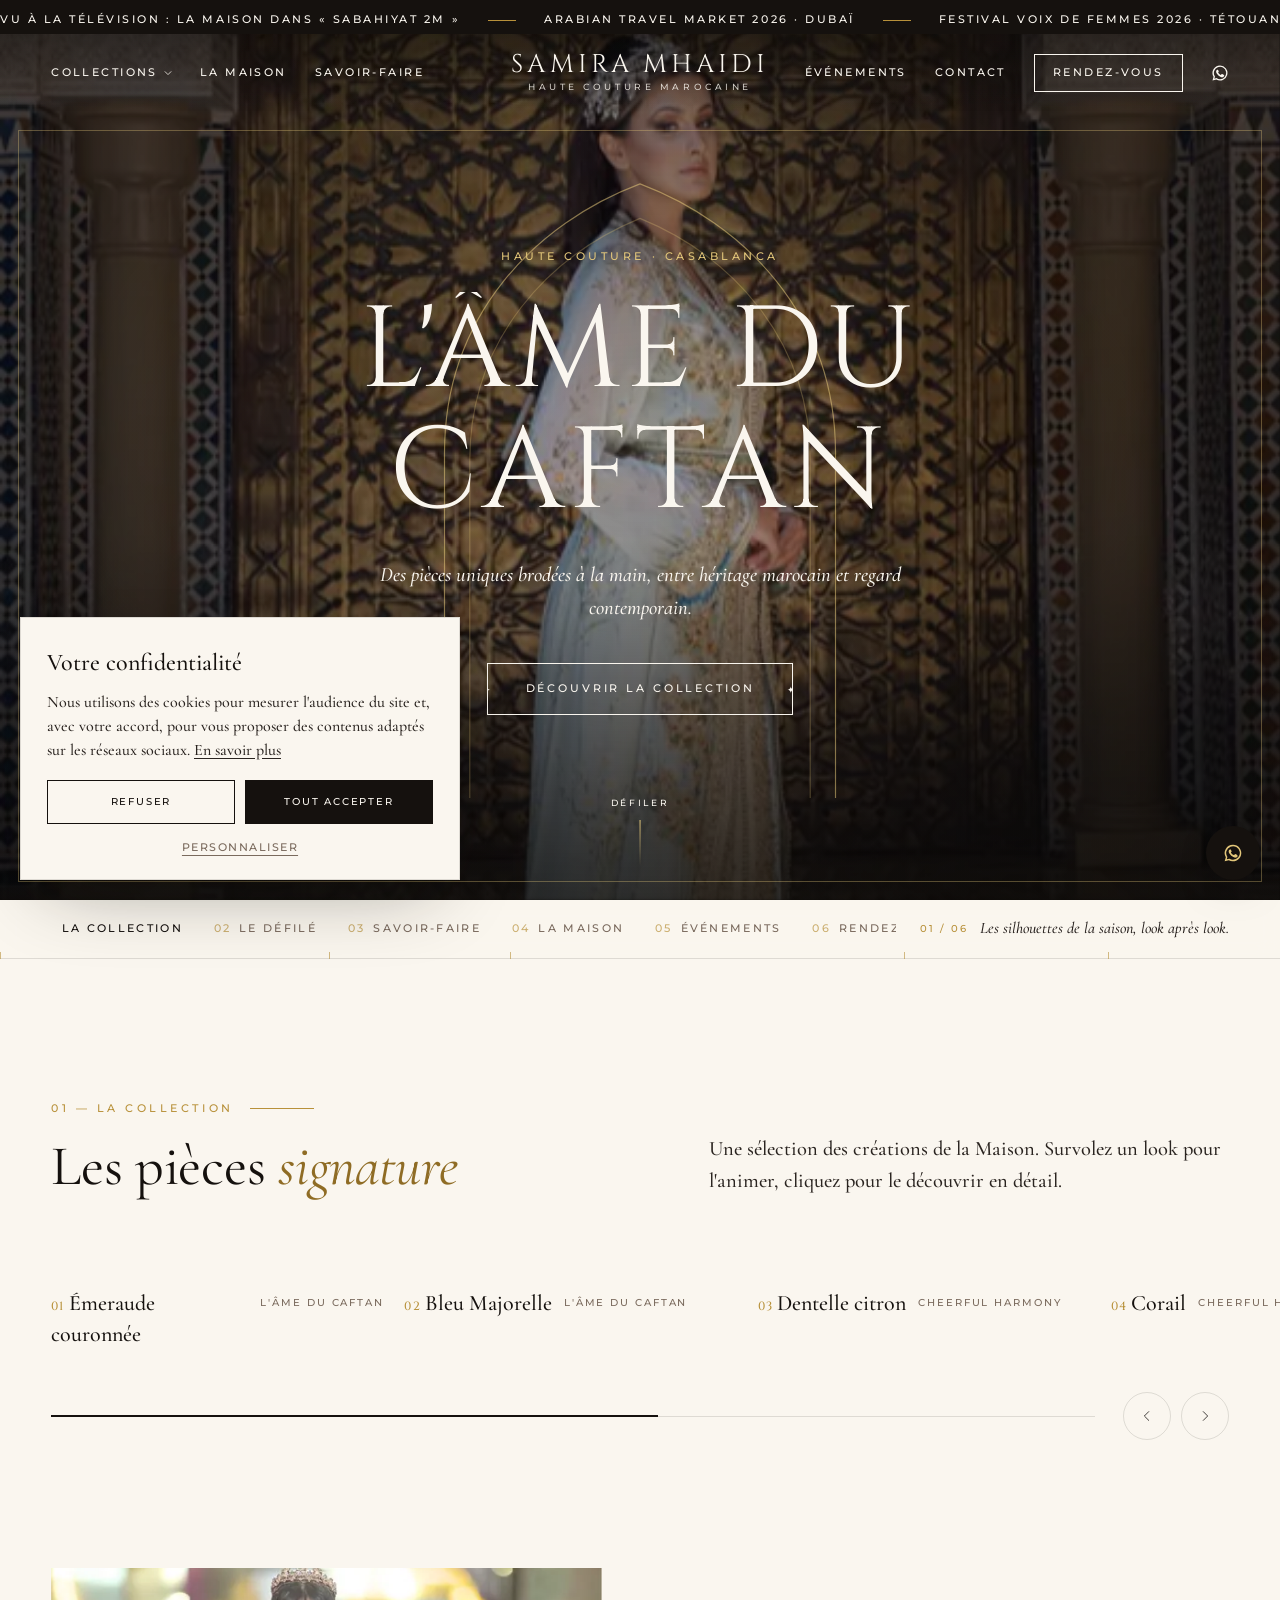
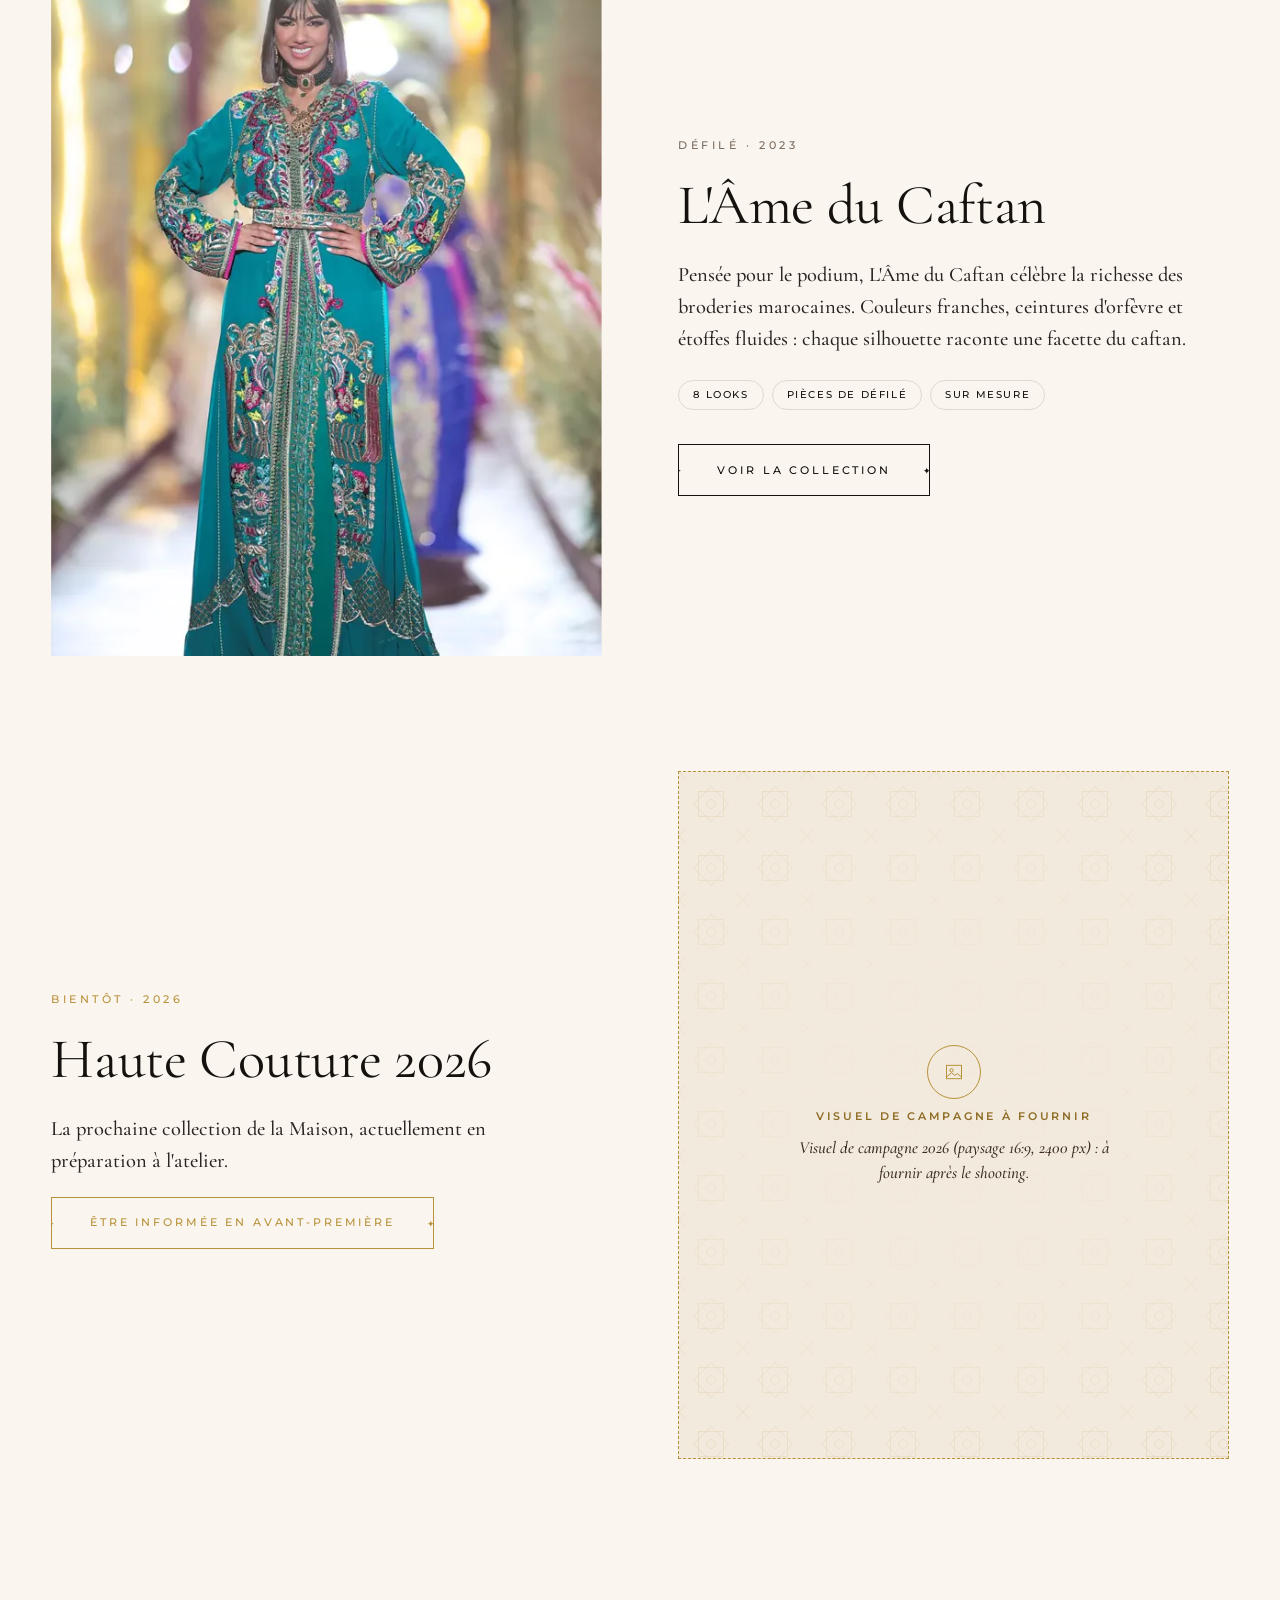
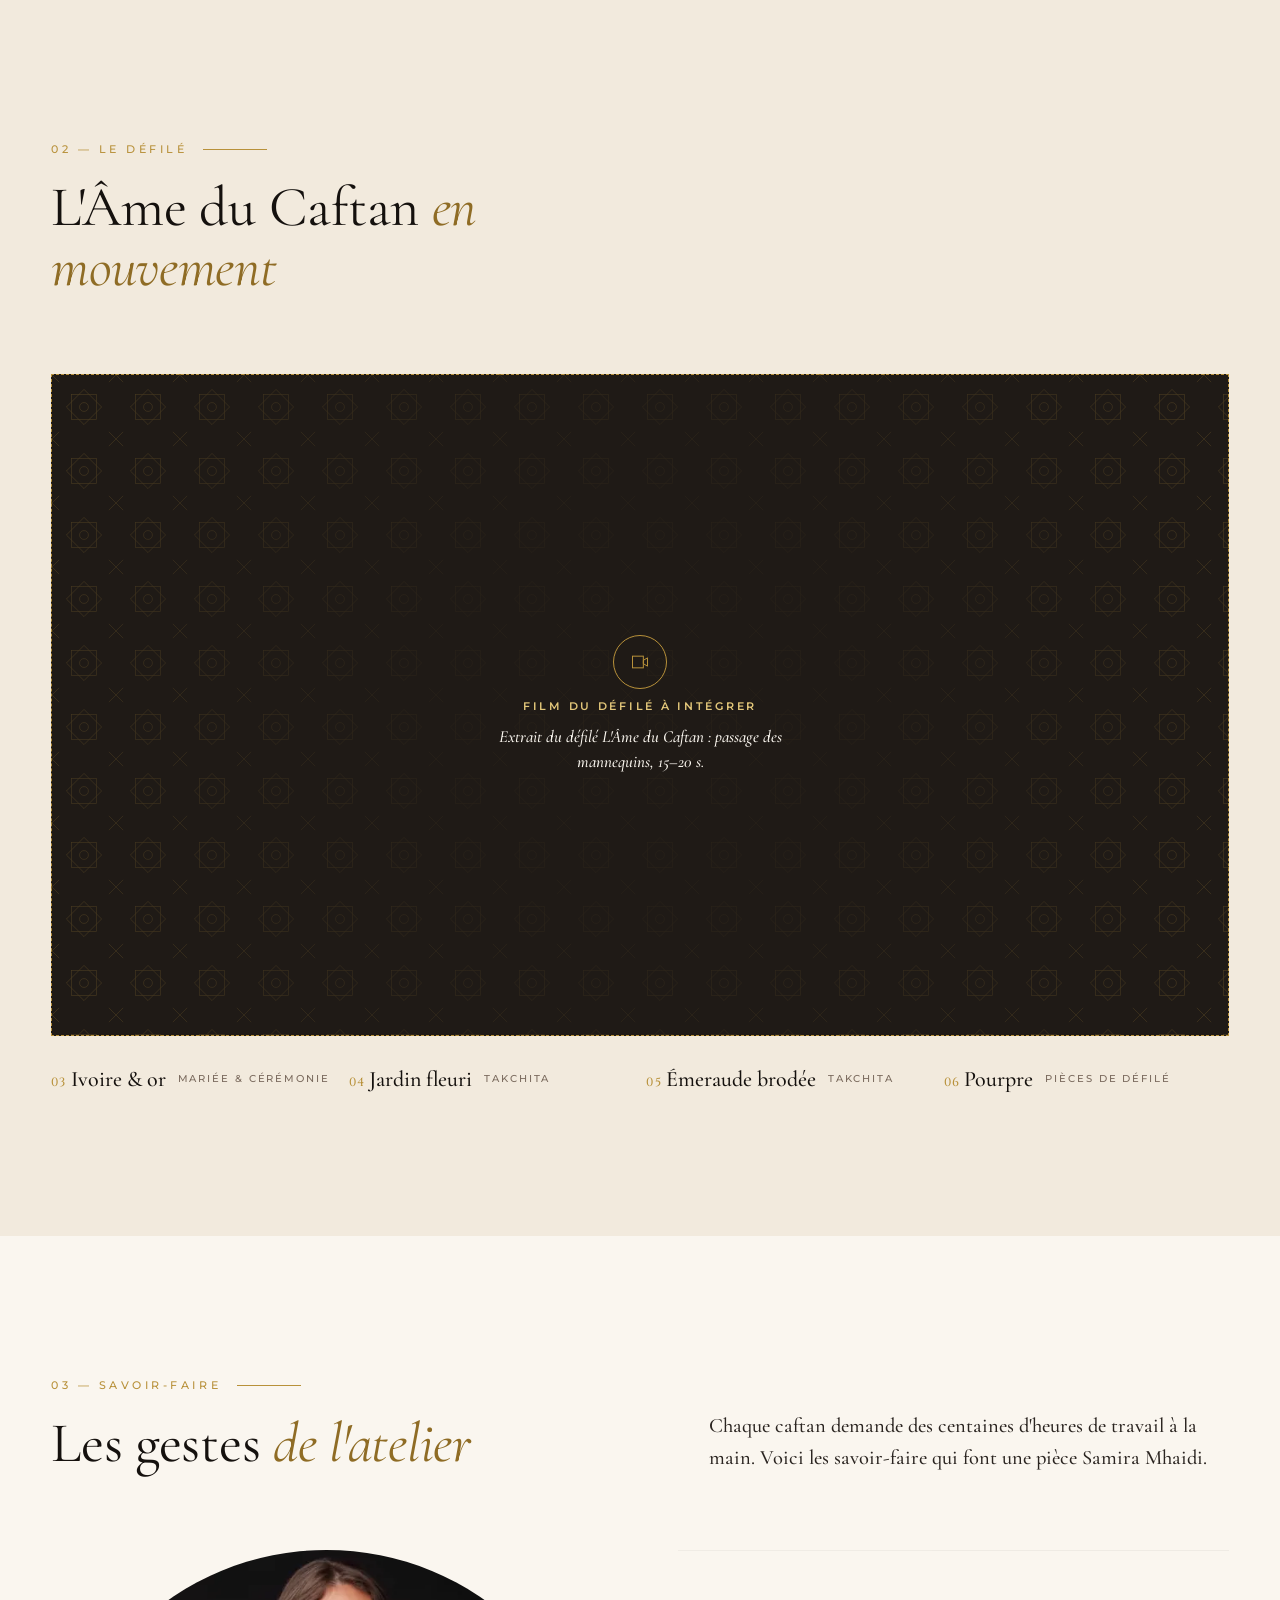
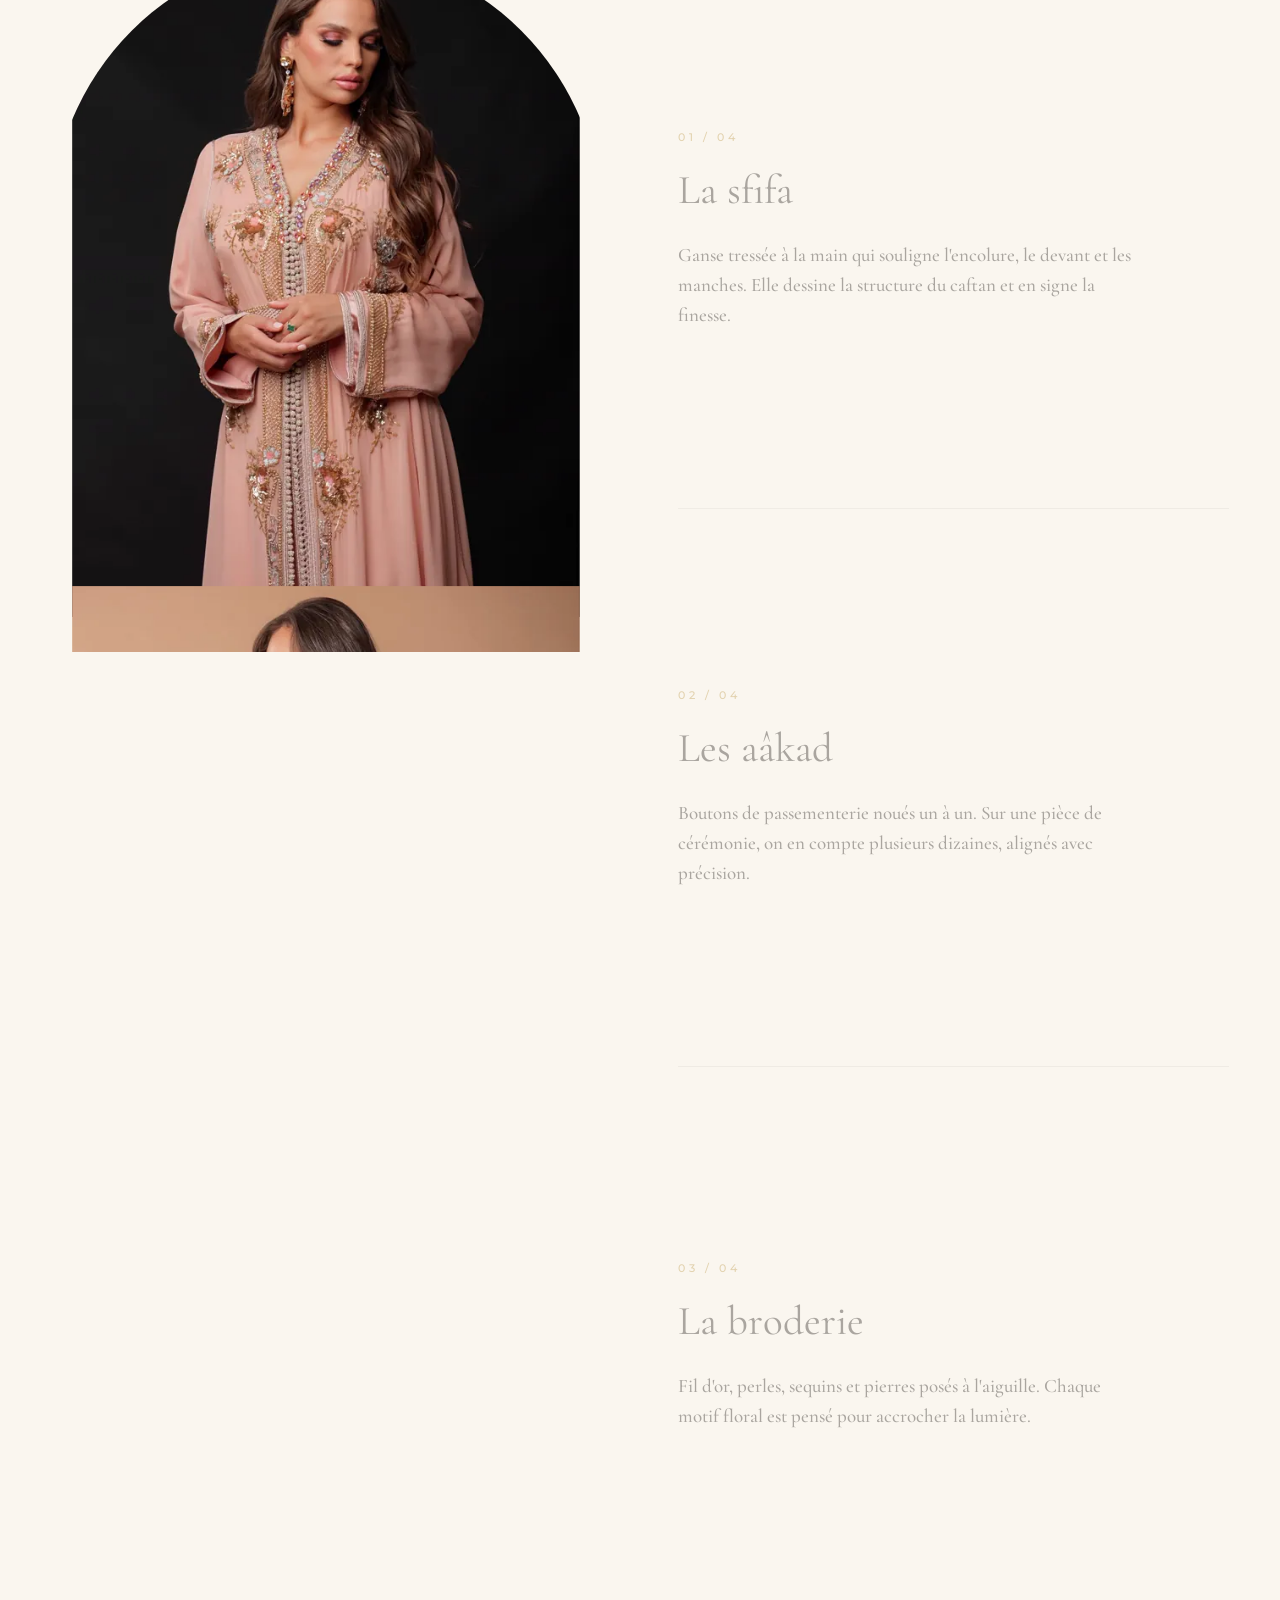
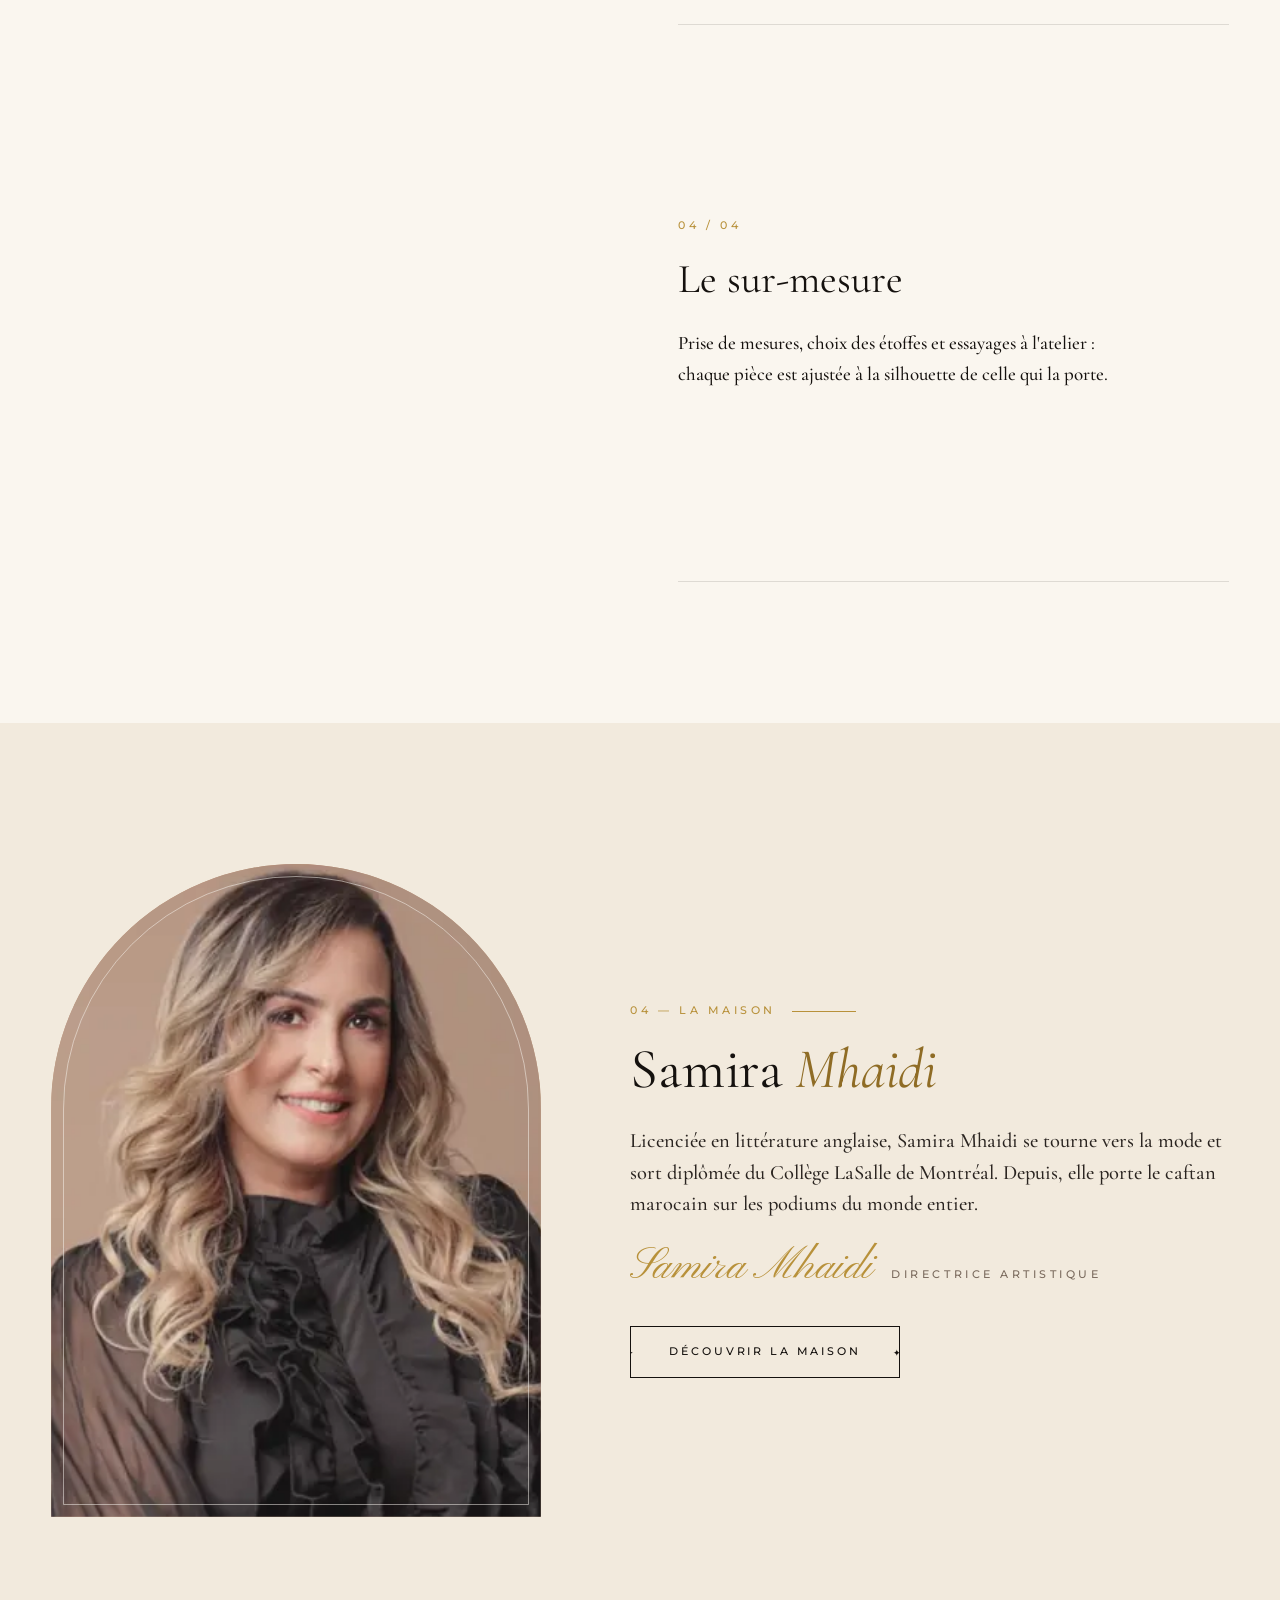
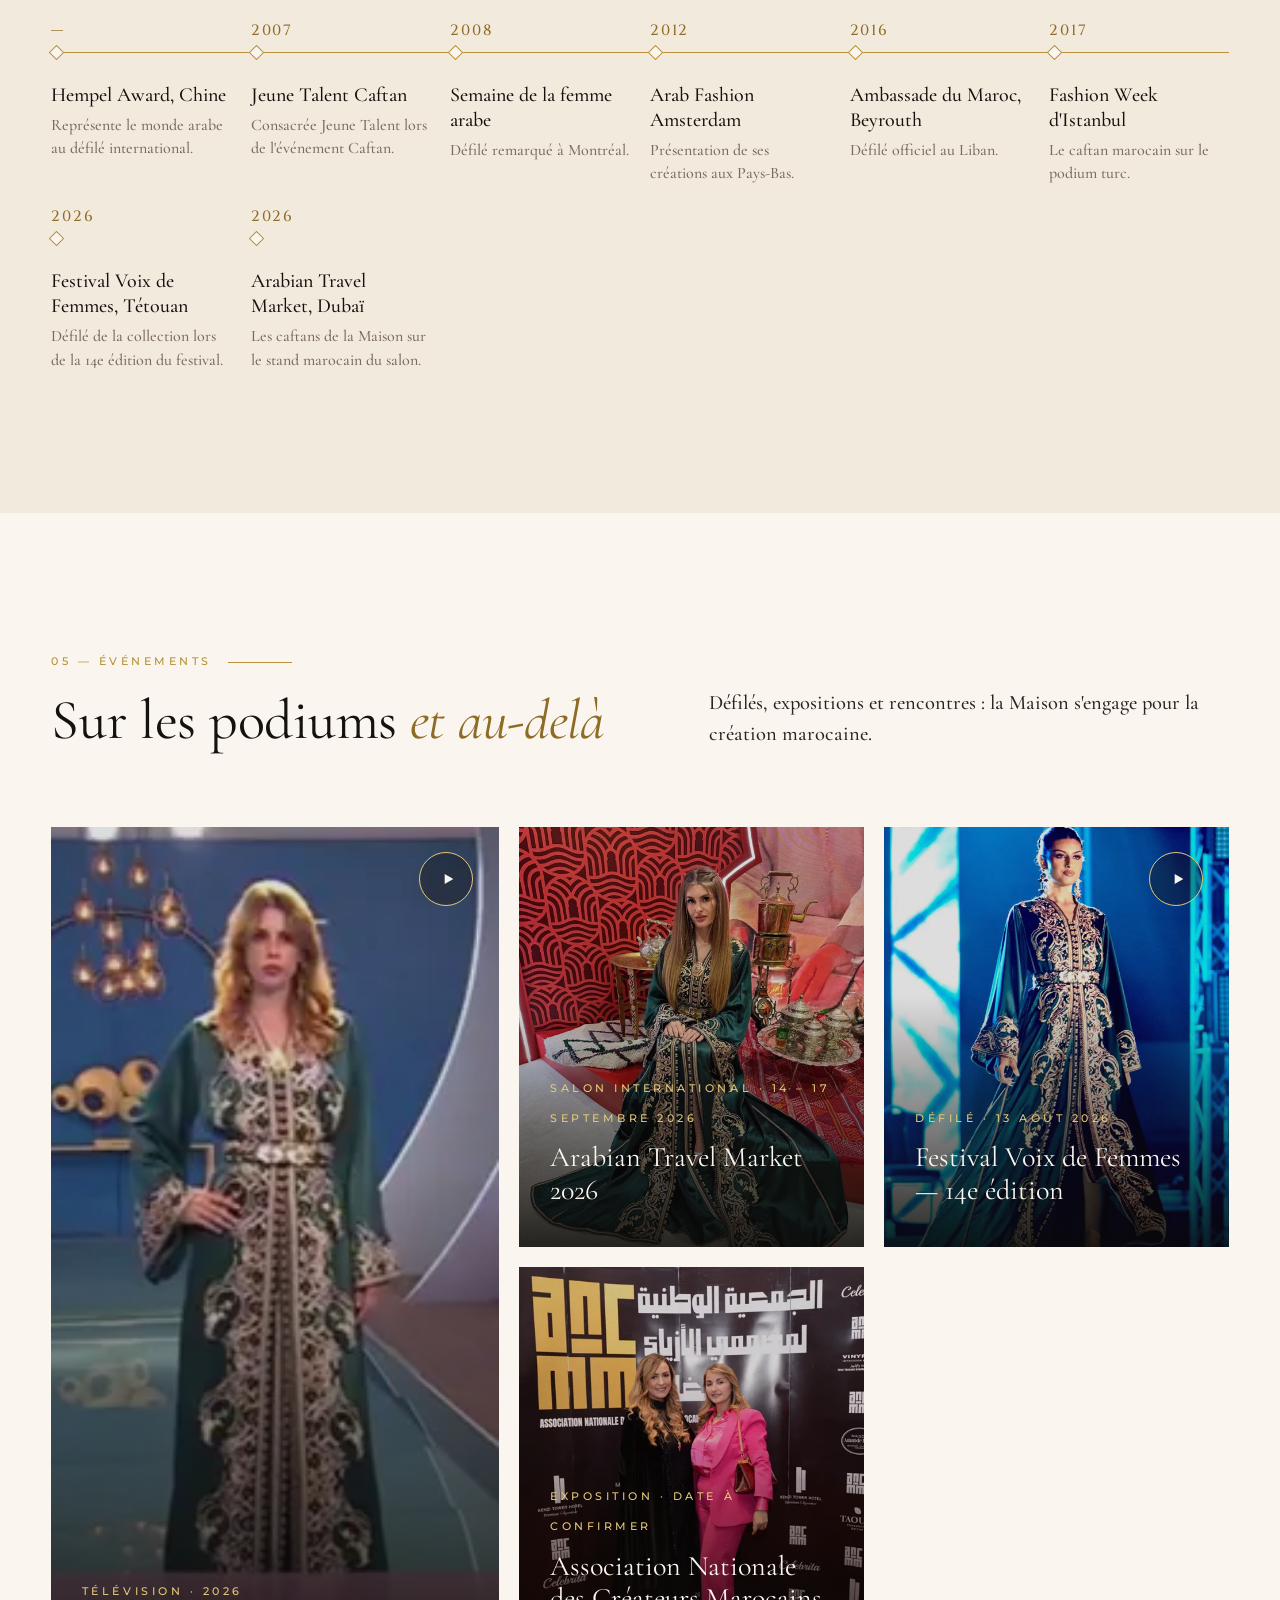
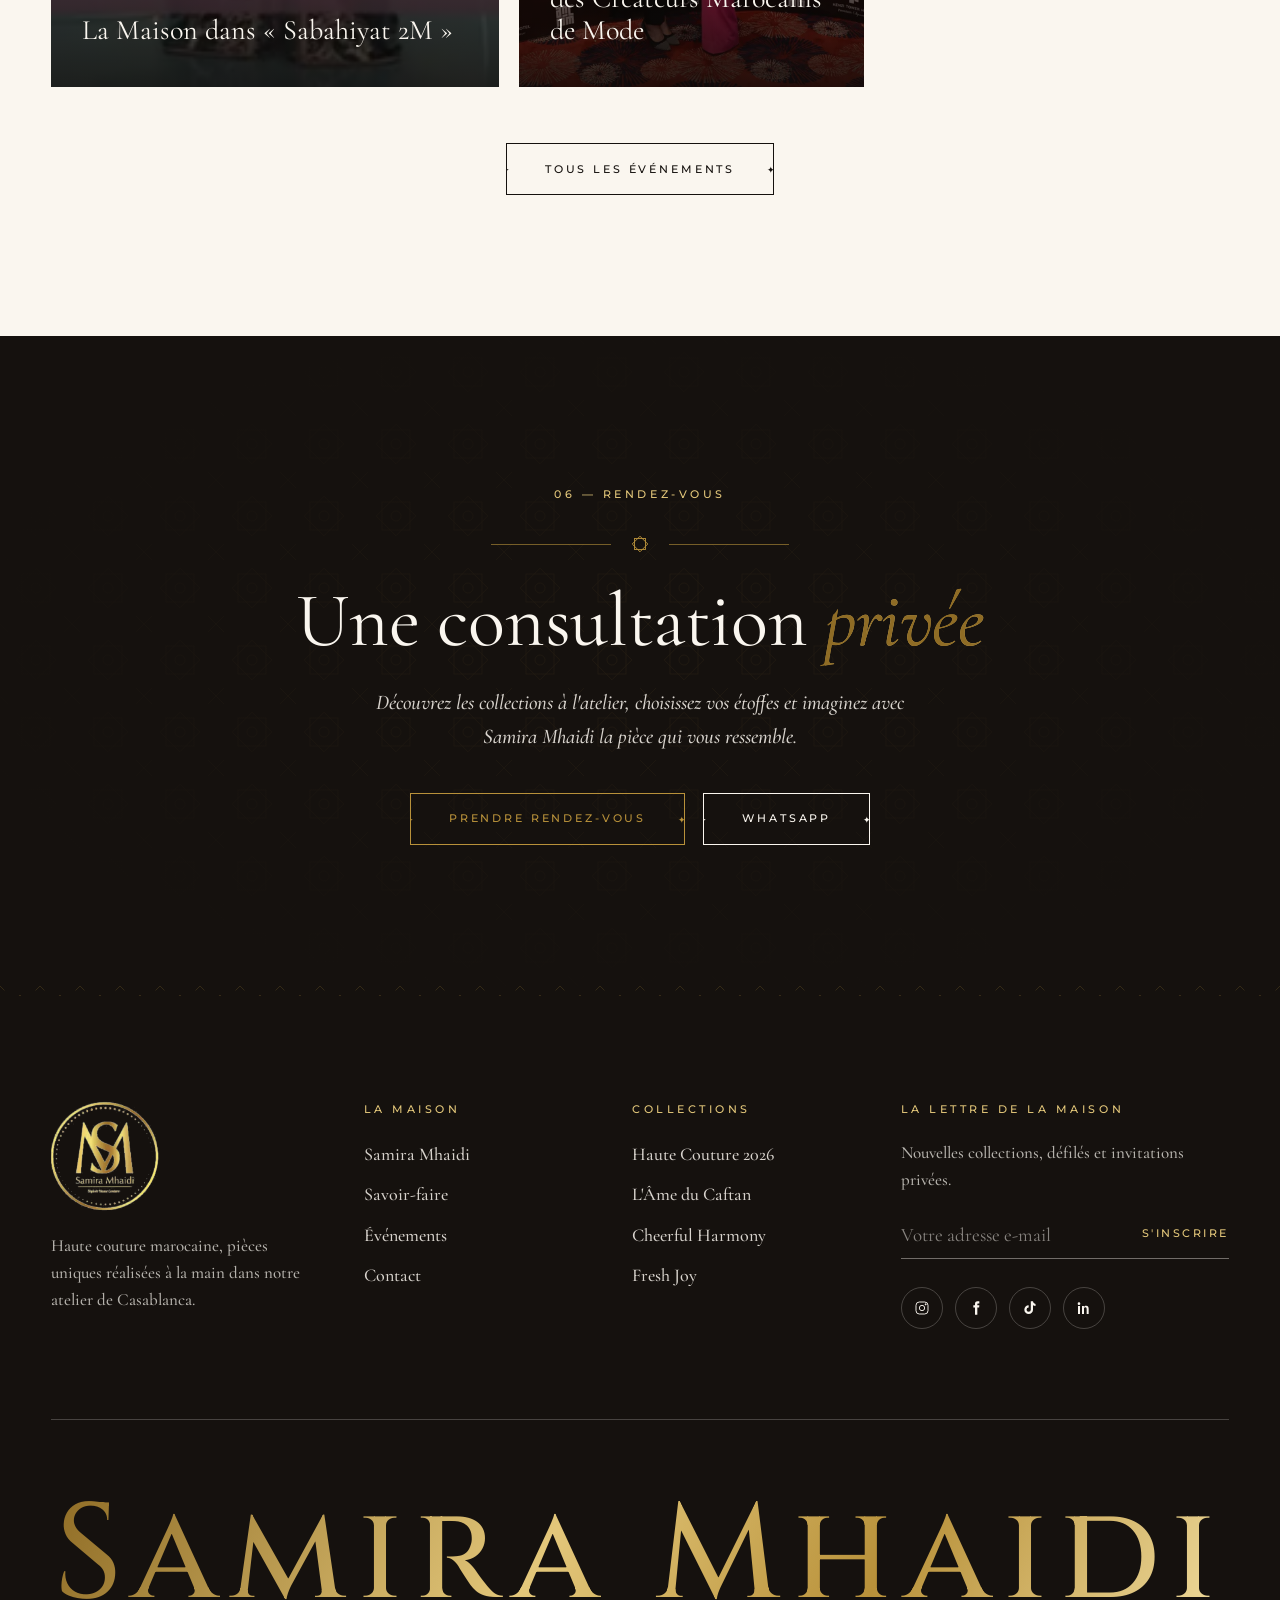
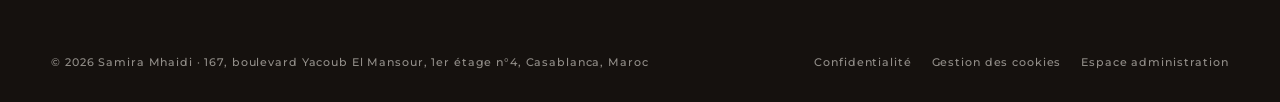
<file: index.html>
<!doctype html>
<html lang="fr">
<head>
  <meta charset="utf-8">
  <meta name="viewport" content="width=device-width, initial-scale=1">
  <title>Samira Mhaidi — Haute Couture Marocaine · Caftans sur mesure à Casablanca</title>
  <meta name="description" content="Maison de haute couture marocaine fondée par Samira Mhaidi. Caftans et takchitas brodés à la main, pièces uniques sur mesure dans notre atelier de Casablanca.">
  <meta property="og:type" content="website">
  <meta property="og:title" content="Samira Mhaidi — Haute Couture Marocaine">
  <meta property="og:description" content="Caftans et takchitas brodés à la main, pièces uniques sur mesure à Casablanca.">
  <meta property="og:image" content="assets/img/hero-porte-doree.jpg">
  <meta name="theme-color" content="#15110e">
  <link rel="icon" type="image/png" href="assets/img/favicon.png">
  <link rel="preconnect" href="https://fonts.googleapis.com">
  <link rel="preconnect" href="https://fonts.gstatic.com" crossorigin>
  <link href="https://fonts.googleapis.com/css2?family=Cinzel:wght@400;500&family=Cormorant+Garamond:ital,wght@0,400;0,500;0,600;1,400;1,500&family=Montserrat:wght@400;500;600&family=Pinyon+Script&display=swap" rel="stylesheet">
  <link rel="stylesheet" href="assets/css/site.css">
  <script>try{if(sessionStorage.getItem("sm_loaded"))document.documentElement.classList.add("no-loader")}catch(e){}</script>
  <script defer src="assets/js/config.js"></script>
  <script defer src="assets/js/seed.js"></script>
  <script defer src="assets/js/store.js"></script>
  <script defer src="assets/js/site.js"></script>
  <script type="application/ld+json">
  {"@context":"https://schema.org","@type":"ClothingStore","name":"Samira Mhaidi","description":"Maison de haute couture marocaine : caftans et takchitas brodés à la main, sur mesure.","image":"assets/img/hero-porte-doree.jpg","telephone":"+212663015289","email":"samira.mhaidi@gmail.com","address":{"@type":"PostalAddress","streetAddress":"167, boulevard Yacoub El Mansour, 1er étage n°4","addressLocality":"Casablanca","postalCode":"20250","addressCountry":"MA"},"founder":{"@type":"Person","name":"Samira Mhaidi","jobTitle":"Directrice artistique"}}
  </script>
</head>
<body data-page="home">
  <div class="loader" aria-hidden="true"><div class="loader__in"><img src="assets/img/logo-sm-cercle.webp" alt=""><div class="loader__bar"><i></i></div></div></div>

  <main id="main">
    <section class="hero" data-bind="hero" aria-label="Ouverture"></section>

    <nav class="chapters" aria-label="Chapitres de la page">
      <div class="wrap chapters__inner">
        <ul class="chapters__list"></ul>
        <div class="chapters__now"><span class="chapters__count"></span><span class="chapters__text"></span></div>
      </div>
      <div class="chapters__progress"><i></i></div>
      <div class="chapters__ticks"></div>
    </nav>

    <section class="section" id="collection" data-bind="collection"></section>
    <section class="section section--sand" id="defile" data-bind="defile"></section>
    <section class="section" id="savoir-faire" data-bind="savoir-faire"></section>
    <section class="section section--sand" id="maison" data-bind="maison"></section>
    <section class="section" id="evenements" data-bind="evenements"></section>
    <section class="section rdv" id="rendez-vous" data-bind="rendez-vous"></section>
  </main>

  <noscript><p style="padding:120px 24px;text-align:center">Ce site nécessite JavaScript pour afficher les collections.</p></noscript>
</body>
</html>
</file>
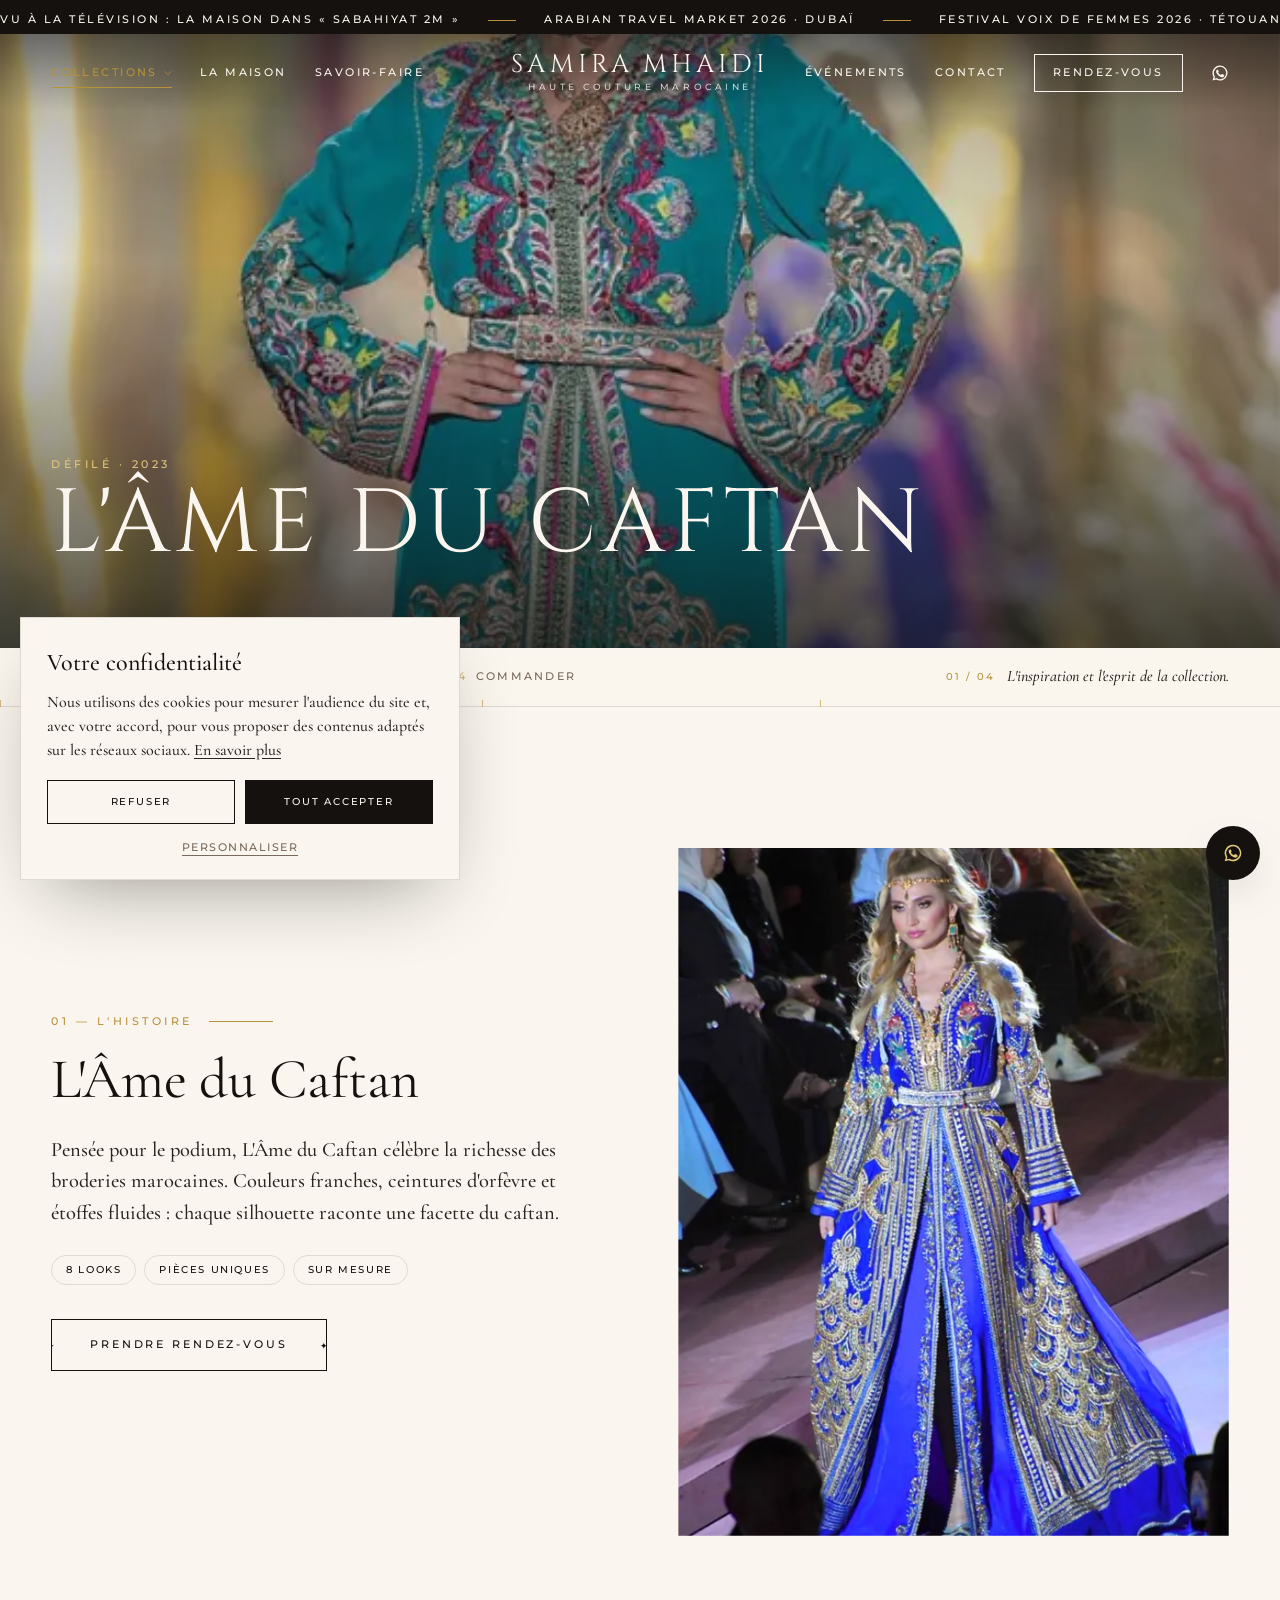
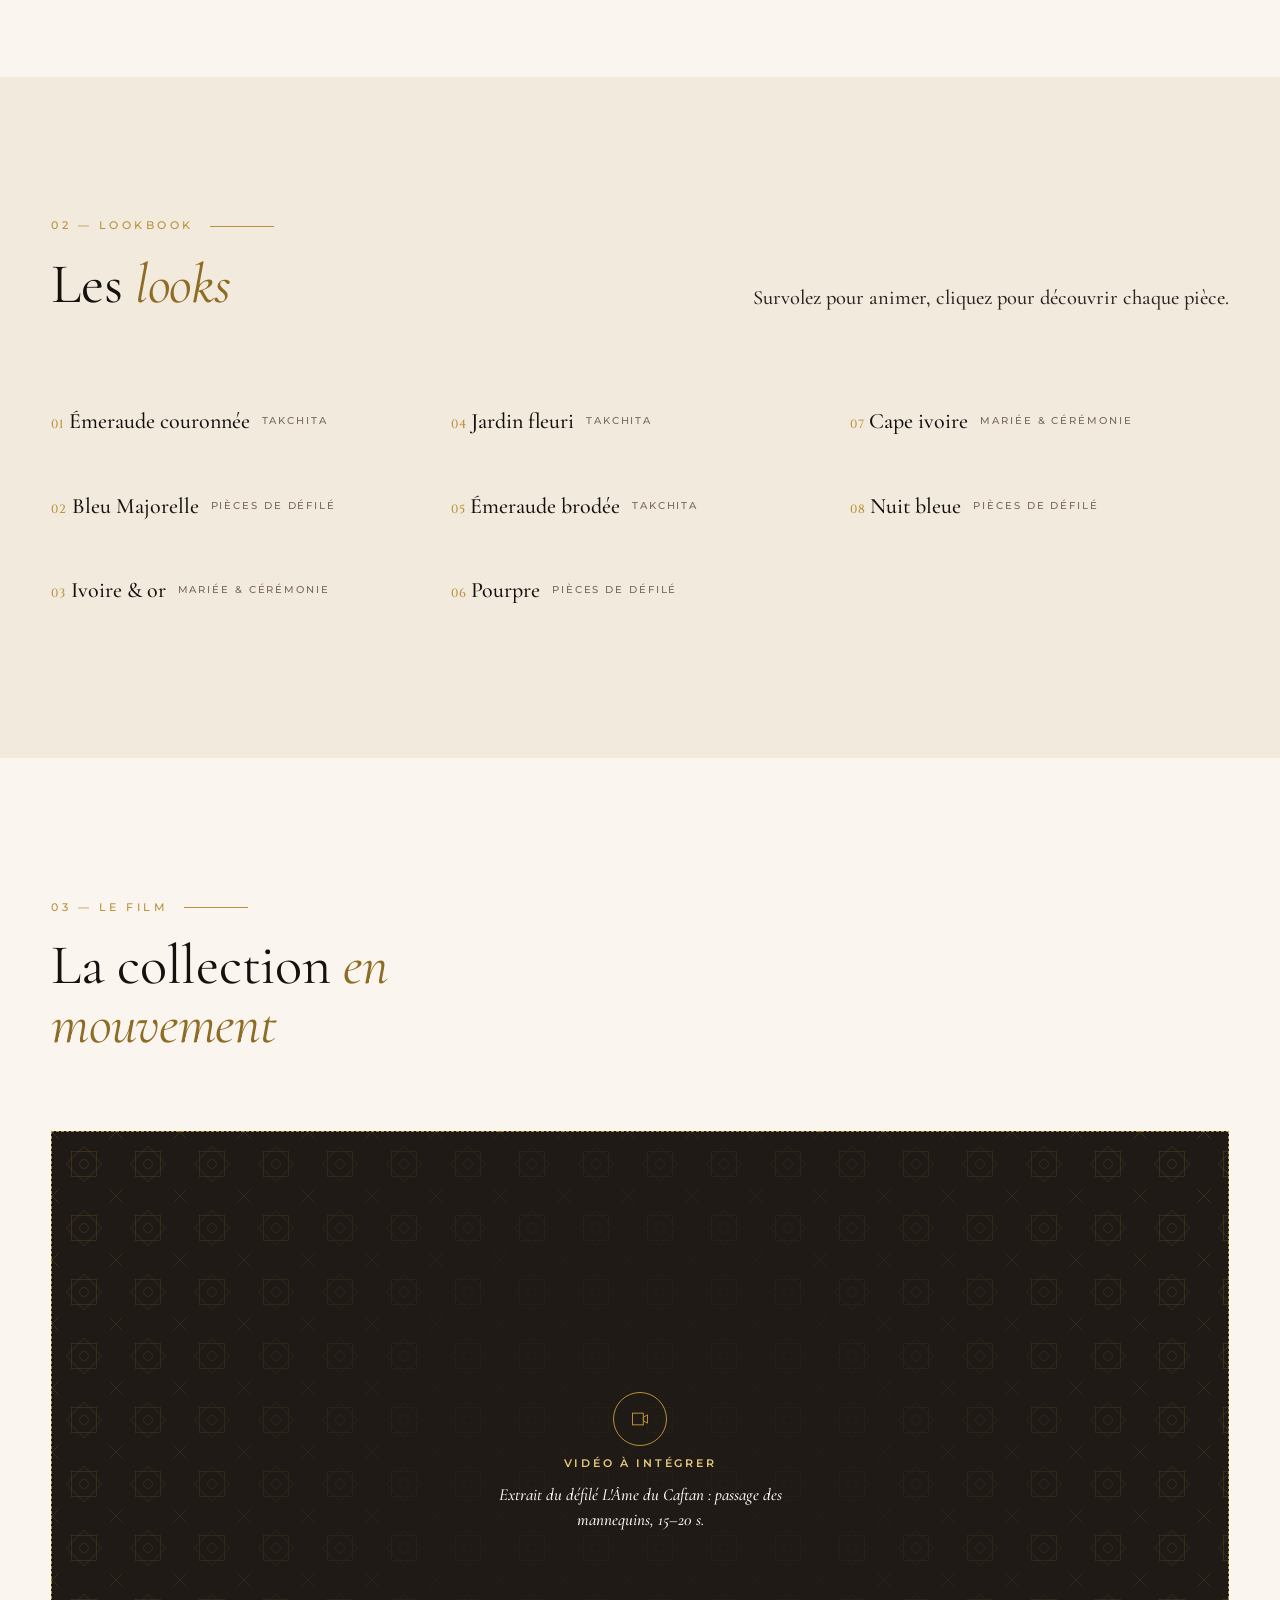
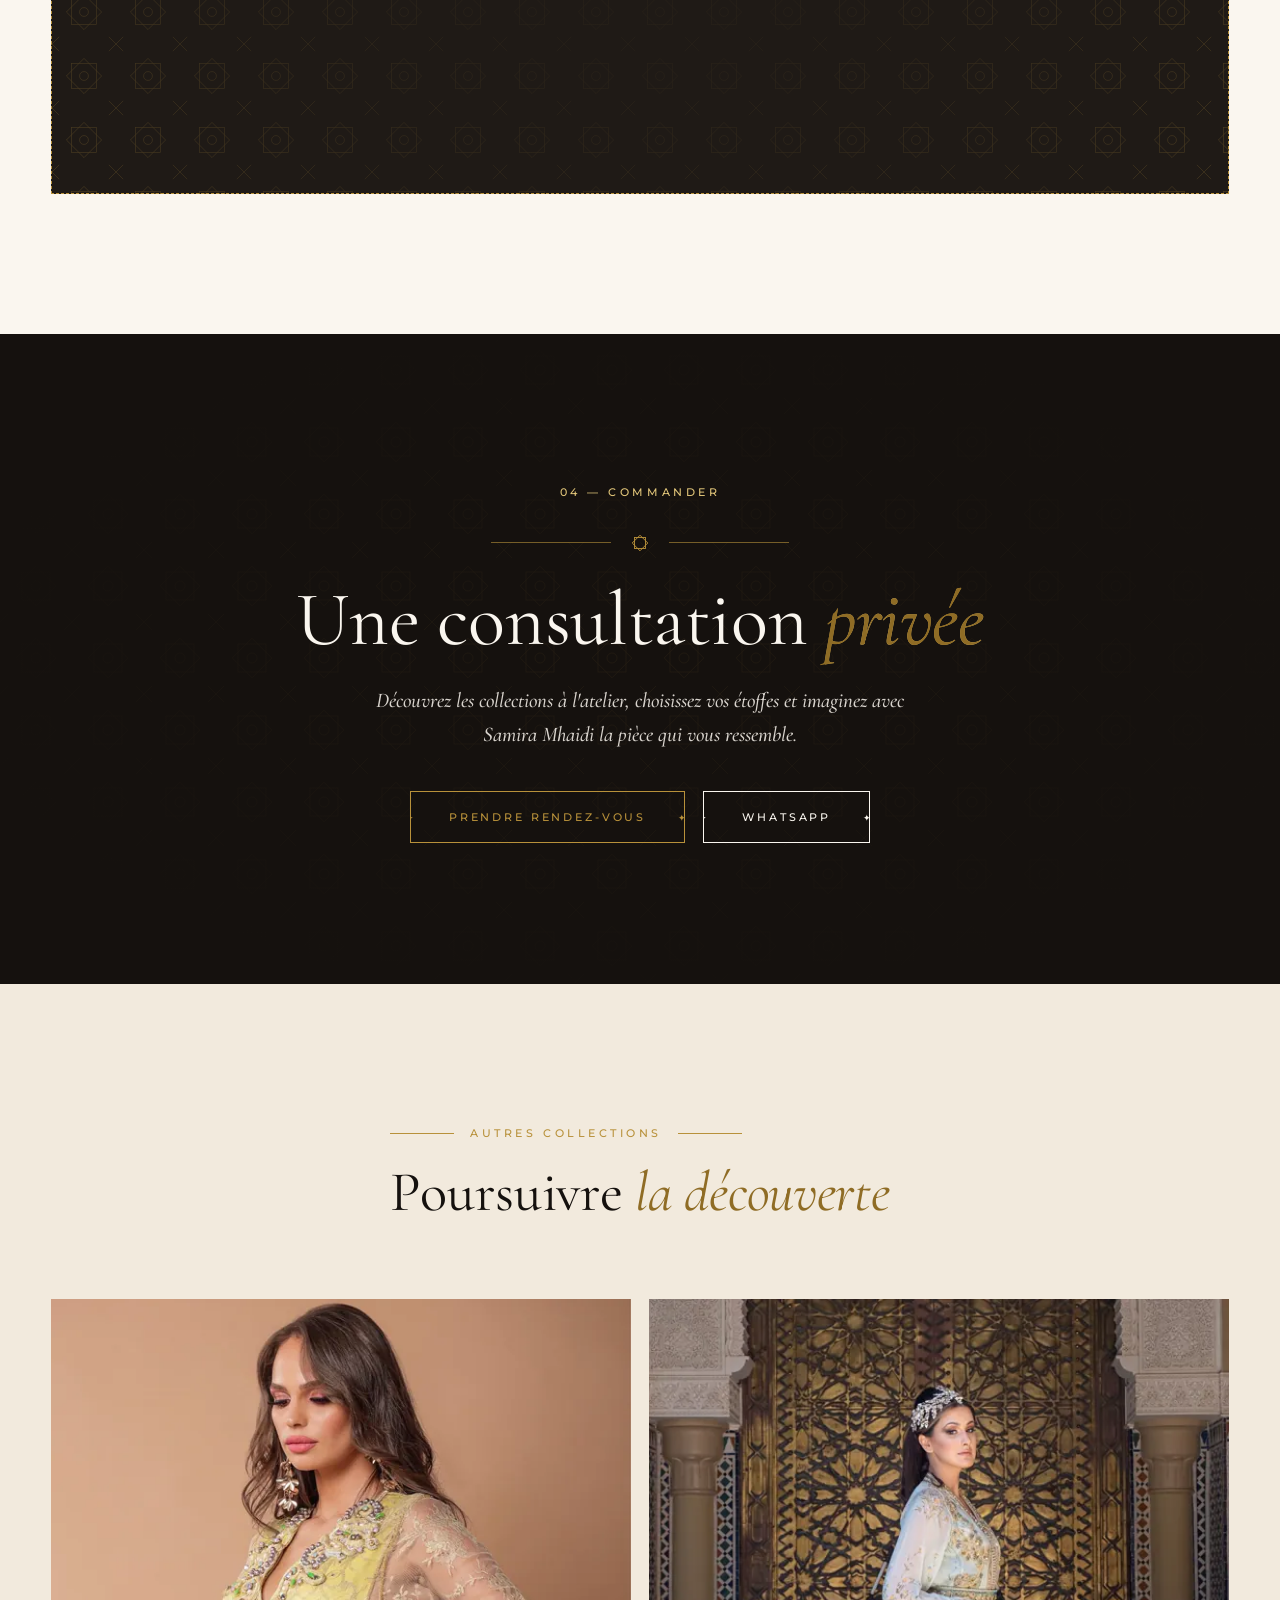
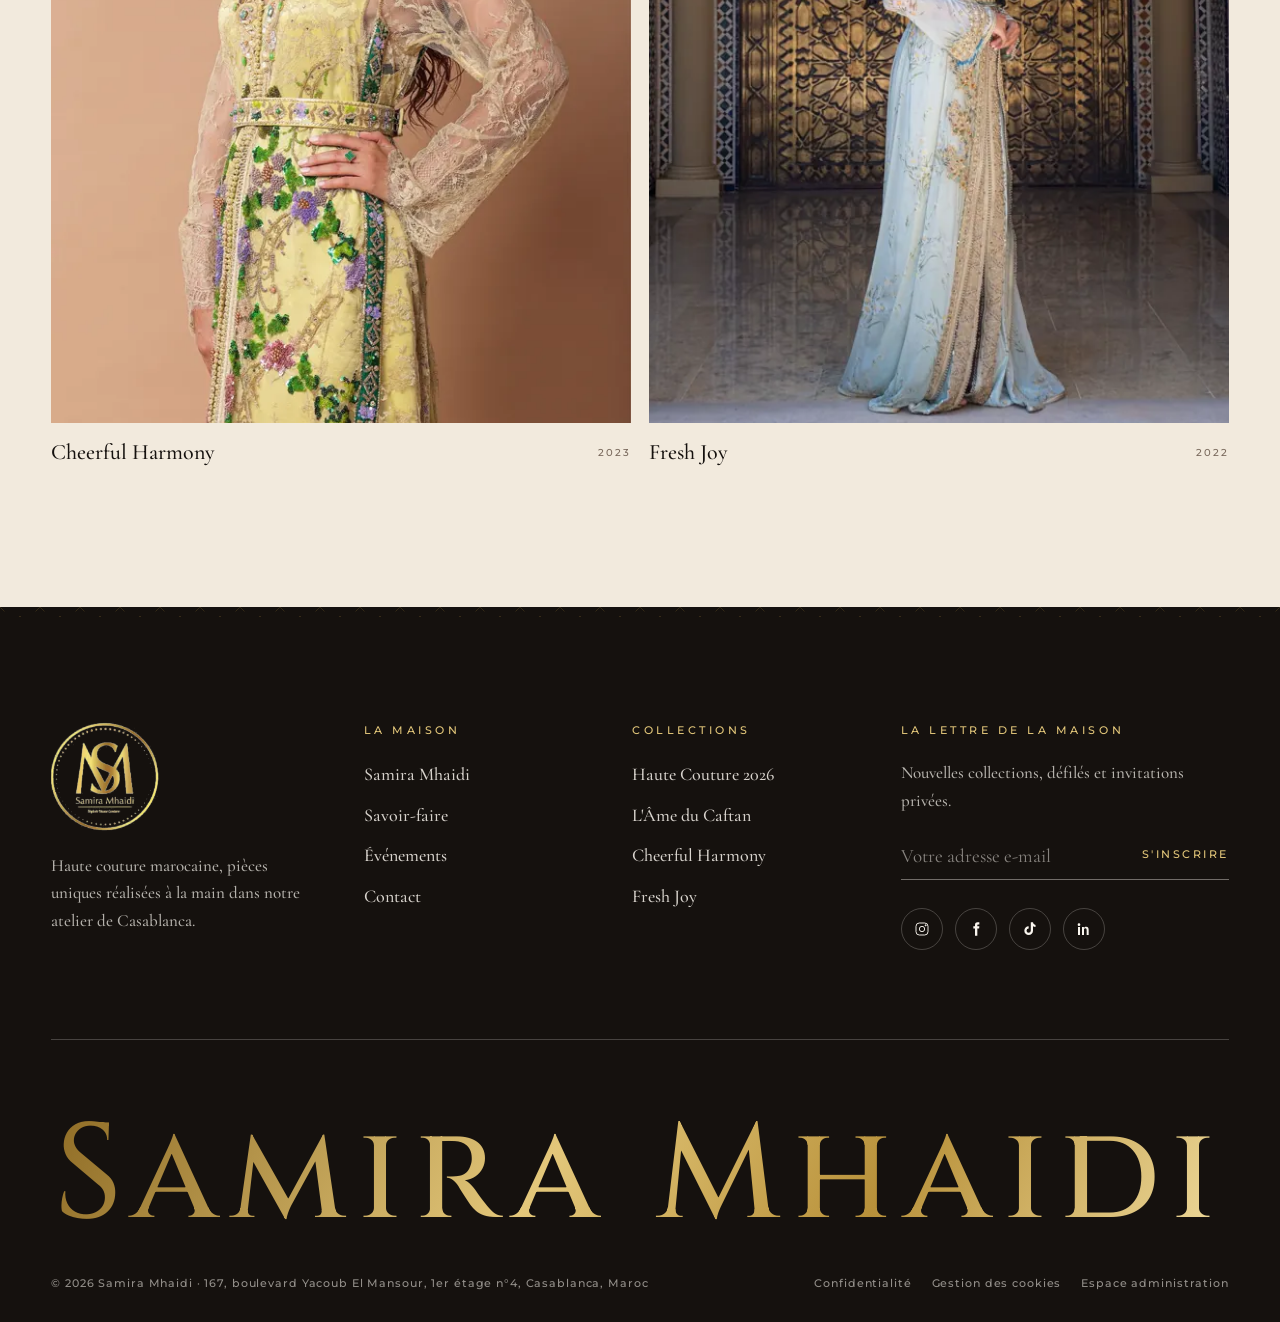
<file: collection.html>
<!doctype html>
<html lang="fr">
<head>
  <meta charset="utf-8">
  <meta name="viewport" content="width=device-width, initial-scale=1">
  <title>Collection — Samira Mhaidi Haute Couture</title>
  <meta name="description" content="Découvrez les looks de la collection, pièces uniques de haute couture marocaine réalisées sur mesure.">
  <meta name="theme-color" content="#15110e">
  <link rel="icon" type="image/png" href="assets/img/favicon.png">
  <link rel="preconnect" href="https://fonts.googleapis.com">
  <link rel="preconnect" href="https://fonts.gstatic.com" crossorigin>
  <link href="https://fonts.googleapis.com/css2?family=Cinzel:wght@400;500&family=Cormorant+Garamond:ital,wght@0,400;0,500;0,600;1,400;1,500&family=Montserrat:wght@400;500;600&family=Pinyon+Script&display=swap" rel="stylesheet">
  <link rel="stylesheet" href="assets/css/site.css">
  <script>try{if(sessionStorage.getItem("sm_loaded"))document.documentElement.classList.add("no-loader")}catch(e){}</script>
  <script defer src="assets/js/config.js"></script>
  <script defer src="assets/js/seed.js"></script>
  <script defer src="assets/js/store.js"></script>
  <script defer src="assets/js/site.js"></script>
</head>
<body data-page="collection">
  <div class="loader" aria-hidden="true"><div class="loader__in"><img src="assets/img/logo-sm-cercle.webp" alt=""><div class="loader__bar"><i></i></div></div></div>

  <main id="main">
    <header class="page-hero" data-bind="page-hero"></header>

    <nav class="chapters" aria-label="Chapitres de la page">
      <div class="wrap chapters__inner">
        <ul class="chapters__list"></ul>
        <div class="chapters__now"><span class="chapters__count"></span><span class="chapters__text"></span></div>
      </div>
      <div class="chapters__progress"><i></i></div>
      <div class="chapters__ticks"></div>
    </nav>

    <section class="section" id="histoire" data-chapter="L'histoire" data-chapter-text="L'inspiration et l'esprit de la collection." data-bind="histoire"></section>
    <section class="section section--sand" id="lookbook" data-chapter="Lookbook" data-chapter-text="Tous les looks, pièce par pièce." data-bind="lookbook"></section>
    <section class="section" id="film" data-chapter="Le film" data-chapter-text="La collection en mouvement." data-bind="film"></section>
    <section class="section rdv" id="commander" data-chapter="Commander" data-chapter-text="Rendez-vous à l'atelier pour une pièce sur mesure." data-bind="rendez-vous"></section>
    <section class="section section--sand" data-bind="autres"></section>
  </main>
</body>
</html>
</file>
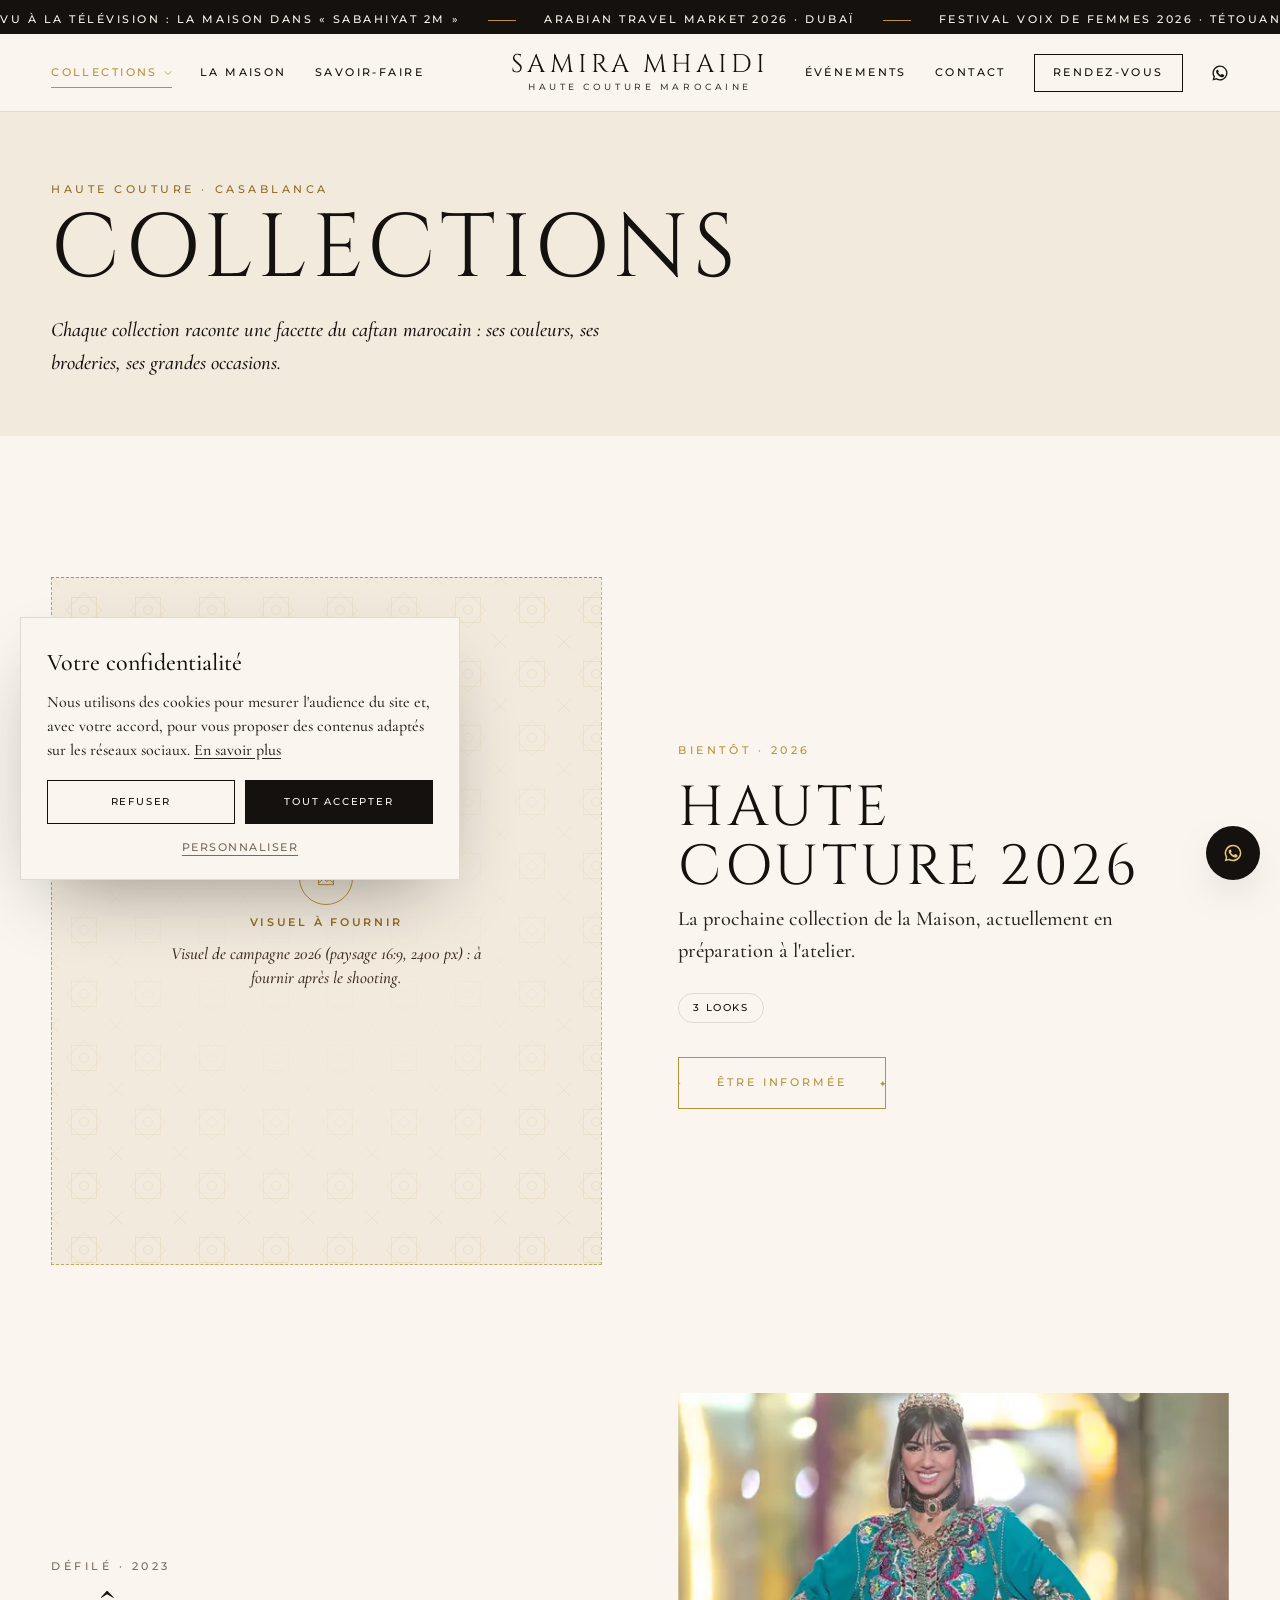
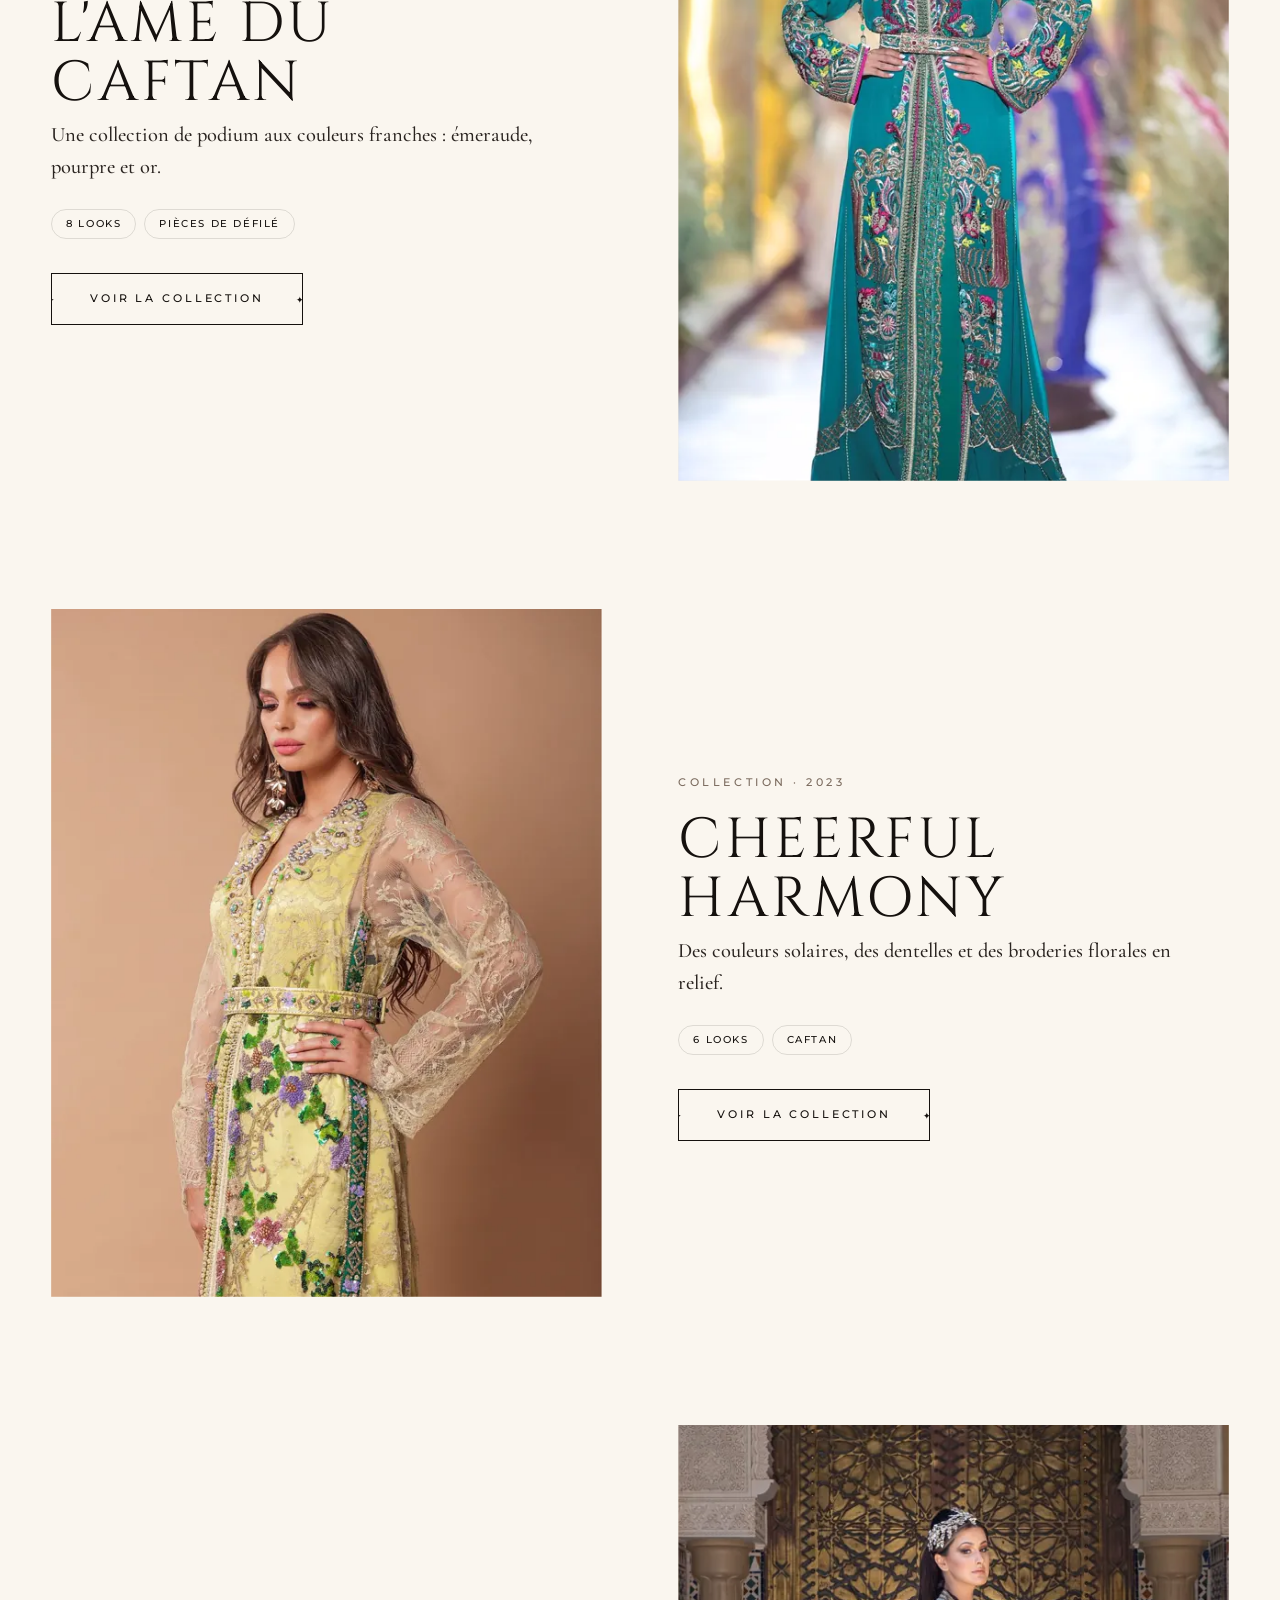
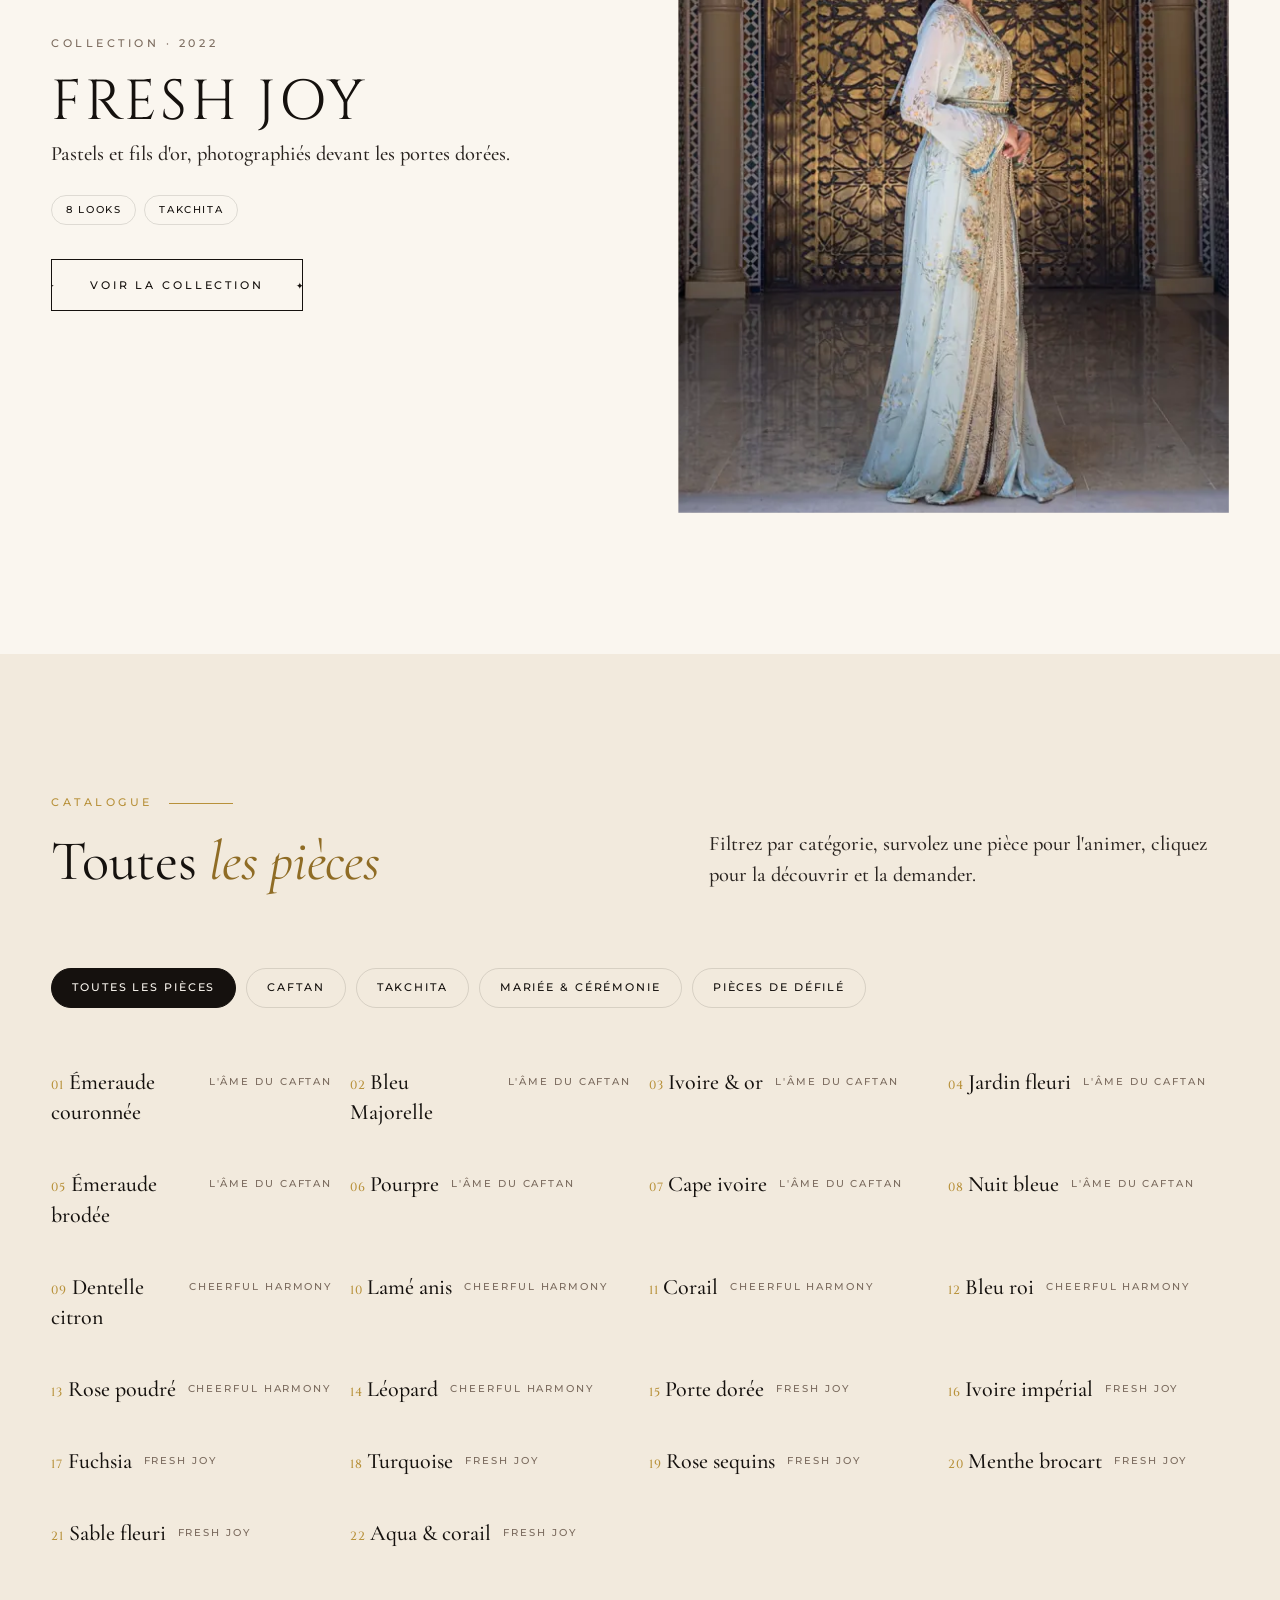
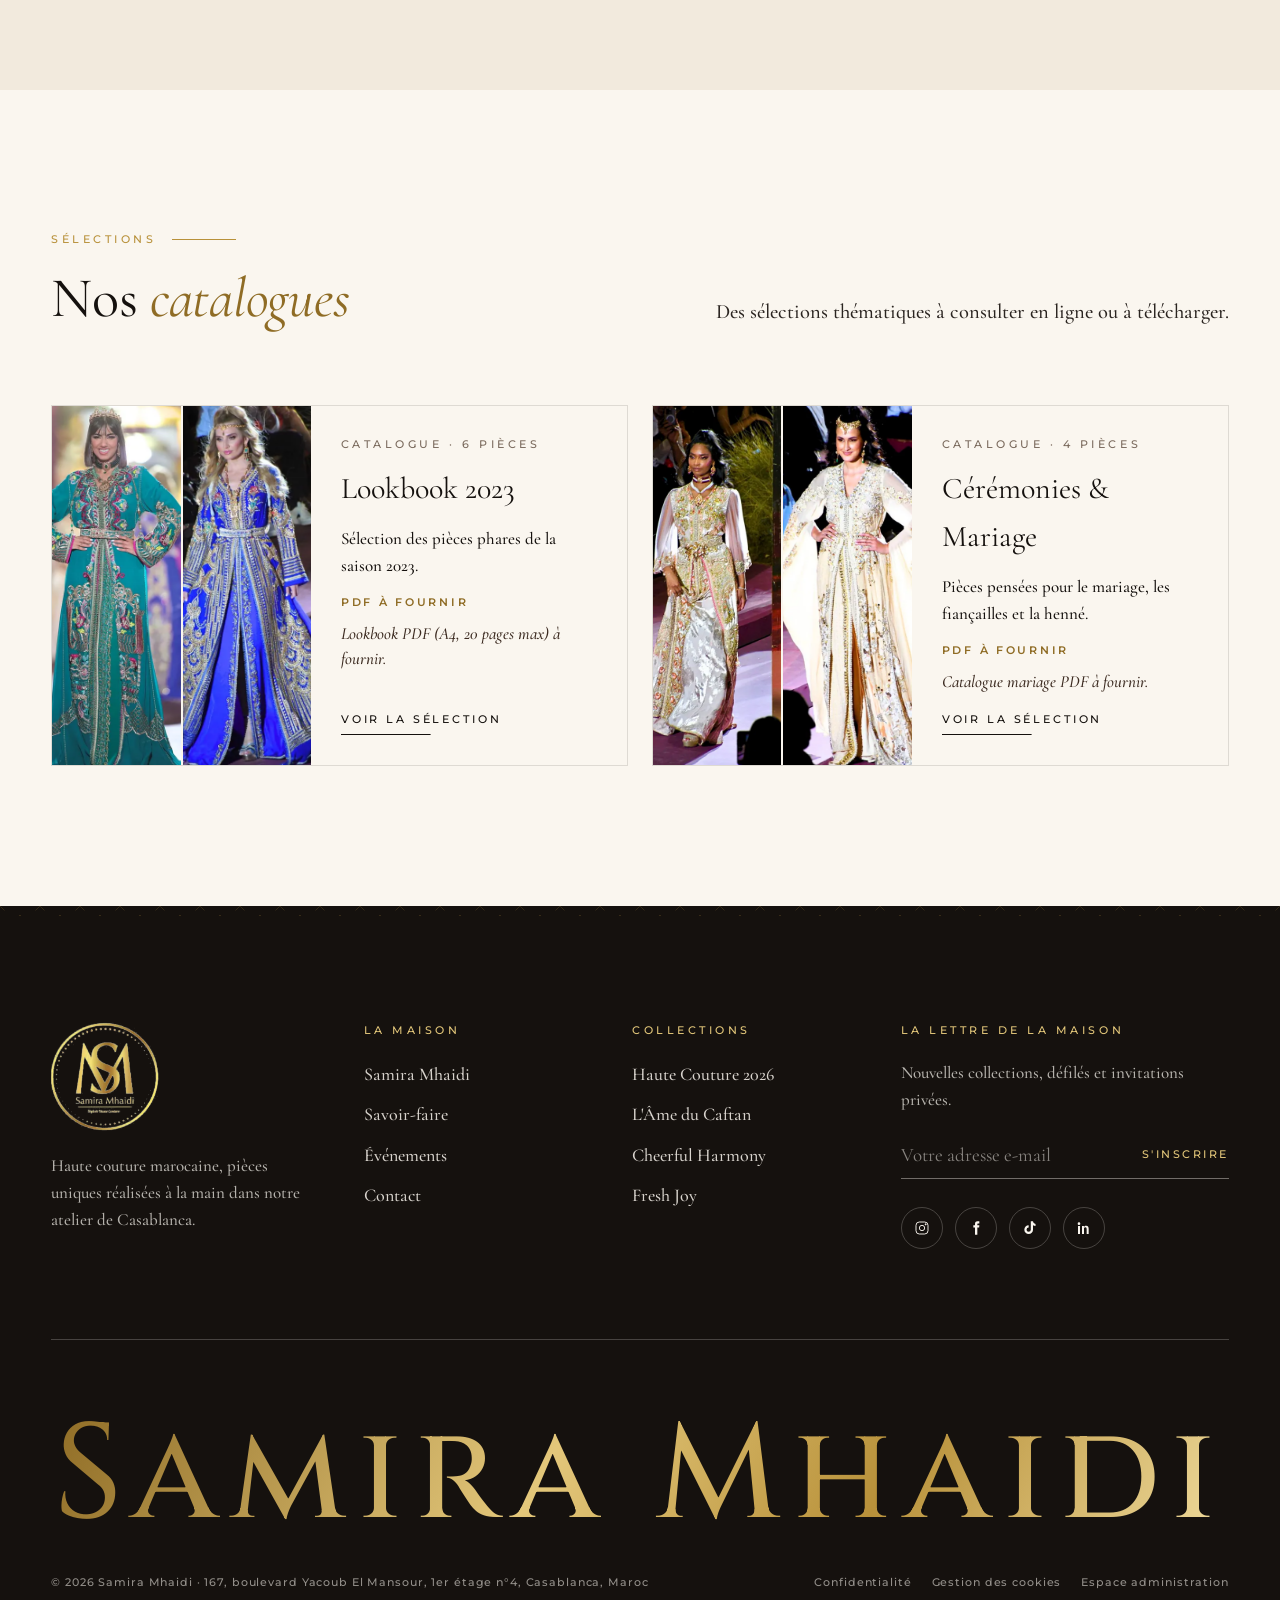
<file: collections.html>
<!doctype html>
<html lang="fr">
<head>
  <meta charset="utf-8">
  <meta name="viewport" content="width=device-width, initial-scale=1">
  <title>Collections — Samira Mhaidi Haute Couture</title>
  <meta name="description" content="Les collections de la Maison Samira Mhaidi : L'Âme du Caftan, Cheerful Harmony, Fresh Joy. Caftans, takchitas et tenues de cérémonie sur mesure.">
  <meta name="theme-color" content="#15110e">
  <link rel="icon" type="image/png" href="assets/img/favicon.png">
  <link rel="preconnect" href="https://fonts.googleapis.com">
  <link rel="preconnect" href="https://fonts.gstatic.com" crossorigin>
  <link href="https://fonts.googleapis.com/css2?family=Cinzel:wght@400;500&family=Cormorant+Garamond:ital,wght@0,400;0,500;0,600;1,400;1,500&family=Montserrat:wght@400;500;600&family=Pinyon+Script&display=swap" rel="stylesheet">
  <link rel="stylesheet" href="assets/css/site.css">
  <script>try{if(sessionStorage.getItem("sm_loaded"))document.documentElement.classList.add("no-loader")}catch(e){}</script>
  <script defer src="assets/js/config.js"></script>
  <script defer src="assets/js/seed.js"></script>
  <script defer src="assets/js/store.js"></script>
  <script defer src="assets/js/site.js"></script>
</head>
<body data-page="collections">
  <div class="loader" aria-hidden="true"><div class="loader__in"><img src="assets/img/logo-sm-cercle.webp" alt=""><div class="loader__bar"><i></i></div></div></div>

  <main id="main">
    <header class="page-hero page-hero--light">
      <div class="wrap page-hero__content">
        <span class="eyebrow" style="color:var(--gold-deep)">Haute Couture · Casablanca</span>
        <h1 class="display">Collections</h1>
        <p>Chaque collection raconte une facette du caftan marocain : ses couleurs, ses broderies, ses grandes occasions.</p>
      </div>
    </header>

    <section class="section">
      <div class="wrap"><div class="coll-list" data-bind="collections"></div></div>
    </section>

    <section class="section section--sand" id="pieces">
      <div class="wrap">
        <div class="s-head">
          <div class="reveal"><div class="s-head__num eyebrow">Catalogue</div><h2 class="title">Toutes <em>les pièces</em></h2></div>
          <p class="lead reveal reveal-d1">Filtrez par catégorie, survolez une pièce pour l'animer, cliquez pour la découvrir et la demander.</p>
        </div>
        <div class="filters" data-bind="filters"></div>
        <div class="grid-looks" data-bind="pieces"></div>
      </div>
    </section>

    <section class="section" id="catalogues">
      <div class="wrap">
        <div class="s-head">
          <div class="reveal"><div class="s-head__num eyebrow">Sélections</div><h2 class="title">Nos <em>catalogues</em></h2></div>
          <p class="lead reveal reveal-d1">Des sélections thématiques à consulter en ligne ou à télécharger.</p>
        </div>
        <div class="cat-cards" data-bind="catalogues"></div>
      </div>
    </section>
  </main>
</body>
</html>
</file>
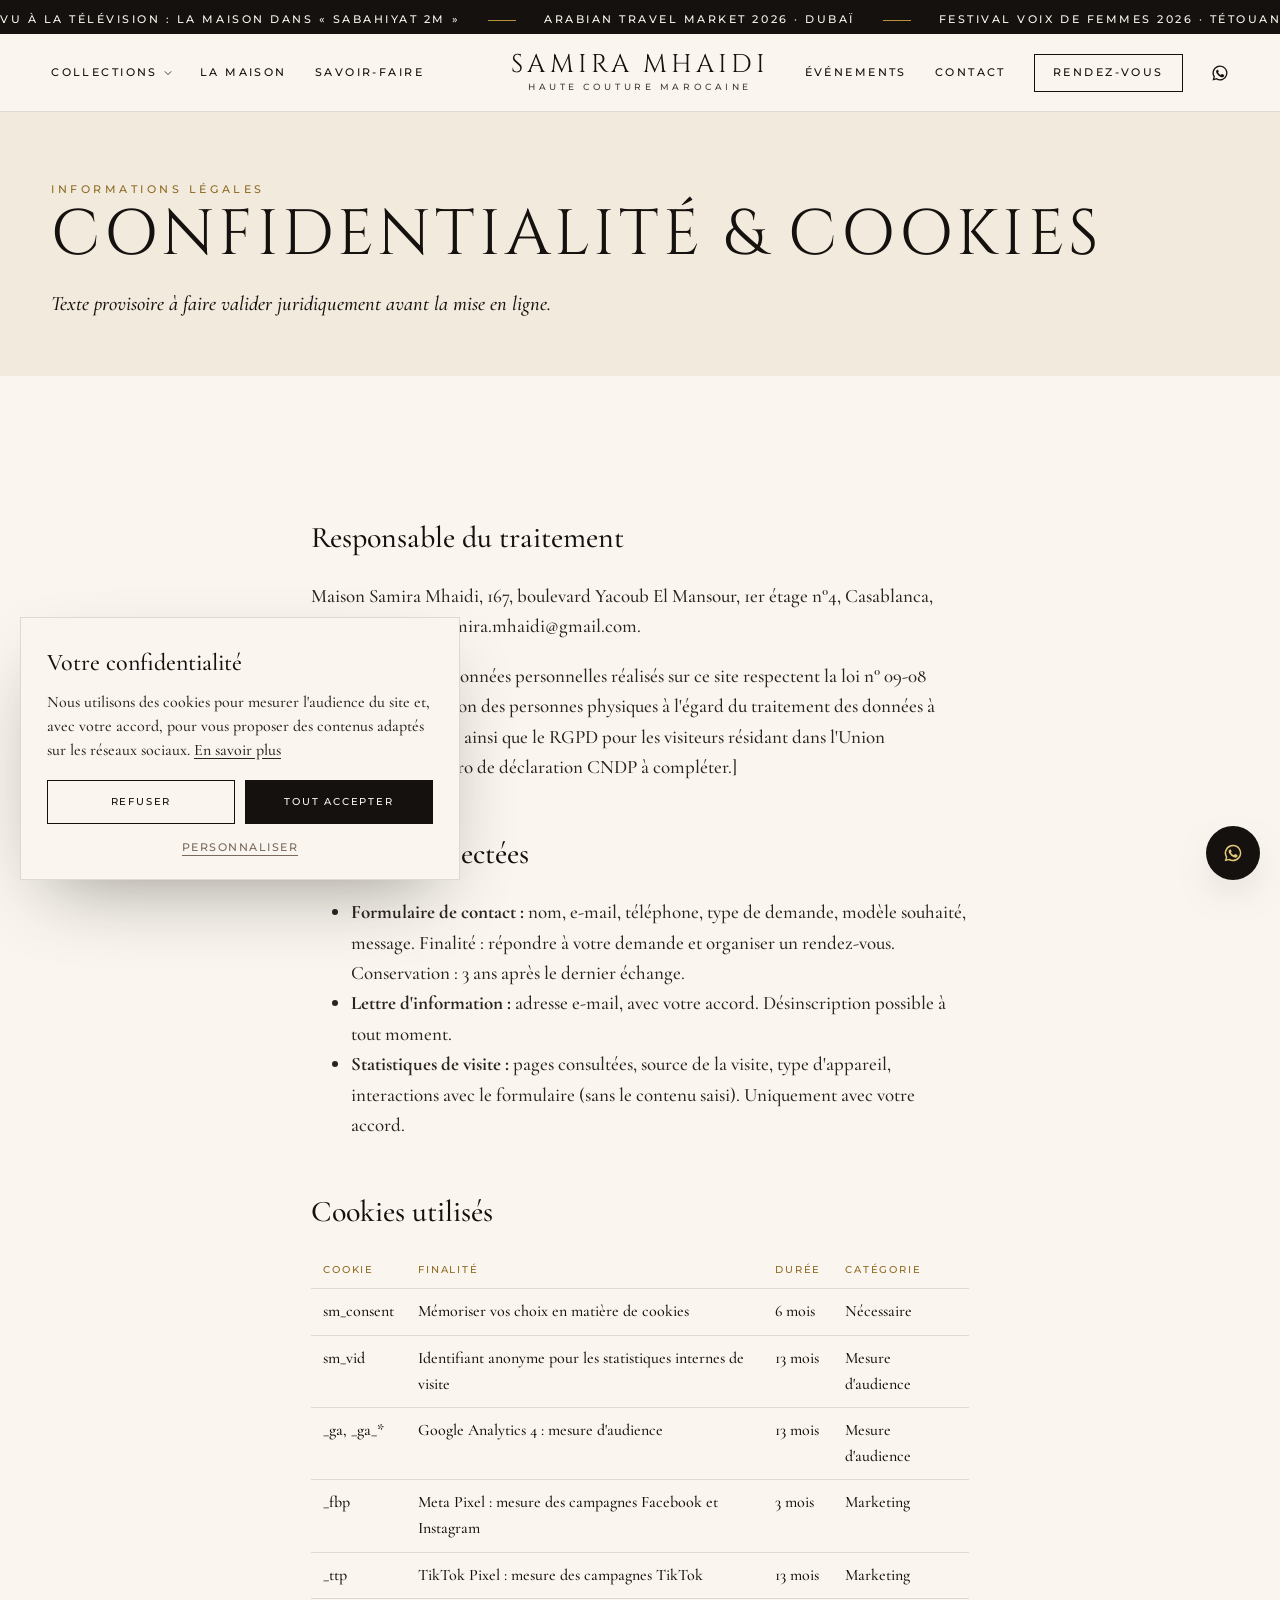
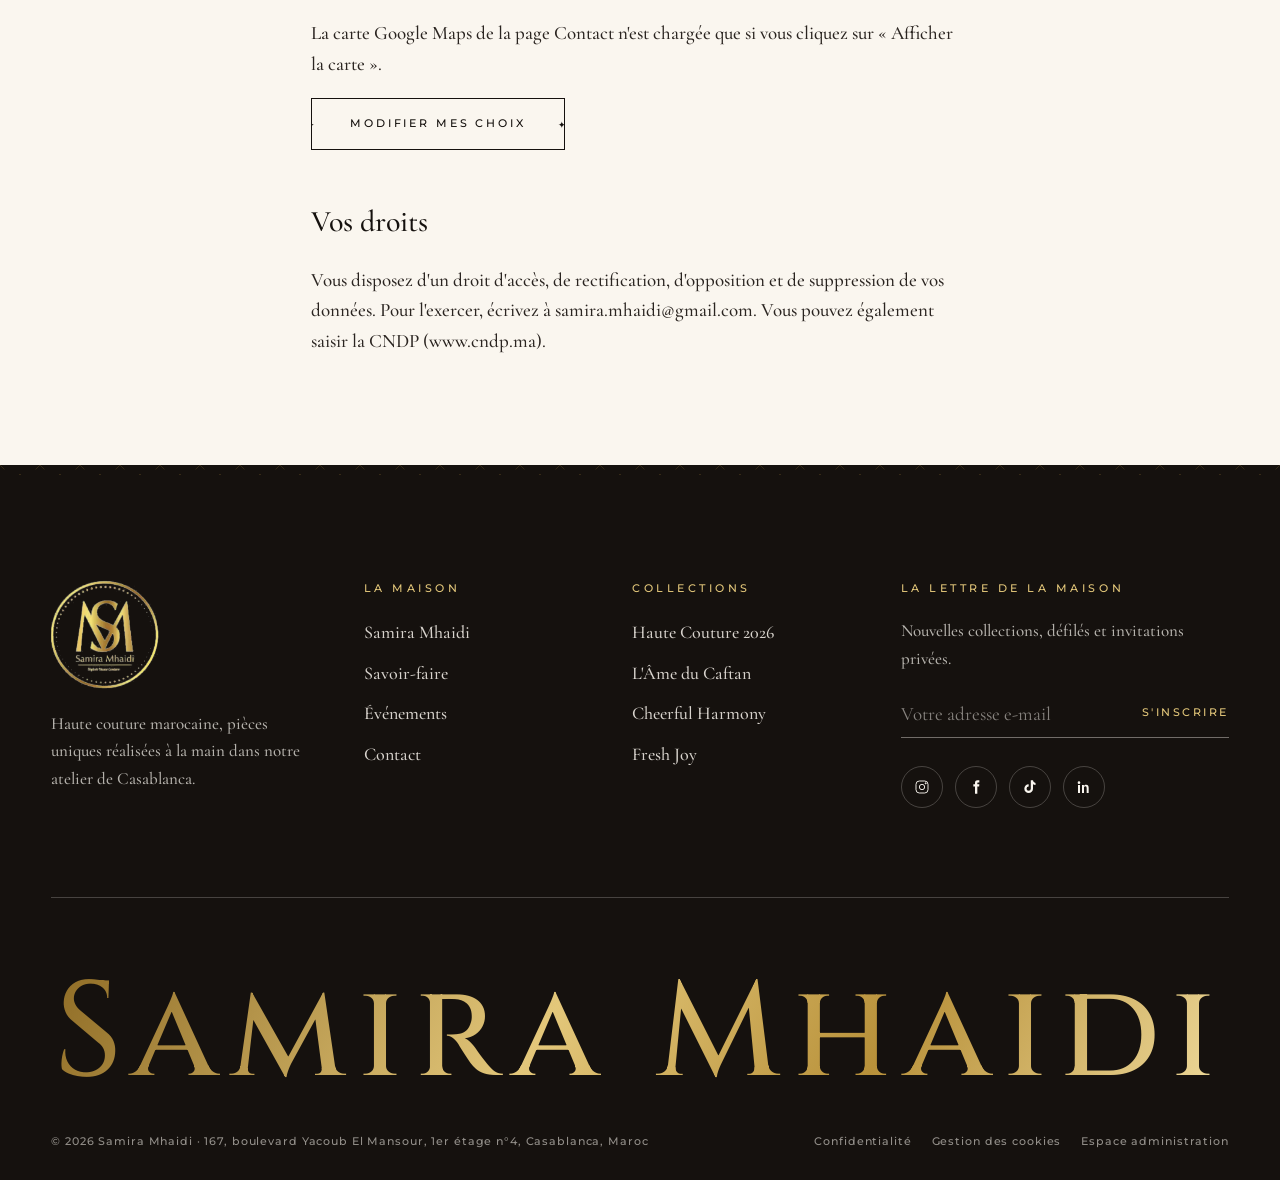
<file: confidentialite.html>
<!doctype html>
<html lang="fr">
<head>
  <meta charset="utf-8">
  <meta name="viewport" content="width=device-width, initial-scale=1">
  <title>Confidentialité & cookies — Samira Mhaidi</title>
  <meta name="description" content="Politique de confidentialité et de gestion des cookies du site Samira Mhaidi.">
  <meta name="robots" content="noindex">
  <meta name="theme-color" content="#15110e">
  <link rel="icon" type="image/png" href="assets/img/favicon.png">
  <link rel="preconnect" href="https://fonts.googleapis.com">
  <link rel="preconnect" href="https://fonts.gstatic.com" crossorigin>
  <link href="https://fonts.googleapis.com/css2?family=Cinzel:wght@400;500&family=Cormorant+Garamond:ital,wght@0,400;0,500;0,600;1,400;1,500&family=Montserrat:wght@400;500;600&family=Pinyon+Script&display=swap" rel="stylesheet">
  <link rel="stylesheet" href="assets/css/site.css">
  <script>try{if(sessionStorage.getItem("sm_loaded"))document.documentElement.classList.add("no-loader")}catch(e){}</script>
  <script defer src="assets/js/config.js"></script>
  <script defer src="assets/js/seed.js"></script>
  <script defer src="assets/js/store.js"></script>
  <script defer src="assets/js/site.js"></script>
</head>
<body data-page="legal">
  <div class="loader" aria-hidden="true"><div class="loader__in"><img src="assets/img/logo-sm-cercle.webp" alt=""><div class="loader__bar"><i></i></div></div></div>

  <main id="main">
    <header class="page-hero page-hero--light">
      <div class="wrap page-hero__content">
        <span class="eyebrow" style="color:var(--gold-deep)">Informations légales</span>
        <h1 class="display" style="font-size:clamp(34px,5vw,72px)">Confidentialité &amp; cookies</h1>
        <p>Texte provisoire à faire valider juridiquement avant la mise en ligne.</p>
      </div>
    </header>

    <section class="section section--tight">
      <div class="wrap prose">
        <h2>Responsable du traitement</h2>
        <p>Maison Samira Mhaidi, 167, boulevard Yacoub El Mansour, 1er étage n°4, Casablanca, Maroc. Contact : samira.mhaidi@gmail.com.</p>
        <p>Les traitements de données personnelles réalisés sur ce site respectent la loi n° 09-08 relative à la protection des personnes physiques à l'égard du traitement des données à caractère personnel, ainsi que le RGPD pour les visiteurs résidant dans l'Union européenne. [Numéro de déclaration CNDP à compléter.]</p>

        <h2>Données collectées</h2>
        <ul>
          <li><strong>Formulaire de contact :</strong> nom, e-mail, téléphone, type de demande, modèle souhaité, message. Finalité : répondre à votre demande et organiser un rendez-vous. Conservation : 3 ans après le dernier échange.</li>
          <li><strong>Lettre d'information :</strong> adresse e-mail, avec votre accord. Désinscription possible à tout moment.</li>
          <li><strong>Statistiques de visite :</strong> pages consultées, source de la visite, type d'appareil, interactions avec le formulaire (sans le contenu saisi). Uniquement avec votre accord.</li>
        </ul>

        <h2>Cookies utilisés</h2>
        <table>
          <thead><tr><th>Cookie</th><th>Finalité</th><th>Durée</th><th>Catégorie</th></tr></thead>
          <tbody>
            <tr><td>sm_consent</td><td>Mémoriser vos choix en matière de cookies</td><td>6 mois</td><td>Nécessaire</td></tr>
            <tr><td>sm_vid</td><td>Identifiant anonyme pour les statistiques internes de visite</td><td>13 mois</td><td>Mesure d'audience</td></tr>
            <tr><td>_ga, _ga_*</td><td>Google Analytics 4 : mesure d'audience</td><td>13 mois</td><td>Mesure d'audience</td></tr>
            <tr><td>_fbp</td><td>Meta Pixel : mesure des campagnes Facebook et Instagram</td><td>3 mois</td><td>Marketing</td></tr>
            <tr><td>_ttp</td><td>TikTok Pixel : mesure des campagnes TikTok</td><td>13 mois</td><td>Marketing</td></tr>
          </tbody>
        </table>
        <p>La carte Google Maps de la page Contact n'est chargée que si vous cliquez sur « Afficher la carte ».</p>
        <p><button class="btn" data-cookie-open>Modifier mes choix</button></p>

        <h2>Vos droits</h2>
        <p>Vous disposez d'un droit d'accès, de rectification, d'opposition et de suppression de vos données. Pour l'exercer, écrivez à samira.mhaidi@gmail.com. Vous pouvez également saisir la CNDP (www.cndp.ma).</p>
      </div>
    </section>
  </main>
</body>
</html>
</file>
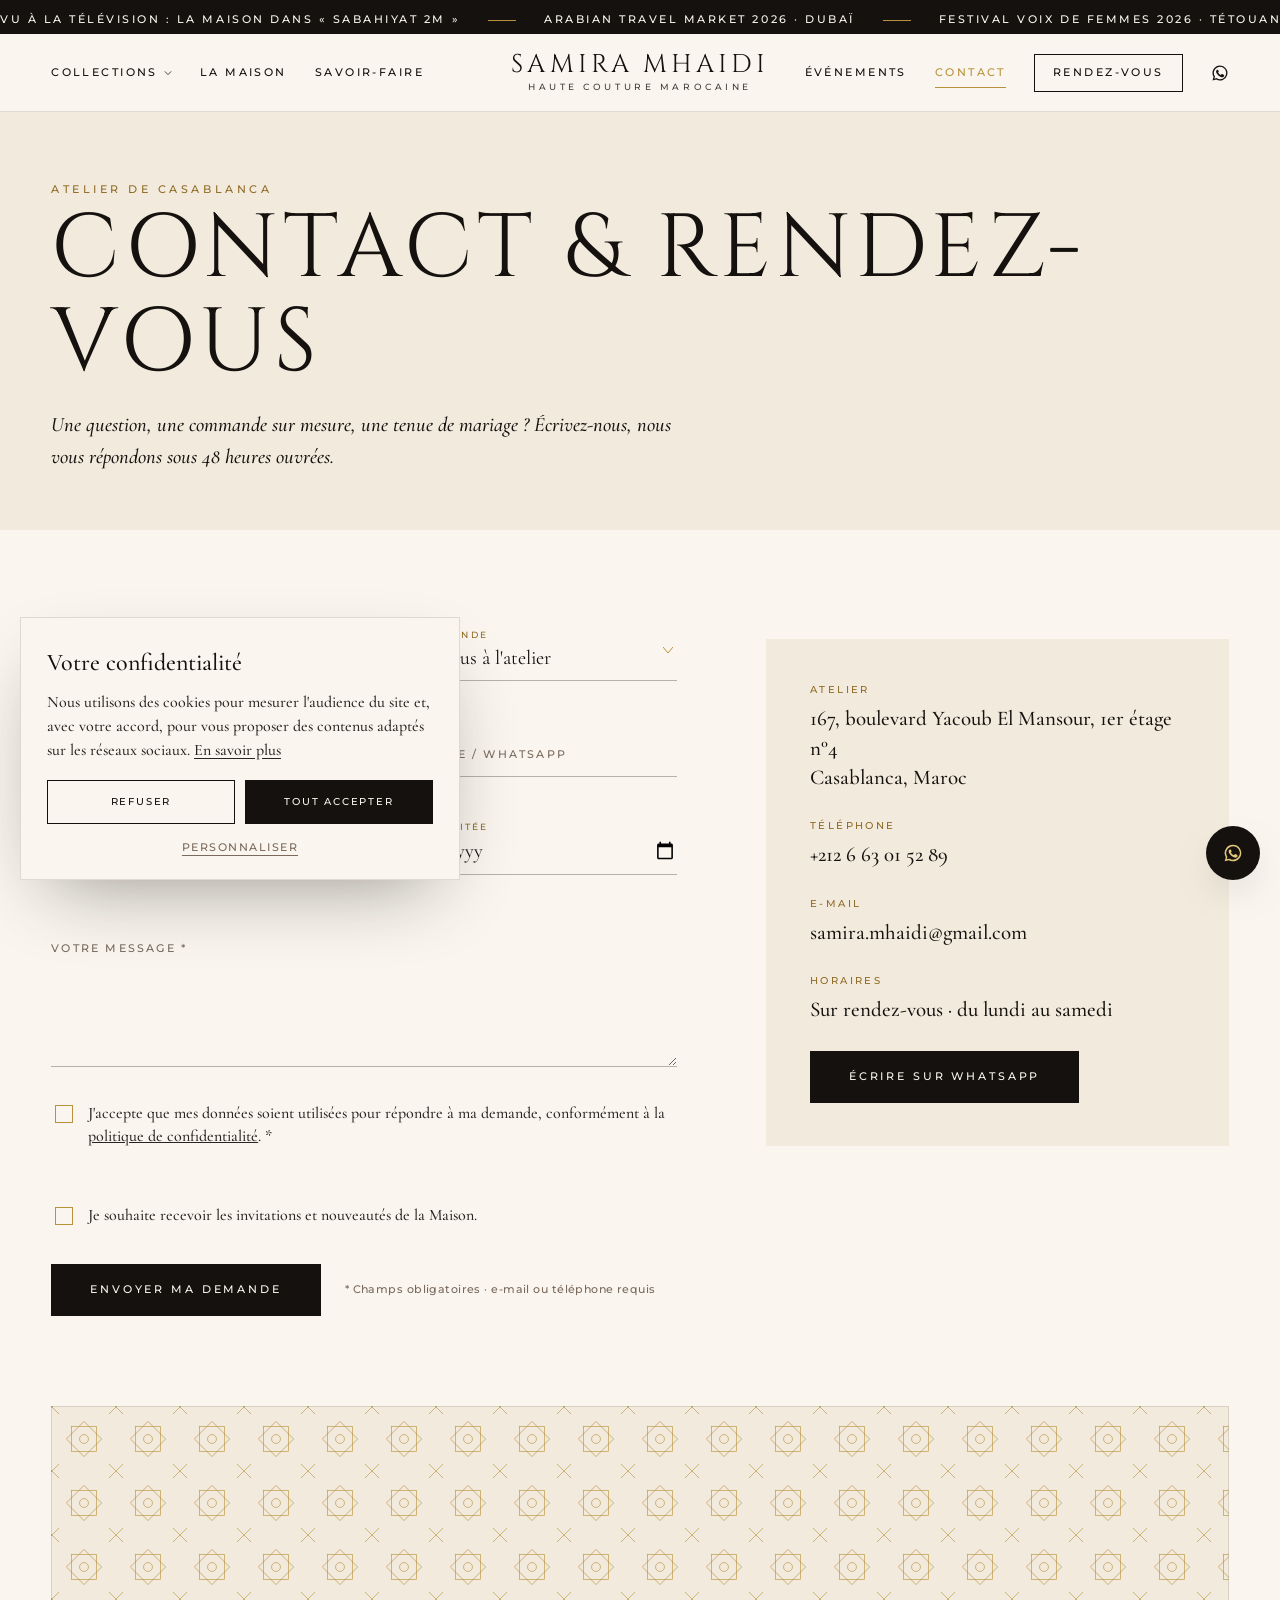
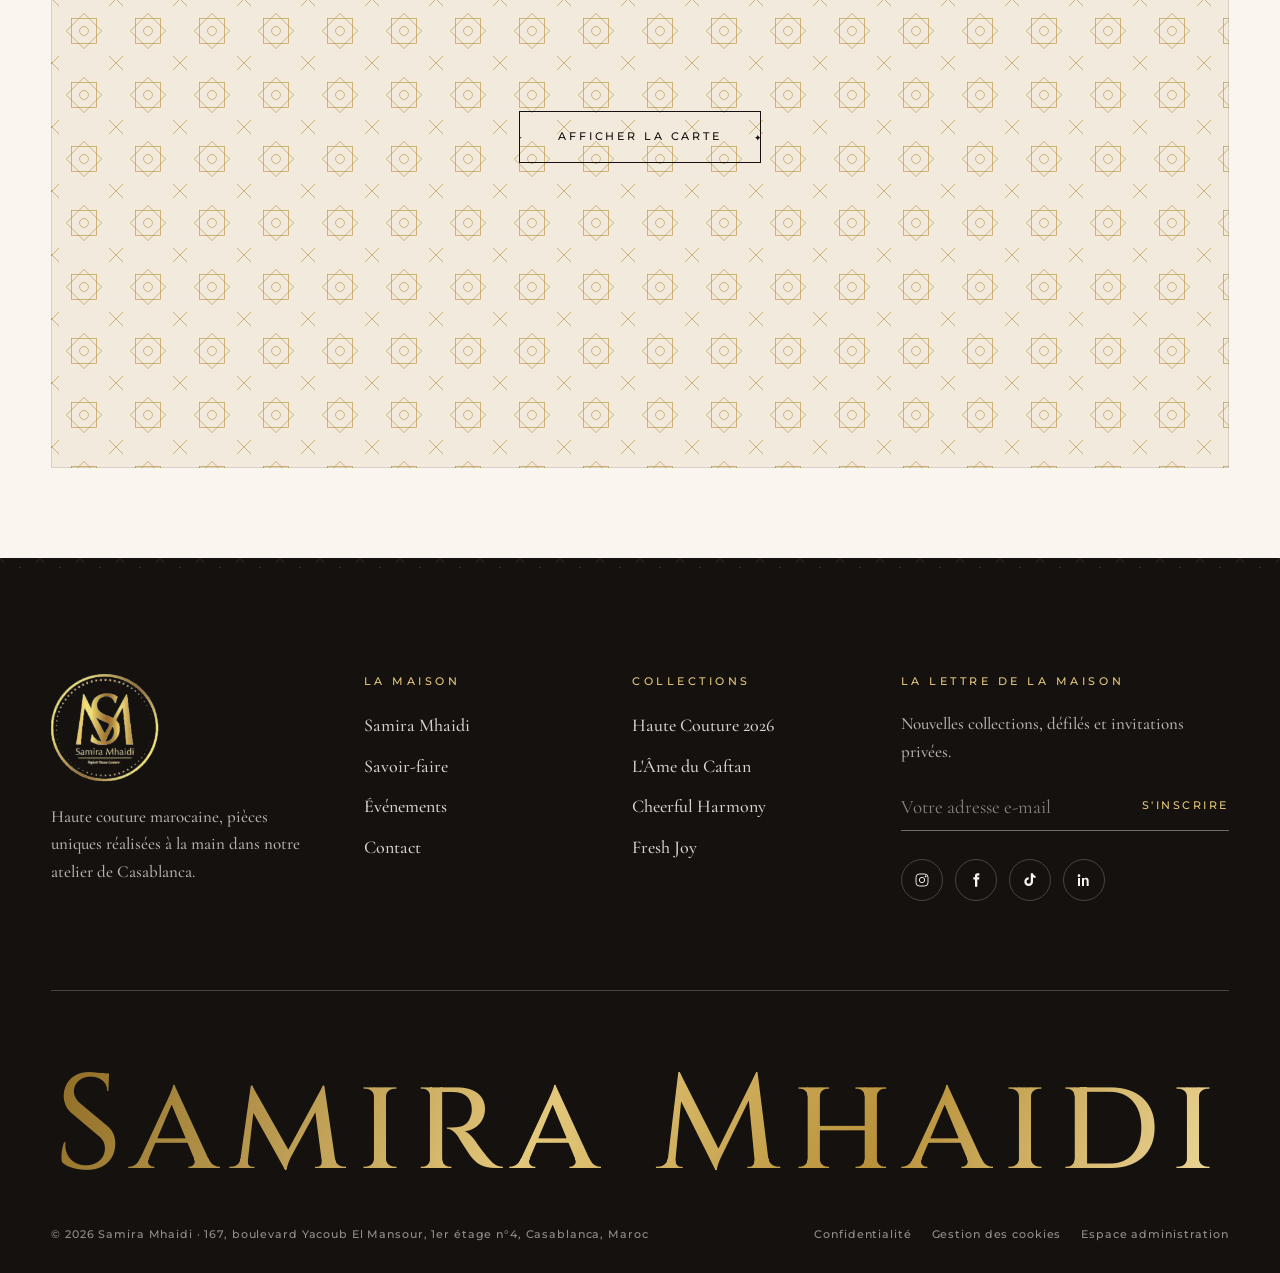
<file: contact.html>
<!doctype html>
<html lang="fr">
<head>
  <meta charset="utf-8">
  <meta name="viewport" content="width=device-width, initial-scale=1">
  <title>Contact & rendez-vous — Samira Mhaidi Haute Couture</title>
  <meta name="description" content="Prenez rendez-vous à l'atelier Samira Mhaidi, 167 boulevard Yacoub El Mansour à Casablanca. Commandes sur mesure, mariage, presse.">
  <meta name="theme-color" content="#15110e">
  <link rel="icon" type="image/png" href="assets/img/favicon.png">
  <link rel="preconnect" href="https://fonts.googleapis.com">
  <link rel="preconnect" href="https://fonts.gstatic.com" crossorigin>
  <link href="https://fonts.googleapis.com/css2?family=Cinzel:wght@400;500&family=Cormorant+Garamond:ital,wght@0,400;0,500;0,600;1,400;1,500&family=Montserrat:wght@400;500;600&family=Pinyon+Script&display=swap" rel="stylesheet">
  <link rel="stylesheet" href="assets/css/site.css">
  <script>try{if(sessionStorage.getItem("sm_loaded"))document.documentElement.classList.add("no-loader")}catch(e){}</script>
  <script defer src="assets/js/config.js"></script>
  <script defer src="assets/js/seed.js"></script>
  <script defer src="assets/js/store.js"></script>
  <script defer src="assets/js/site.js"></script>
</head>
<body data-page="contact">
  <div class="loader" aria-hidden="true"><div class="loader__in"><img src="assets/img/logo-sm-cercle.webp" alt=""><div class="loader__bar"><i></i></div></div></div>

  <main id="main">
    <header class="page-hero page-hero--light">
      <div class="wrap page-hero__content">
        <span class="eyebrow" style="color:var(--gold-deep)">Atelier de Casablanca</span>
        <h1 class="display">Contact &amp; rendez-vous</h1>
        <p>Une question, une commande sur mesure, une tenue de mariage ? Écrivez-nous, nous vous répondons sous 48 heures ouvrées.</p>
      </div>
    </header>

    <section class="section section--tight">
      <div class="wrap">
        <div class="contact">
          <div>
            <form name="contact" method="POST" action="/" data-netlify="true" netlify-honeypot="bot-field" class="form reveal" novalidate>
              <input type="hidden" name="form-name" value="contact">
              <p hidden><label>Ne pas remplir : <input name="bot-field"></label></p>

              <div class="field" data-field="name"><input id="f-name" name="name" type="text" placeholder=" " autocomplete="name" required><label for="f-name">Nom &amp; prénom *</label><span class="field__line"></span><span class="field__err"></span></div>
              <div class="field" data-field="type">
                <select id="f-type" name="type">
                  <option value="rdv">Rendez-vous à l'atelier</option>
                  <option value="commande">Commande sur mesure</option>
                  <option value="mariee">Tenue de mariage ou de cérémonie</option>
                  <option value="avant-premiere">Avant-première collection 2026</option>
                  <option value="presse">Presse &amp; partenariats</option>
                  <option value="autre">Autre demande</option>
                </select>
                <label for="f-type">Votre demande</label><span class="field__line"></span><span class="field__err"></span>
              </div>
              <div class="field" data-field="email"><input id="f-email" name="email" type="email" placeholder=" " autocomplete="email"><label for="f-email">E-mail</label><span class="field__line"></span><span class="field__err"></span></div>
              <div class="field" data-field="phone"><input id="f-phone" name="phone" type="tel" placeholder=" " autocomplete="tel"><label for="f-phone">Téléphone / WhatsApp</label><span class="field__line"></span><span class="field__err"></span></div>
              <div class="field" data-field="look"><input id="f-look" name="look" type="text" placeholder=" "><label for="f-look">Modèle ou collection</label><span class="field__line"></span><span class="field__err"></span></div>
              <div class="field" data-field="date"><input id="f-date" name="date" type="date"><label for="f-date">Date souhaitée</label><span class="field__line"></span><span class="field__err"></span></div>
              <div class="field field--full" data-field="message"><textarea id="f-msg" name="message" placeholder=" " rows="5"></textarea><label for="f-msg">Votre message *</label><span class="field__line"></span><span class="field__err"></span></div>

              <label class="check"><input type="checkbox" name="consent" value="oui"><span>J'accepte que mes données soient utilisées pour répondre à ma demande, conformément à la <a href="confidentialite.html" style="text-decoration:underline">politique de confidentialité</a>. *</span></label>
              <span class="field__err" data-err="consent" style="grid-column:1/-1;margin-top:-18px"></span>
              <label class="check"><input type="checkbox" name="newsletter" value="oui"><span>Je souhaite recevoir les invitations et nouveautés de la Maison.</span></label>

              <div class="form__foot">
                <button type="submit" class="btn btn--solid">Envoyer ma demande</button>
                <span class="form__note">* Champs obligatoires · e-mail ou téléphone requis</span>
              </div>
            </form>

            <div class="form-ok" role="status">
              <div class="star-divider"><svg viewBox="0 0 24 24" fill="none" stroke="currentColor" stroke-width="1"><rect x="6" y="6" width="12" height="12"/><rect x="6" y="6" width="12" height="12" transform="rotate(45 12 12)"/></svg></div>
              <h2 class="title" style="font-size:44px">Merci</h2>
              <p class="lead">Votre demande a bien été transmise à l'atelier. Nous revenons vers vous sous 48 heures ouvrées.</p>
            </div>
          </div>

          <div data-bind="contact-card"></div>
        </div>

        <div class="map" data-bind="map"></div>
      </div>
    </section>
  </main>

  <!-- Déclaration du formulaire newsletter pour Netlify Forms (le formulaire visible est généré en JavaScript dans le pied de page). -->
  <form name="newsletter" data-netlify="true" netlify-honeypot="bot-field" hidden><input type="email" name="email"><input name="bot-field"></form>
</body>
</html>
</file>
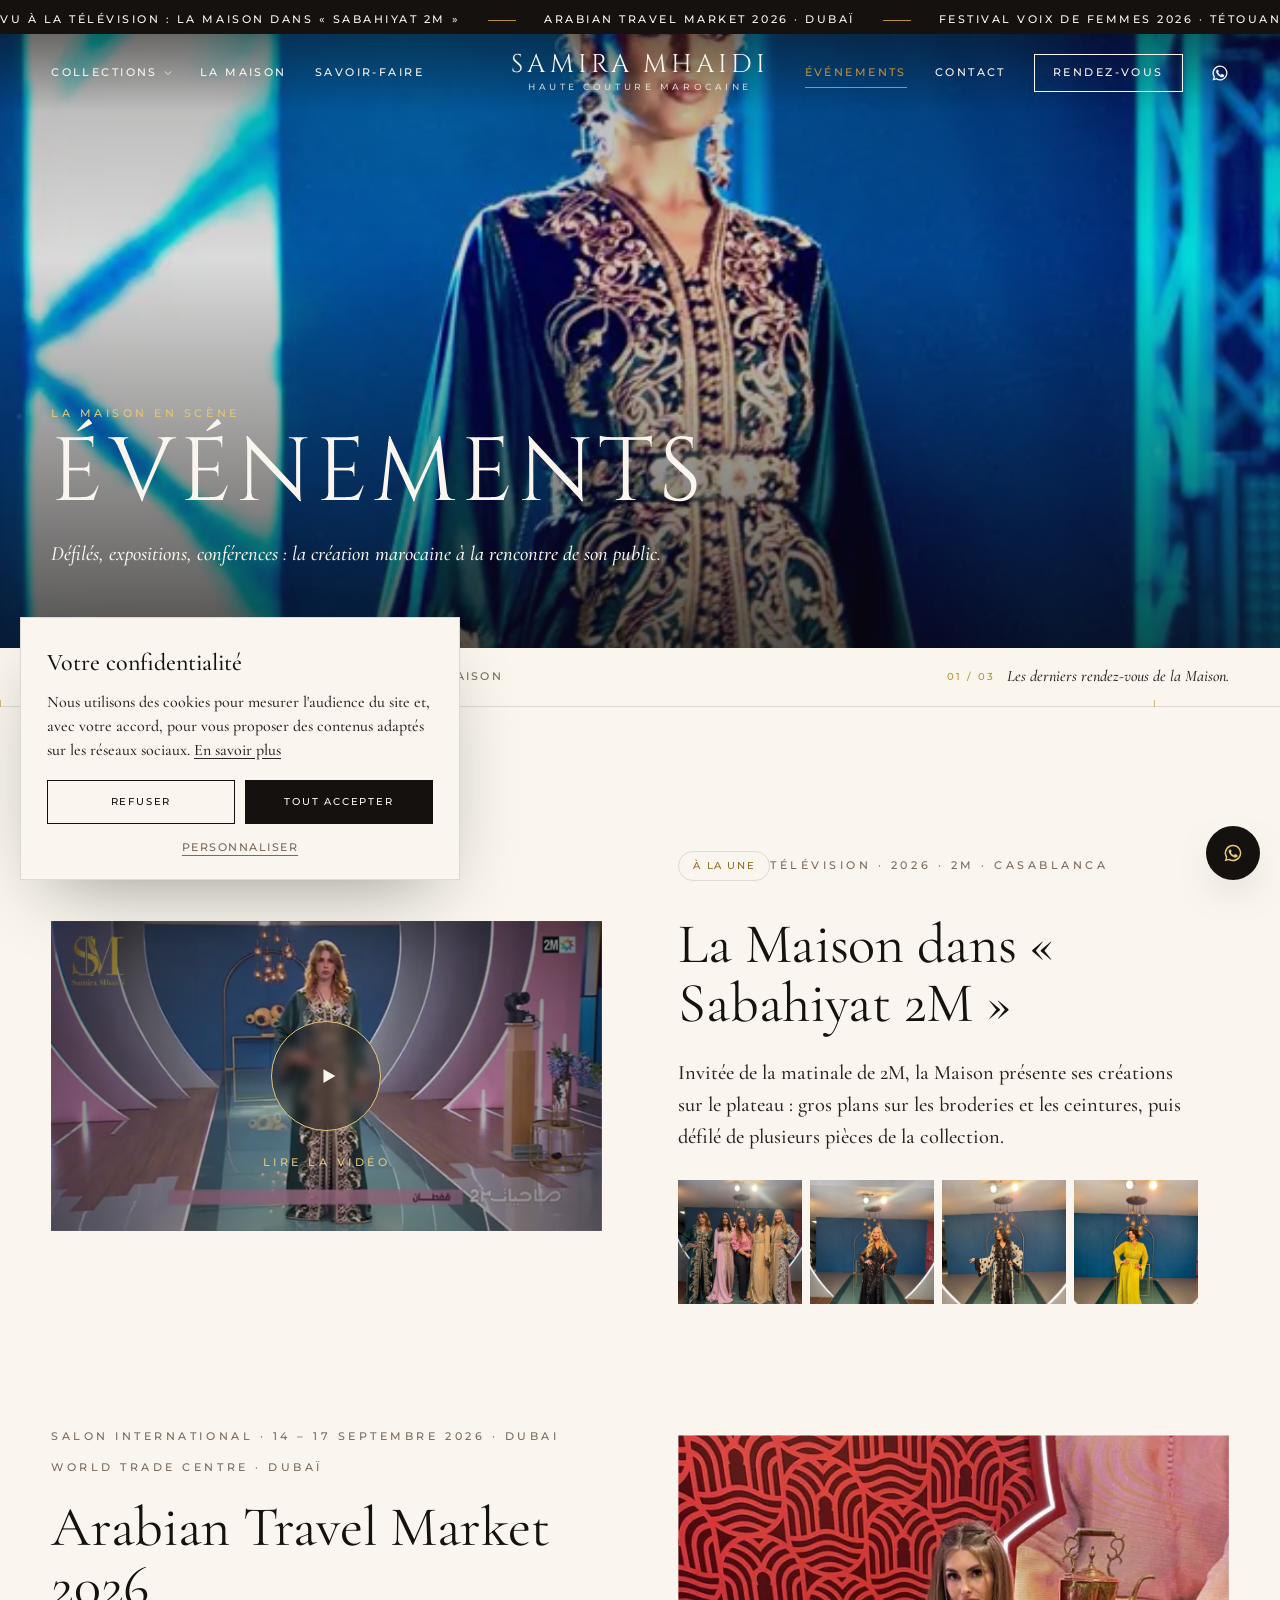
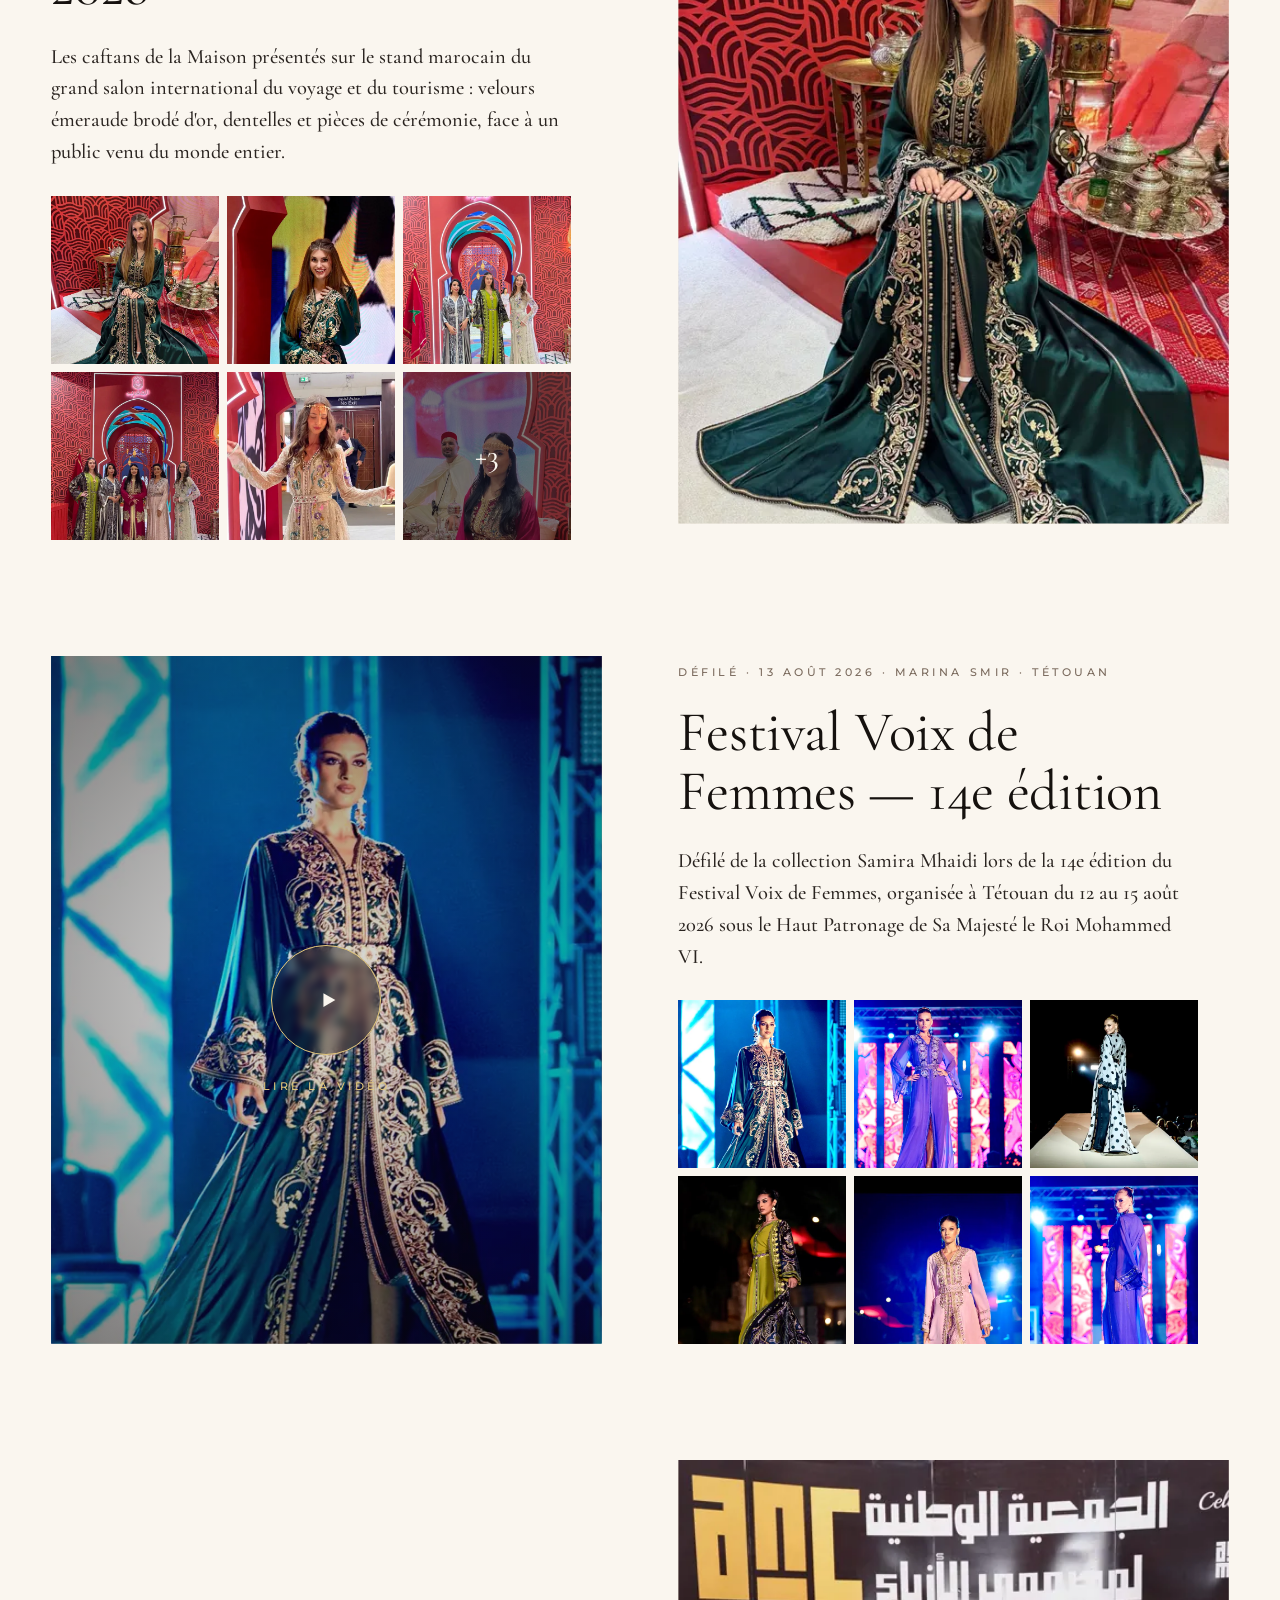
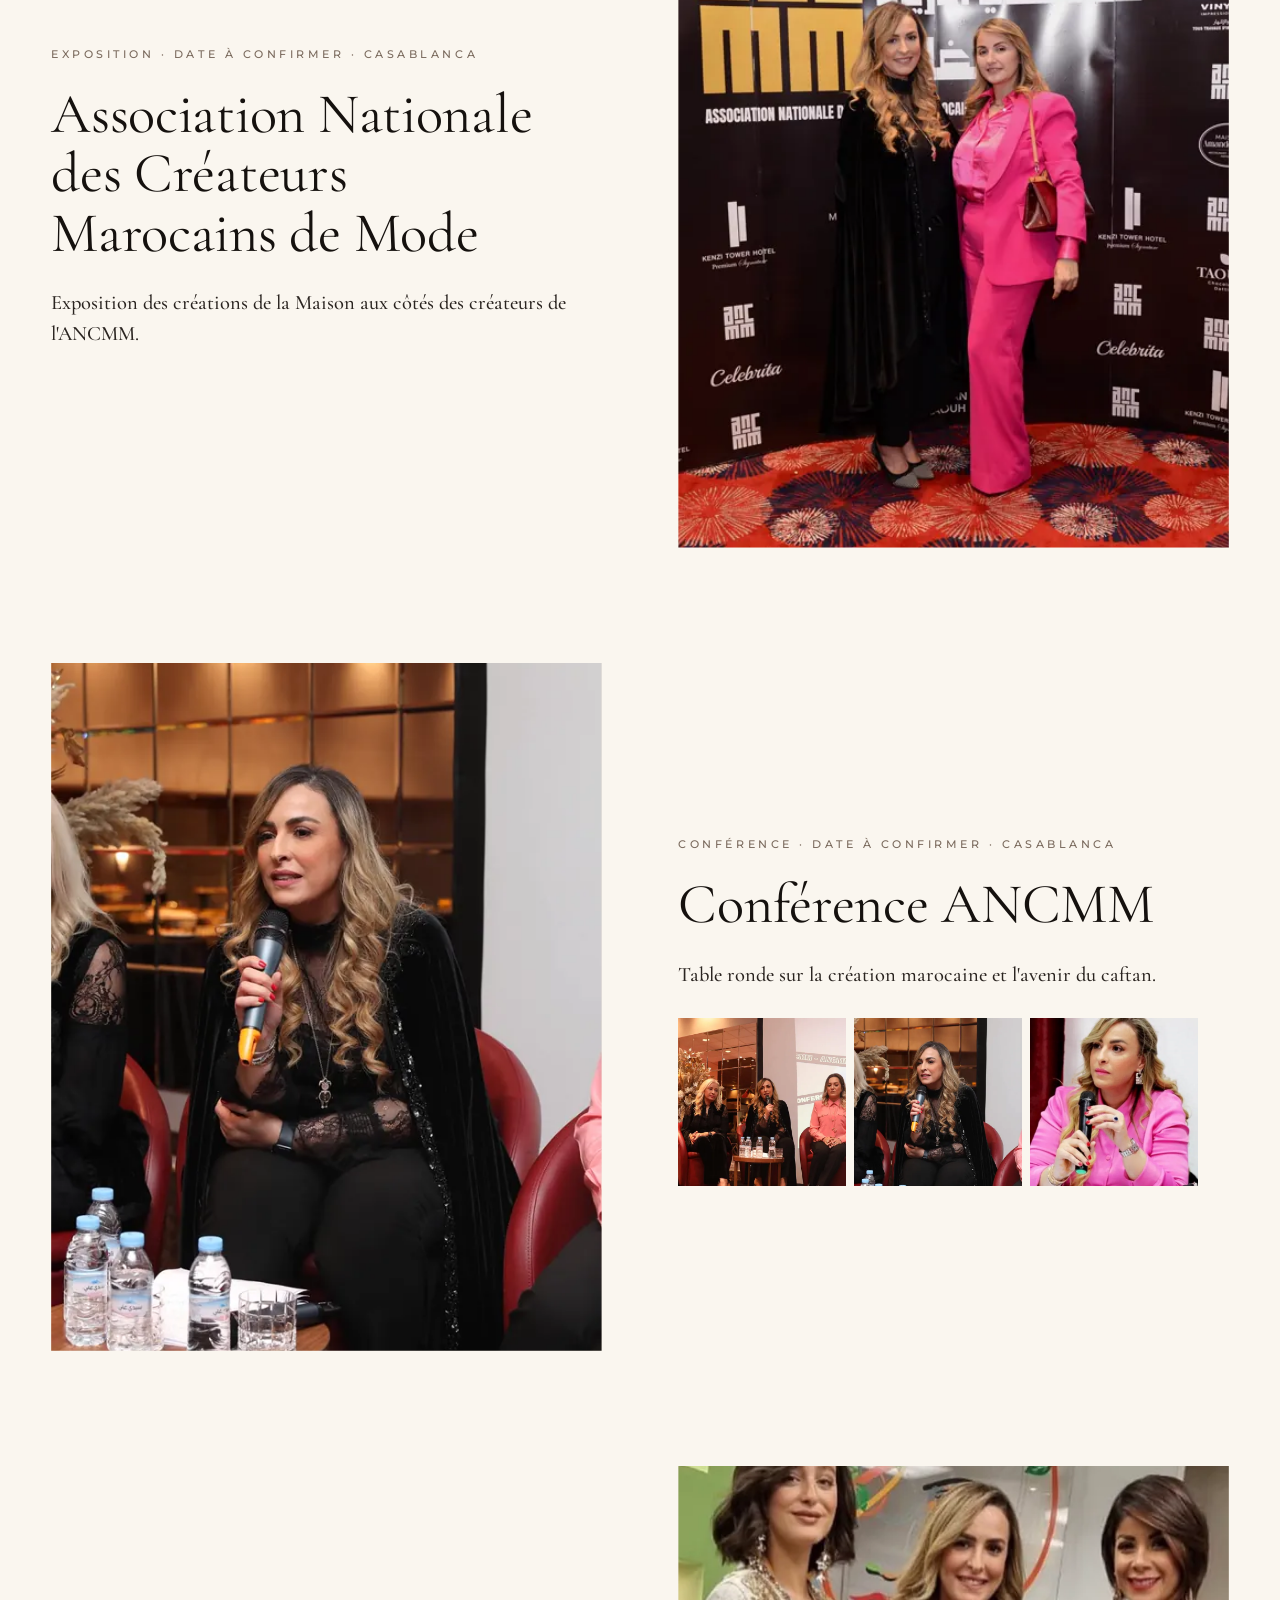
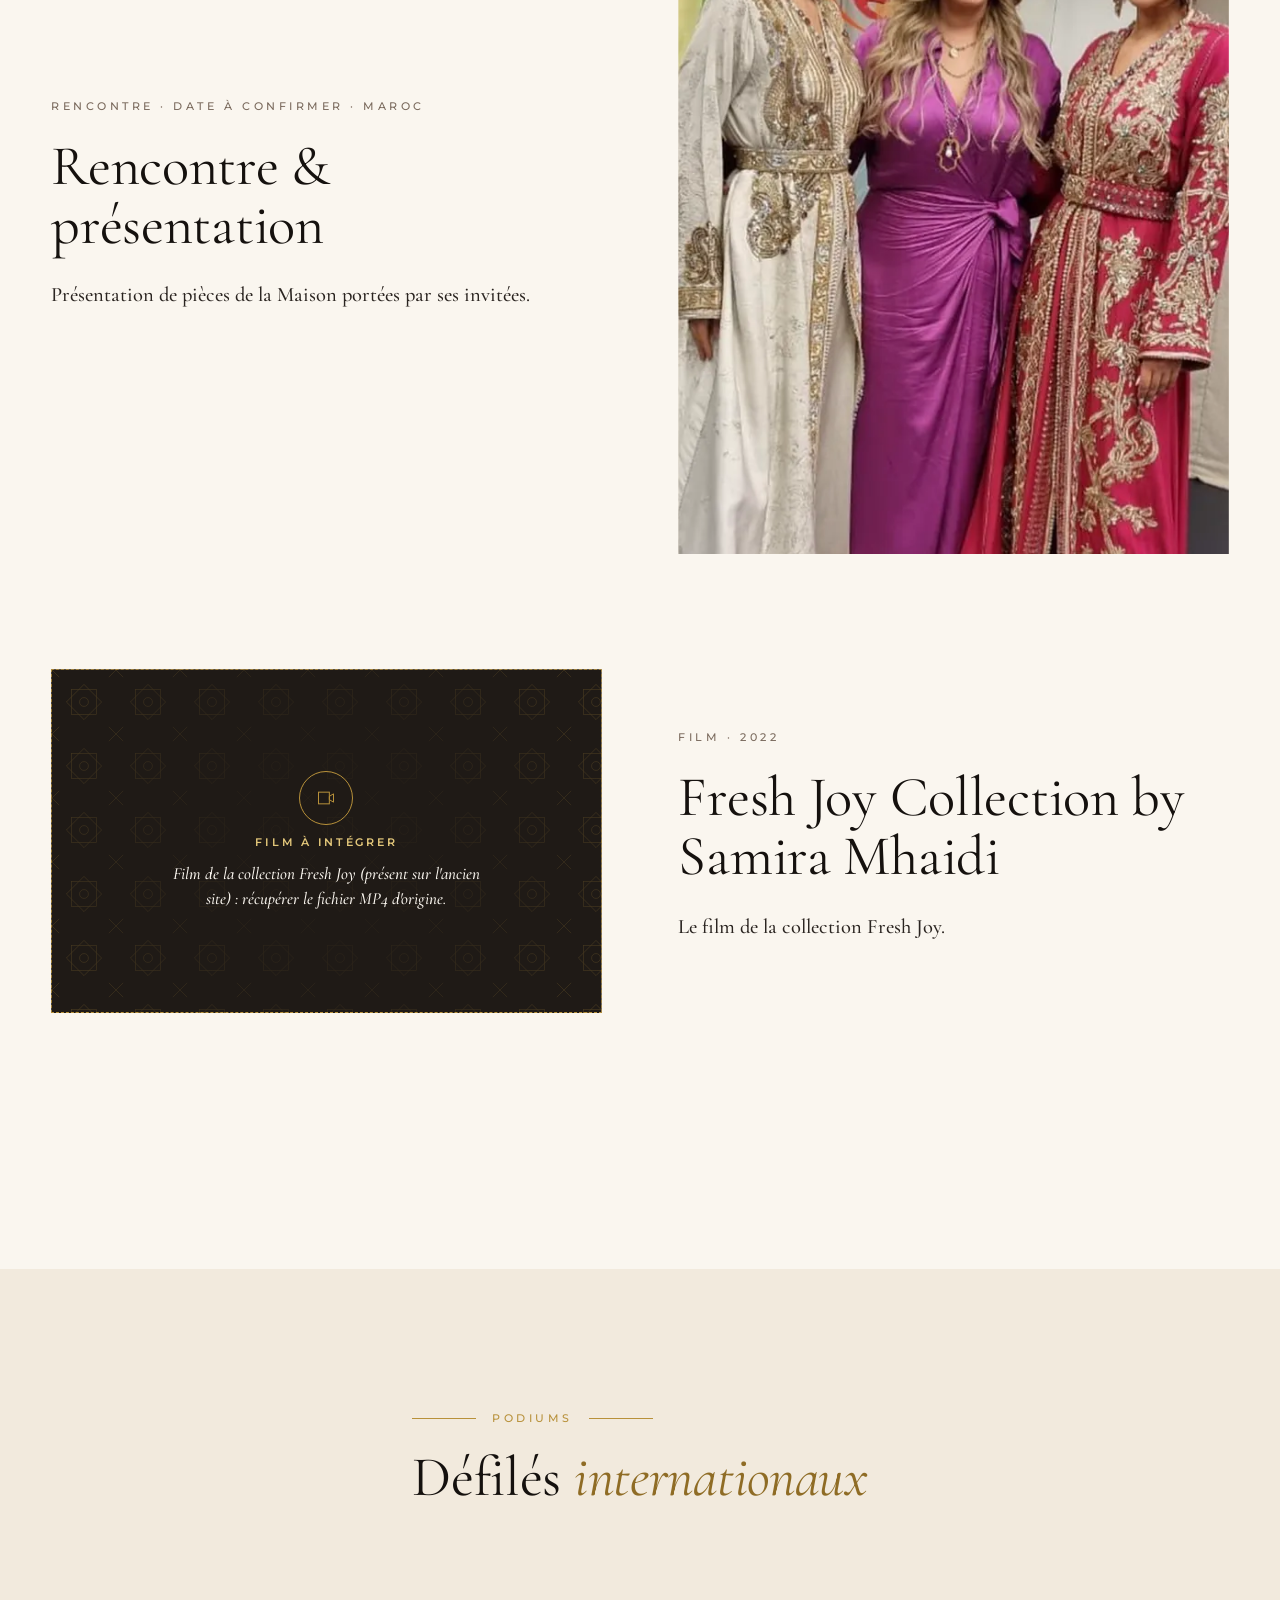
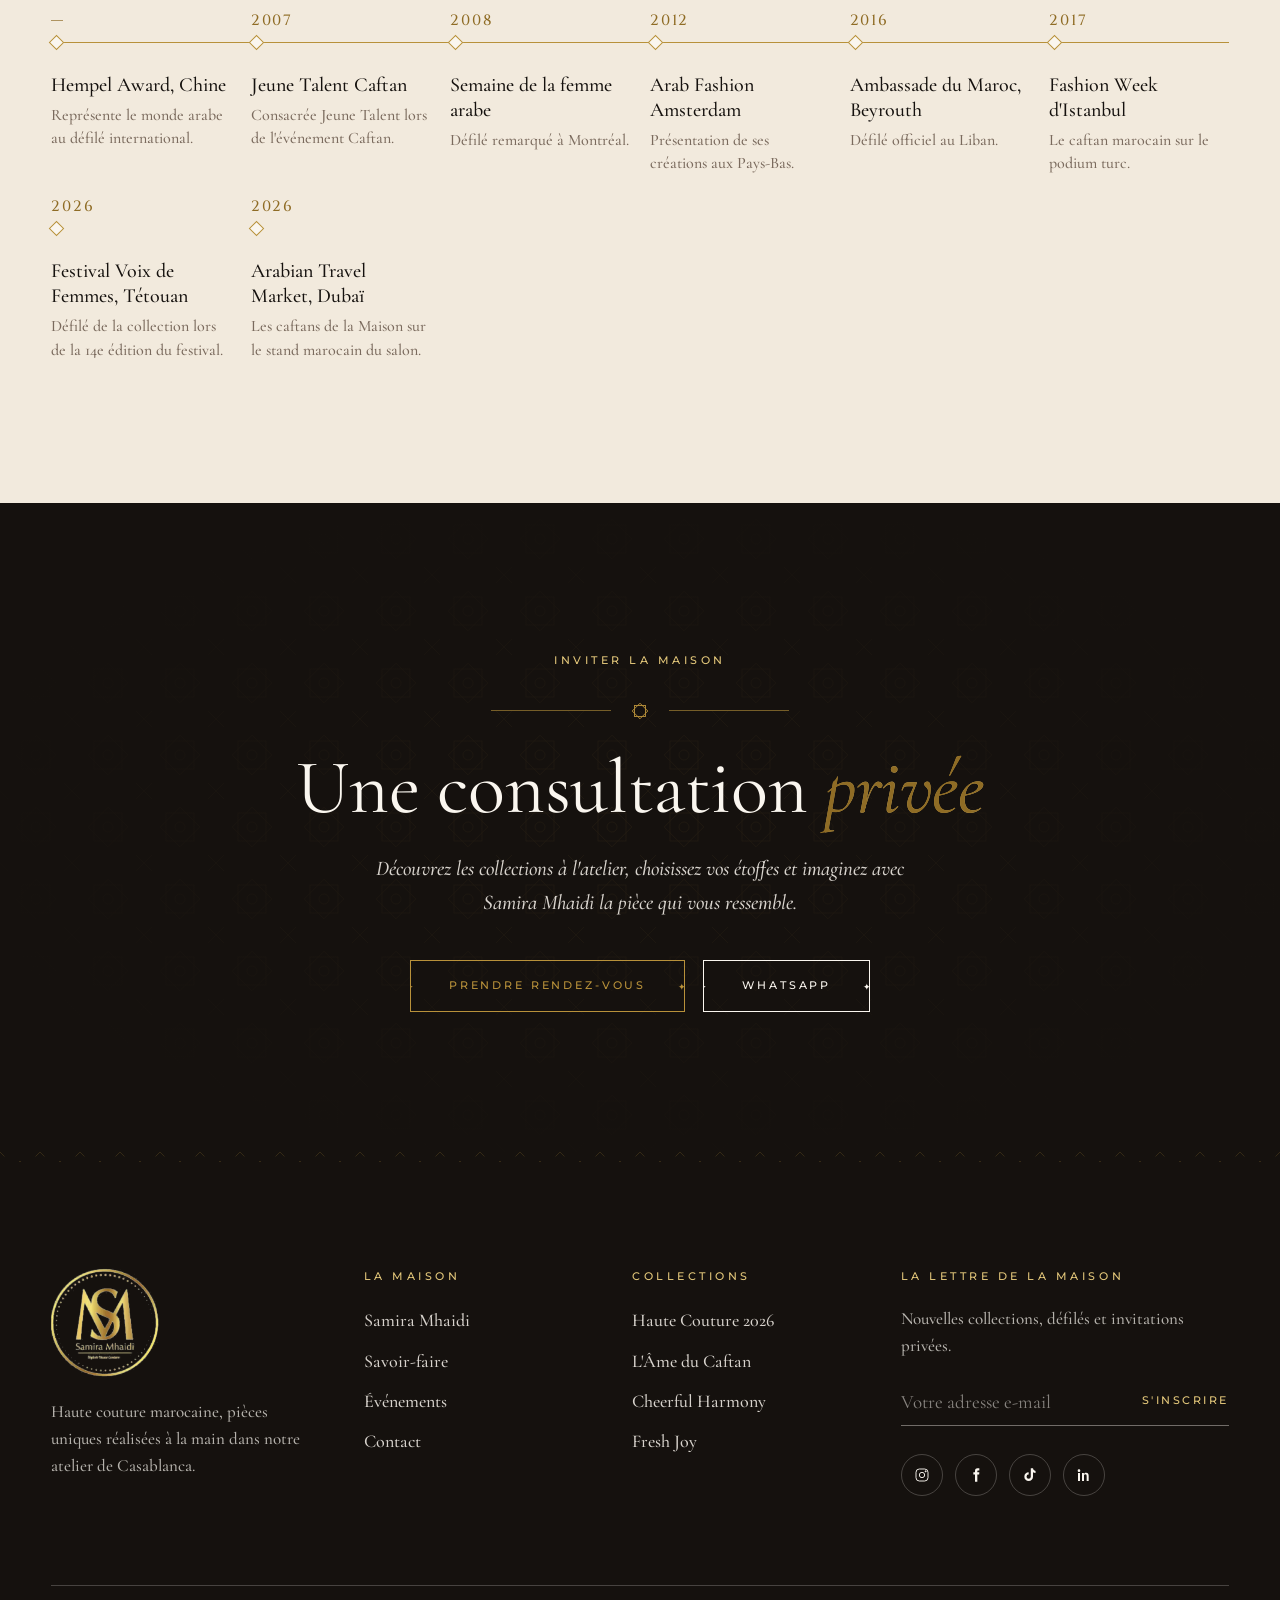
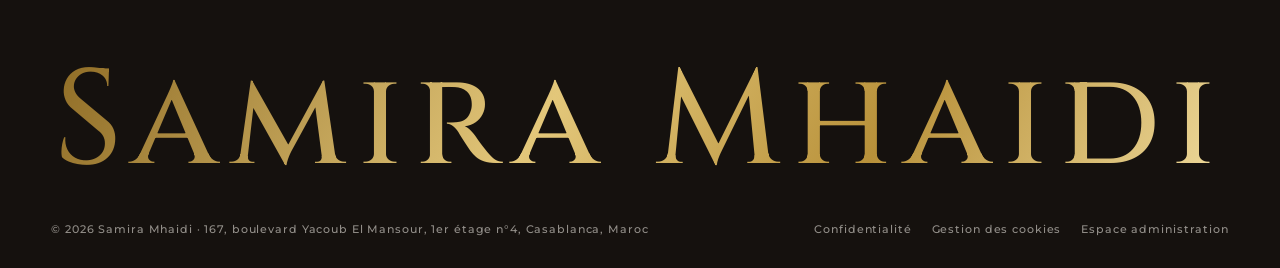
<file: evenements.html>
<!doctype html>
<html lang="fr">
<head>
  <meta charset="utf-8">
  <meta name="viewport" content="width=device-width, initial-scale=1">
  <title>Événements — Samira Mhaidi Haute Couture</title>
  <meta name="description" content="Défilés, expositions et conférences : les événements de la Maison Samira Mhaidi et son engagement auprès de l'ANCMM.">
  <meta name="theme-color" content="#15110e">
  <link rel="icon" type="image/png" href="assets/img/favicon.png">
  <link rel="preconnect" href="https://fonts.googleapis.com">
  <link rel="preconnect" href="https://fonts.gstatic.com" crossorigin>
  <link href="https://fonts.googleapis.com/css2?family=Cinzel:wght@400;500&family=Cormorant+Garamond:ital,wght@0,400;0,500;0,600;1,400;1,500&family=Montserrat:wght@400;500;600&family=Pinyon+Script&display=swap" rel="stylesheet">
  <link rel="stylesheet" href="assets/css/site.css">
  <script>try{if(sessionStorage.getItem("sm_loaded"))document.documentElement.classList.add("no-loader")}catch(e){}</script>
  <script defer src="assets/js/config.js"></script>
  <script defer src="assets/js/seed.js"></script>
  <script defer src="assets/js/store.js"></script>
  <script defer src="assets/js/site.js"></script>
</head>
<body data-page="evenements">
  <div class="loader" aria-hidden="true"><div class="loader__in"><img src="assets/img/logo-sm-cercle.webp" alt=""><div class="loader__bar"><i></i></div></div></div>

  <main id="main">
    <header class="page-hero">
      <div class="page-hero__media"><img src="assets/img/evt-vdf-emeraude.webp" srcset="assets/img/evt-vdf-emeraude-sm.webp 600w, assets/img/evt-vdf-emeraude.webp 1600w" sizes="100vw" alt="Défilé Samira Mhaidi au Festival Voix de Femmes 2026" style="object-position:50% 22%" fetchpriority="high"></div>
      <div class="wrap page-hero__content">
        <span class="eyebrow" style="color:var(--gold-light)">La Maison en scène</span>
        <h1 class="display">Événements</h1>
        <p>Défilés, expositions, conférences : la création marocaine à la rencontre de son public.</p>
      </div>
    </header>

    <nav class="chapters" aria-label="Chapitres de la page">
      <div class="wrap chapters__inner">
        <ul class="chapters__list"></ul>
        <div class="chapters__now"><span class="chapters__count"></span><span class="chapters__text"></span></div>
      </div>
      <div class="chapters__progress"><i></i></div>
      <div class="chapters__ticks"></div>
    </nav>

    <section class="section" id="actualites" data-chapter="Actualités" data-chapter-text="Les derniers rendez-vous de la Maison.">
      <div class="wrap" data-bind="events-list"></div>
    </section>
    <section class="section section--sand" id="podiums" data-chapter="Podiums" data-chapter-text="Les défilés internationaux depuis 2007." data-bind="timeline"></section>
    <section class="section rdv" id="inviter" data-chapter="Inviter la Maison" data-chapter-text="Défilé privé, exposition ou partenariat." data-bind="rendez-vous"></section>
  </main>
</body>
</html>
</file>
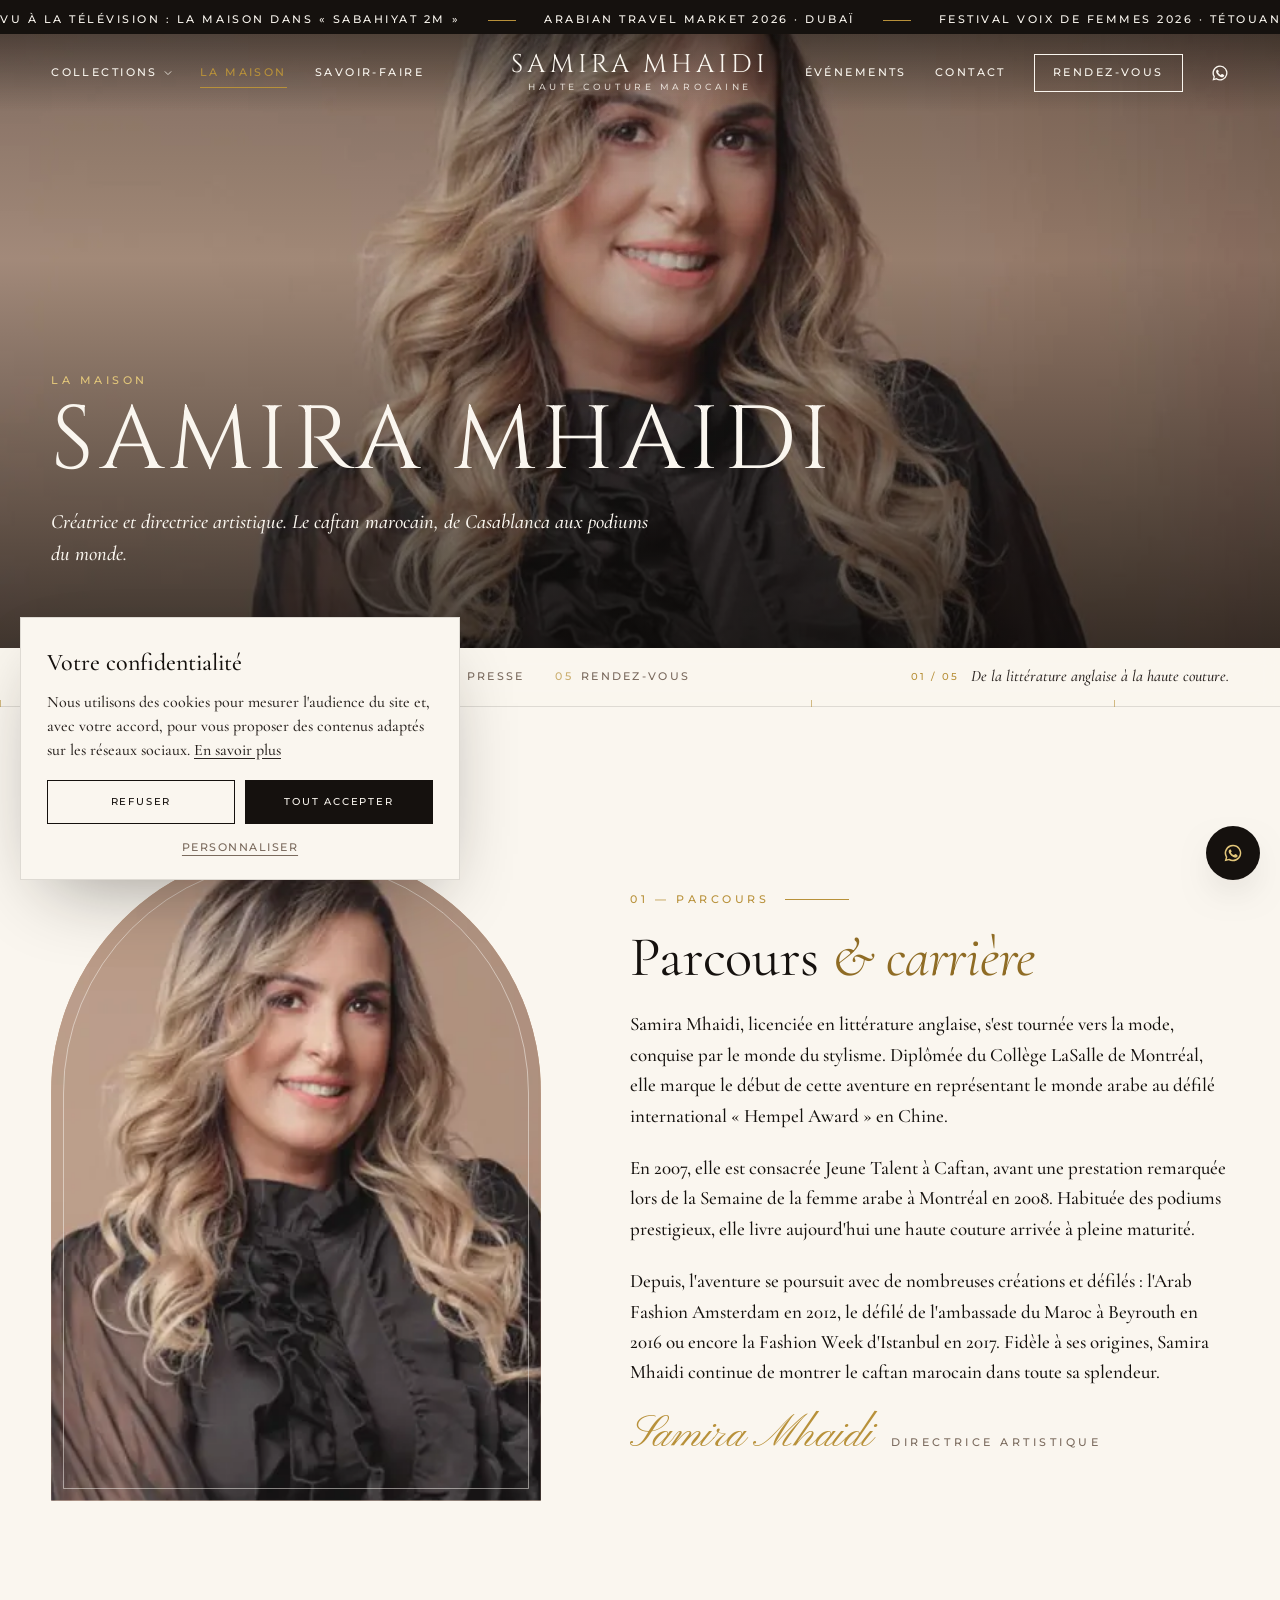
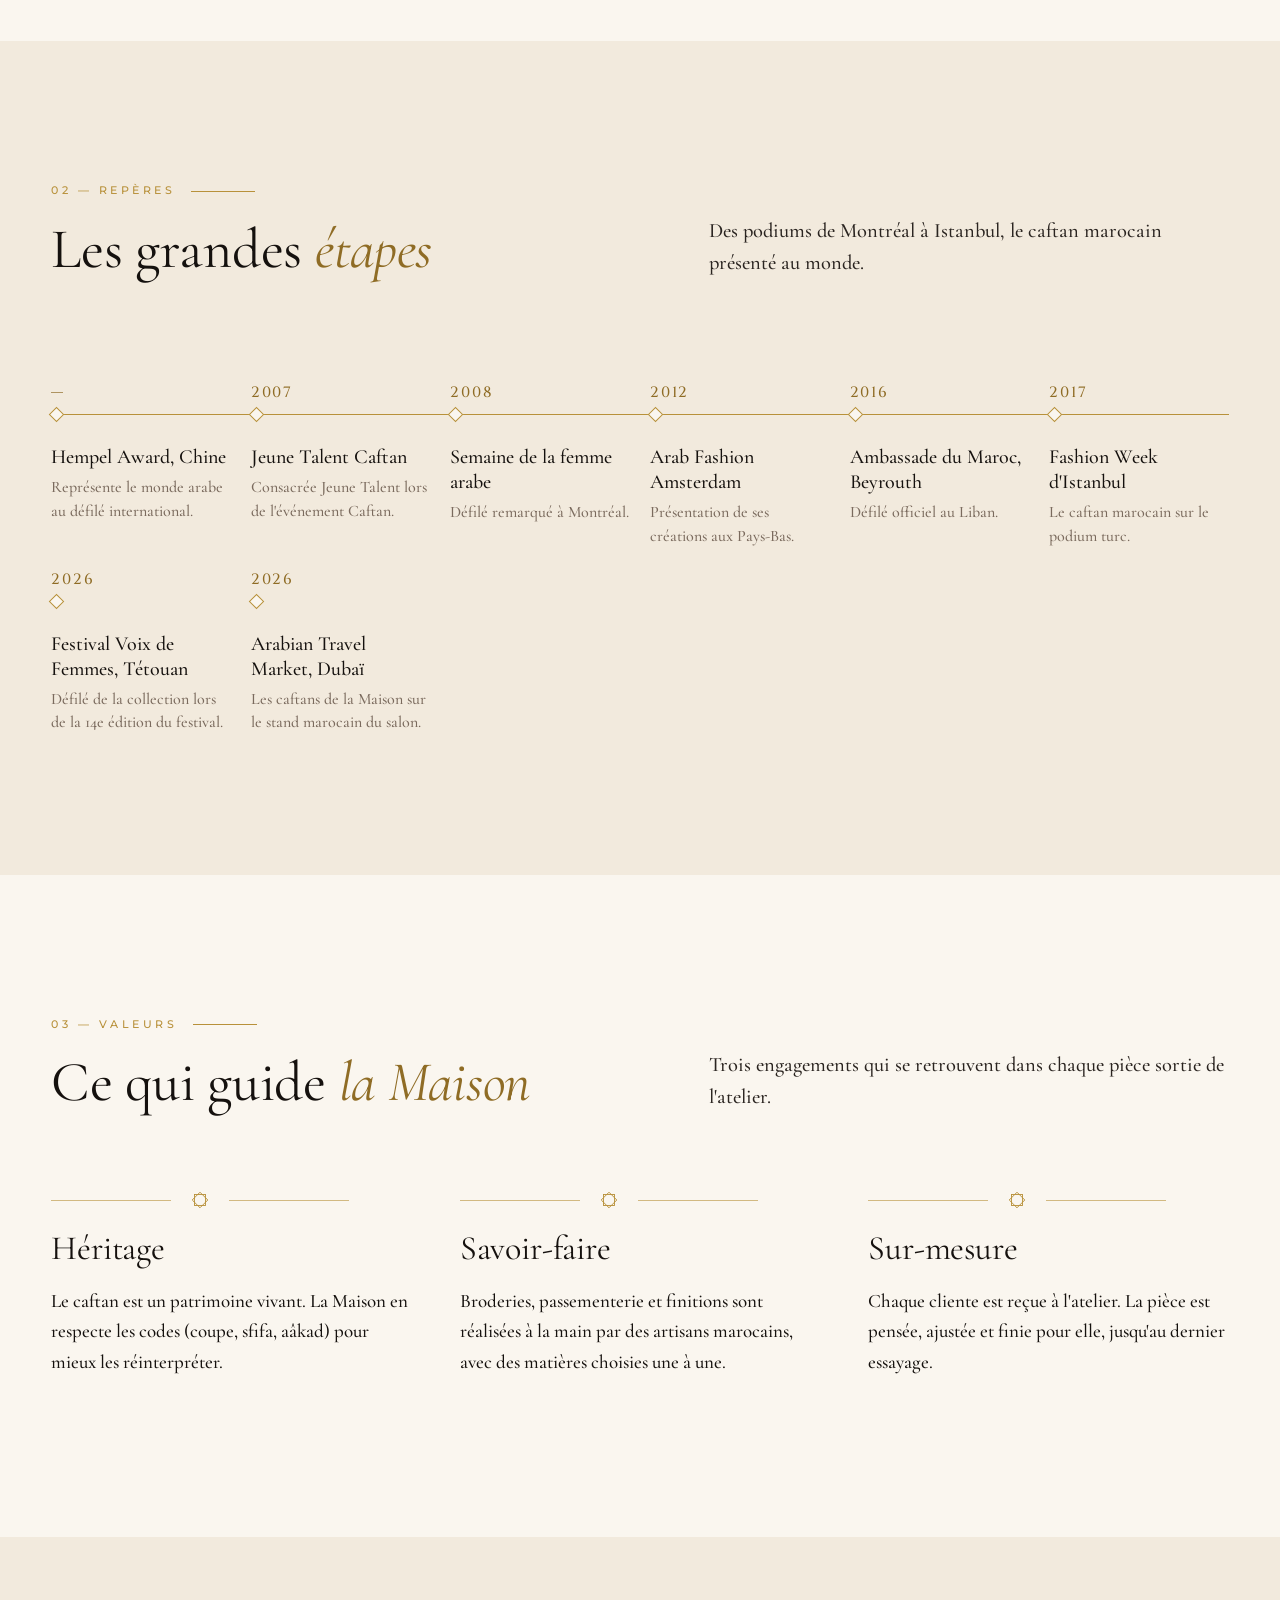
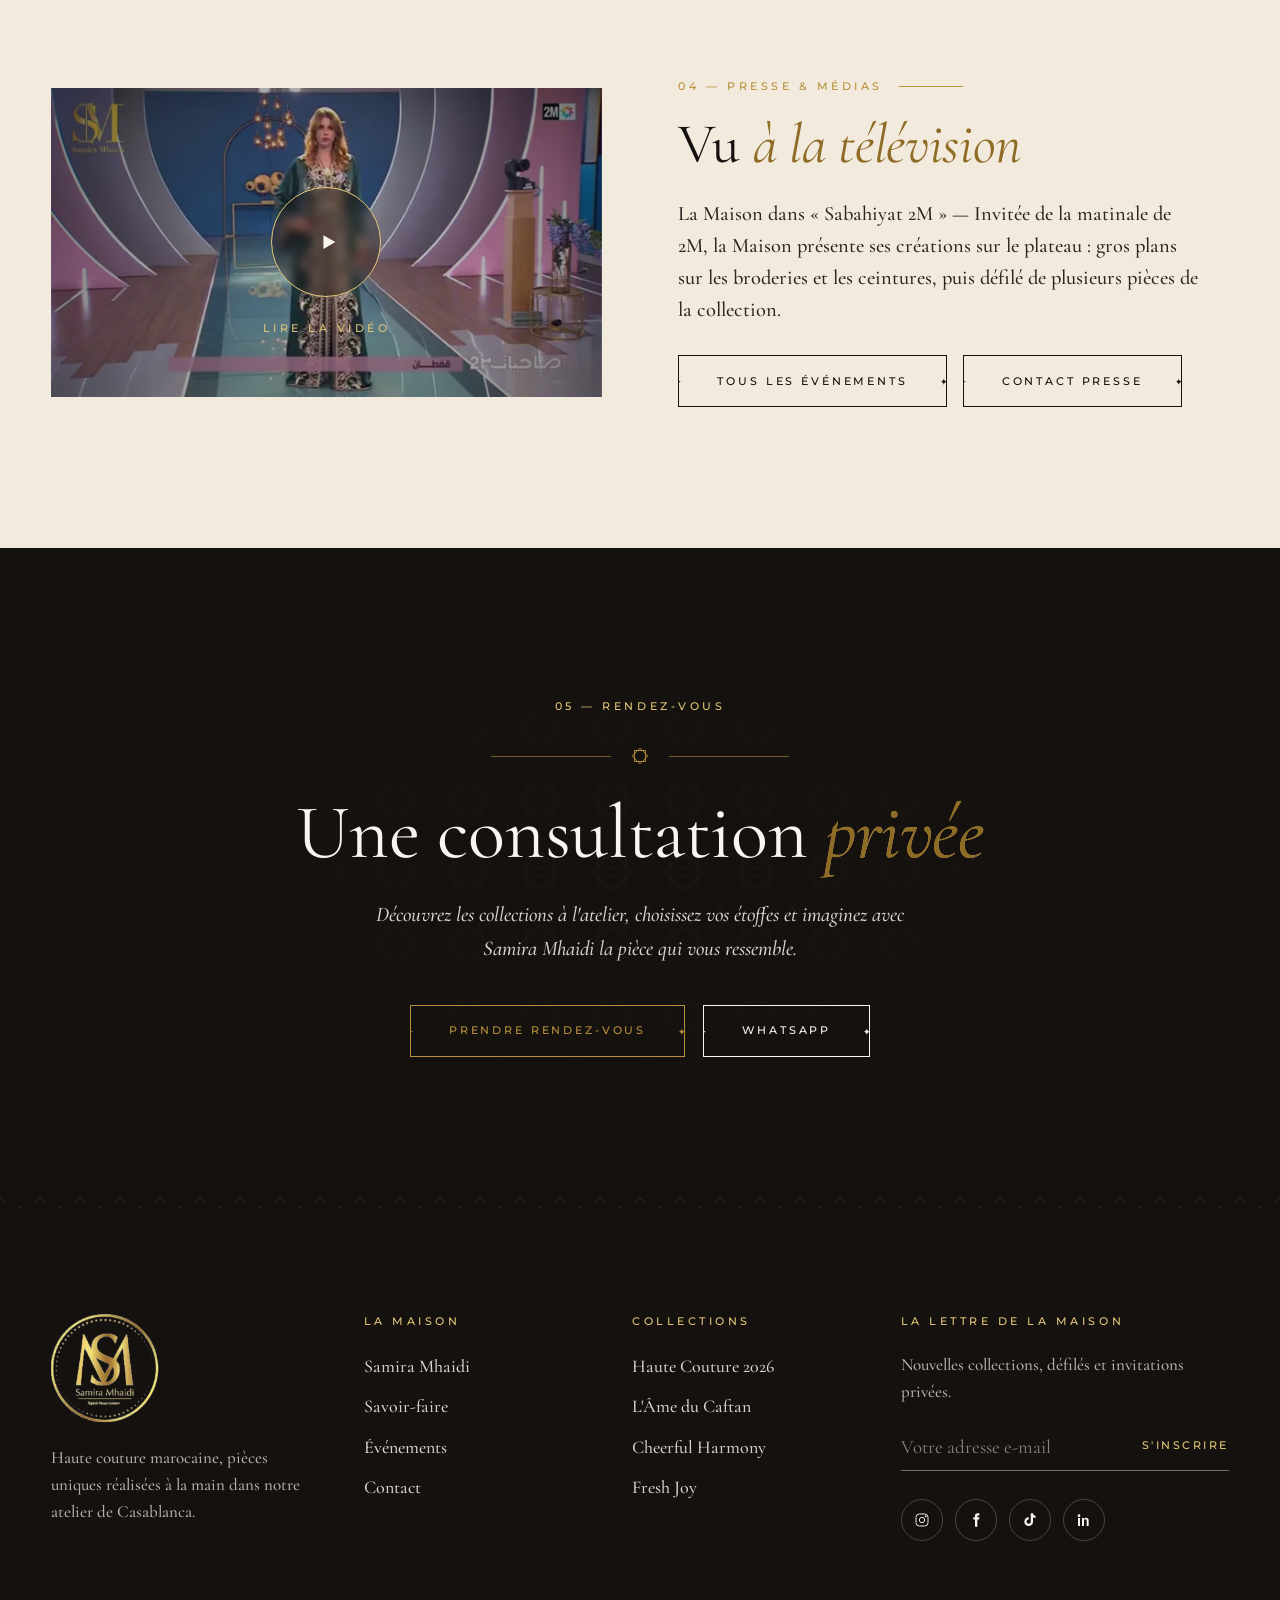
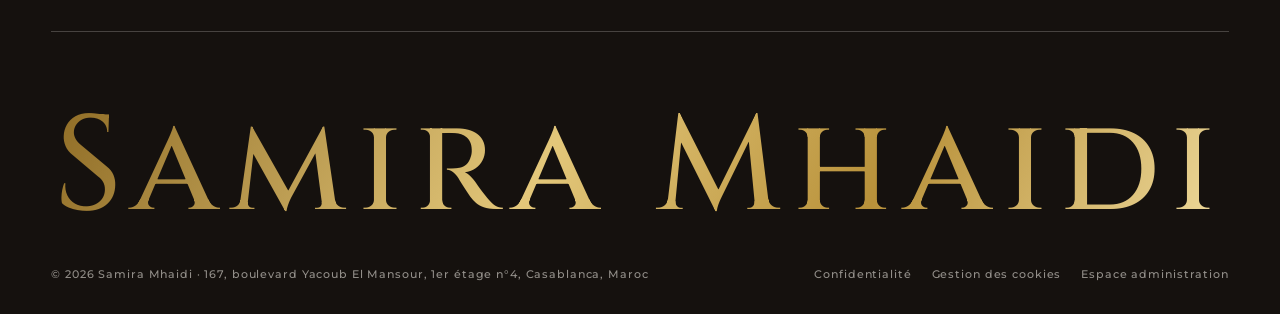
<file: maison.html>
<!doctype html>
<html lang="fr">
<head>
  <meta charset="utf-8">
  <meta name="viewport" content="width=device-width, initial-scale=1">
  <title>La Maison — Samira Mhaidi, créatrice de haute couture marocaine</title>
  <meta name="description" content="Samira Mhaidi, diplômée du Collège LaSalle de Montréal, présente le caftan marocain sur les podiums internationaux depuis 2007.">
  <meta name="theme-color" content="#15110e">
  <link rel="icon" type="image/png" href="assets/img/favicon.png">
  <link rel="preconnect" href="https://fonts.googleapis.com">
  <link rel="preconnect" href="https://fonts.gstatic.com" crossorigin>
  <link href="https://fonts.googleapis.com/css2?family=Cinzel:wght@400;500&family=Cormorant+Garamond:ital,wght@0,400;0,500;0,600;1,400;1,500&family=Montserrat:wght@400;500;600&family=Pinyon+Script&display=swap" rel="stylesheet">
  <link rel="stylesheet" href="assets/css/site.css">
  <script>try{if(sessionStorage.getItem("sm_loaded"))document.documentElement.classList.add("no-loader")}catch(e){}</script>
  <script defer src="assets/js/config.js"></script>
  <script defer src="assets/js/seed.js"></script>
  <script defer src="assets/js/store.js"></script>
  <script defer src="assets/js/site.js"></script>
</head>
<body data-page="maison">
  <div class="loader" aria-hidden="true"><div class="loader__in"><img src="assets/img/logo-sm-cercle.webp" alt=""><div class="loader__bar"><i></i></div></div></div>

  <main id="main">
    <header class="page-hero">
      <div class="page-hero__media"><img src="assets/img/portrait-samira.webp" srcset="assets/img/portrait-samira-sm.webp 600w, assets/img/portrait-samira.webp 1600w" sizes="100vw" alt="Samira Mhaidi" style="object-position:50% 30%" fetchpriority="high"></div>
      <div class="wrap page-hero__content">
        <span class="eyebrow" style="color:var(--gold-light)">La Maison</span>
        <h1 class="display">Samira Mhaidi</h1>
        <p>Créatrice et directrice artistique. Le caftan marocain, de Casablanca aux podiums du monde.</p>
      </div>
    </header>

    <nav class="chapters" aria-label="Chapitres de la page">
      <div class="wrap chapters__inner">
        <ul class="chapters__list"></ul>
        <div class="chapters__now"><span class="chapters__count"></span><span class="chapters__text"></span></div>
      </div>
      <div class="chapters__progress"><i></i></div>
      <div class="chapters__ticks"></div>
    </nav>

    <section class="section" id="parcours" data-chapter="Parcours" data-chapter-text="De la littérature anglaise à la haute couture." data-bind="bio"></section>
    <section class="section section--sand" id="reperes" data-chapter="Repères" data-chapter-text="Les défilés qui ont marqué la Maison." data-bind="timeline"></section>

    <section class="section" id="valeurs" data-chapter="Valeurs" data-chapter-text="Héritage, savoir-faire et sur-mesure.">
      <div class="wrap">
        <div class="s-head">
          <div class="reveal"><div class="s-head__num eyebrow">03 — Valeurs</div><h2 class="title">Ce qui guide <em>la Maison</em></h2></div>
          <p class="lead reveal reveal-d1">Trois engagements qui se retrouvent dans chaque pièce sortie de l'atelier.</p>
        </div>
        <div class="grid-looks" style="grid-template-columns:repeat(auto-fit,minmax(240px,1fr));gap:48px">
          <article class="reveal"><div class="star-divider" style="justify-content:flex-start"><svg viewBox="0 0 24 24" fill="none" stroke="currentColor" stroke-width="1"><rect x="6" y="6" width="12" height="12"/><rect x="6" y="6" width="12" height="12" transform="rotate(45 12 12)"/></svg></div><h3 class="title" style="font-size:34px;margin:20px 0 12px">Héritage</h3><p>Le caftan est un patrimoine vivant. La Maison en respecte les codes (coupe, sfifa, aâkad) pour mieux les réinterpréter.</p></article>
          <article class="reveal reveal-d1"><div class="star-divider" style="justify-content:flex-start"><svg viewBox="0 0 24 24" fill="none" stroke="currentColor" stroke-width="1"><rect x="6" y="6" width="12" height="12"/><rect x="6" y="6" width="12" height="12" transform="rotate(45 12 12)"/></svg></div><h3 class="title" style="font-size:34px;margin:20px 0 12px">Savoir-faire</h3><p>Broderies, passementerie et finitions sont réalisées à la main par des artisans marocains, avec des matières choisies une à une.</p></article>
          <article class="reveal reveal-d2"><div class="star-divider" style="justify-content:flex-start"><svg viewBox="0 0 24 24" fill="none" stroke="currentColor" stroke-width="1"><rect x="6" y="6" width="12" height="12"/><rect x="6" y="6" width="12" height="12" transform="rotate(45 12 12)"/></svg></div><h3 class="title" style="font-size:34px;margin:20px 0 12px">Sur-mesure</h3><p>Chaque cliente est reçue à l'atelier. La pièce est pensée, ajustée et finie pour elle, jusqu'au dernier essayage.</p></article>
        </div>
      </div>
    </section>

    <section class="section section--sand" id="presse" data-chapter="Presse" data-chapter-text="Dossier de presse et demandes médias." data-bind="presse"></section>
    <section class="section rdv" id="rendez-vous" data-chapter="Rendez-vous" data-chapter-text="Rencontrer la créatrice à l'atelier." data-bind="rendez-vous"></section>
  </main>
</body>
</html>
</file>
<file: assets/css/site.css>
/* =========================================================
   Samira Mhaidi — Haute Couture Marocaine · V1
   Palette issue du site existant : ivoire, noir, or, camel.
   ========================================================= */
:root {
  --ivory: #faf6ef;
  --sand: #f2eadd;
  --camel: #c49a7c;
  --camel-deep: #a87e62;
  --cacao: #3b2a20;
  --ink: #15110e;
  --ink-2: #2a2420;
  --muted: #7a6a5d;
  --gold: #b8913a;
  --gold-light: #e3c77a;
  --gold-deep: #8f6c25;
  --gold-grad: linear-gradient(120deg, #8f6c25 0%, #e3c77a 42%, #b8913a 70%, #f0dc9e 100%);
  --line: rgba(21, 17, 14, 0.12);
  --line-light: rgba(250, 246, 239, 0.22);

  --f-display: "Cinzel", "Times New Roman", serif;
  --f-serif: "Cormorant Garamond", "Georgia", serif;
  --f-sans: "Montserrat", "Helvetica Neue", Arial, sans-serif;
  --f-script: "Pinyon Script", cursive;

  --bar-h: 34px;
  --hdr-h: 78px;
  --gutter: clamp(16px, 4vw, 56px);
  --maxw: 1440px;
  --ease: cubic-bezier(0.19, 1, 0.22, 1);
  --ease-soft: cubic-bezier(0.39, 0.575, 0.565, 1);

  --zellige: url("data:image/svg+xml,%3Csvg xmlns='http://www.w3.org/2000/svg' width='72' height='72' viewBox='0 0 72 72'%3E%3Cg fill='none' stroke='%23b8913a' stroke-width='0.7'%3E%3Crect x='22' y='22' width='28' height='28'/%3E%3Crect x='22' y='22' width='28' height='28' transform='rotate(45 36 36)'/%3E%3Ccircle cx='36' cy='36' r='5'/%3E%3Cpath d='M0 0l8 8M72 0l-8 8M0 72l8-8M72 72l-8-8'/%3E%3C/g%3E%3C/svg%3E");
}

*,
*::before,
*::after { box-sizing: border-box; }
html { -webkit-text-size-adjust: 100%; scroll-behavior: smooth; }
body {
  margin: 0;
  background: var(--ivory);
  color: var(--ink);
  font-family: var(--f-serif);
  font-size: 19px;
  font-weight: 500;
  line-height: 1.6;
  -webkit-font-smoothing: antialiased;
  overflow-x: hidden;
}
img, video { display: block; max-width: 100%; }
a { color: inherit; text-decoration: none; }
button { font: inherit; color: inherit; background: none; border: 0; cursor: pointer; padding: 0; }
::selection { background: var(--gold-light); color: var(--ink); }
:focus-visible { outline: 1px solid var(--gold); outline-offset: 3px; }
.sr-only { position: absolute; width: 1px; height: 1px; overflow: hidden; clip: rect(0 0 0 0); white-space: nowrap; }
.skip { position: absolute; left: 12px; top: -60px; z-index: 999; background: var(--ink); color: var(--ivory); padding: 10px 16px; font-family: var(--f-sans); font-size: 12px; }
.skip:focus { top: 12px; }

.wrap { width: 100%; max-width: var(--maxw); margin: 0 auto; padding: 0 var(--gutter); }

/* ---------- typographie ---------- */
.eyebrow {
  font-family: var(--f-sans);
  font-size: 11px;
  font-weight: 500;
  letter-spacing: 0.32em;
  text-transform: uppercase;
}
.display {
  font-family: var(--f-display);
  font-weight: 400;
  letter-spacing: 0.06em;
  line-height: 1.05;
  text-transform: uppercase;
  margin: 0;
}
.title {
  font-family: var(--f-serif);
  font-weight: 400;
  font-size: clamp(34px, 4.4vw, 64px);
  line-height: 1.05;
  letter-spacing: -0.005em;
  margin: 0;
}
.title em { font-style: italic; color: var(--gold-deep); }
.lead { font-size: clamp(19px, 1.6vw, 23px); line-height: 1.55; color: var(--ink-2); }
.script { font-family: var(--f-script); font-weight: 400; font-size: 1.6em; color: var(--gold); line-height: 1; }
.gold-text { background: var(--gold-grad); -webkit-background-clip: text; background-clip: text; color: transparent; }
.muted { color: var(--muted); }

/* ---------- boutons (signature : étoiles de part et d'autre, comme l'ancien site) ---------- */
.btn {
  --c: var(--ink);
  position: relative;
  display: inline-flex;
  align-items: center;
  justify-content: center;
  gap: 12px;
  min-height: 52px;
  padding: 0 38px;
  border: 1px solid var(--c);
  color: var(--c);
  font-family: var(--f-sans);
  font-size: 11px;
  font-weight: 500;
  letter-spacing: 0.26em;
  text-transform: uppercase;
  overflow: hidden;
  isolation: isolate;
  transition: color 0.5s var(--ease), border-color 0.5s var(--ease);
}
.btn::before,
.btn::after {
  content: "✦";
  position: absolute;
  top: 50%;
  font-size: 9px;
  line-height: 1;
  color: var(--c);
  transform: translateY(-50%);
  transition: color 0.5s var(--ease);
}
.btn::before { left: -5px; }
.btn::after { right: -5px; }
.btn span.fill {
  position: absolute; inset: 0; z-index: -1;
  background: var(--c);
  transform: scaleX(0);
  transform-origin: right;
  transition: transform 0.6s var(--ease);
}
.btn:hover span.fill { transform: scaleX(1); transform-origin: left; }
.btn:hover { color: var(--ivory); }
.btn--light { --c: var(--ivory); }
.btn--light:hover { color: var(--ink); }
.btn--gold { --c: var(--gold); }
.btn--gold:hover { color: var(--ivory); }
.btn--solid { background: var(--ink); color: var(--ivory); }
.btn--solid span.fill { background: var(--gold); }
.btn--solid:hover { border-color: var(--gold); }
.link-u {
  position: relative;
  font-family: var(--f-sans); font-size: 11px; letter-spacing: 0.26em; text-transform: uppercase; font-weight: 500;
  padding-bottom: 6px;
}
.link-u::after {
  content: ""; position: absolute; left: 0; right: 0; bottom: 0; height: 1px; background: currentColor;
  transform: scaleX(0.35); transform-origin: left; transition: transform 0.6s var(--ease);
}
.link-u:hover::after { transform: scaleX(1); }

/* ---------- bandeau d'annonce (inspiration Fadila El Gadi) ---------- */
.announce {
  height: var(--bar-h);
  background: var(--ink);
  color: var(--ivory);
  overflow: hidden;
  display: flex;
  align-items: center;
  position: relative;
}
.announce__track {
  display: flex;
  flex-shrink: 0;
  white-space: nowrap;
  animation: marquee var(--marquee-dur, 38s) linear infinite;
}
.announce:hover .announce__track { animation-play-state: paused; }
.announce__item {
  display: inline-flex; align-items: center; gap: 28px;
  padding-right: 28px;
  font-family: var(--f-sans); font-size: 10.5px; font-weight: 500; letter-spacing: 0.24em; text-transform: uppercase;
}
.announce__item::after { content: ""; width: 28px; height: 1px; background: var(--gold); }
@keyframes marquee { to { transform: translateX(-50%); } }

/* ---------- header (inspiration Cult Gaia) ---------- */
.site-top {
  position: fixed; top: 0; left: 0; right: 0; z-index: 60;
  transition: transform 0.6s var(--ease);
}
.site-top.is-hidden { transform: translateY(calc(-100% - 2px)); }
.hdr {
  position: relative;
  height: var(--hdr-h);
  color: var(--ivory);
  background-color: transparent;
  border-bottom: 1px solid transparent;
  transition: background-color 0.5s var(--ease-soft), color 0.5s var(--ease-soft), border-color 0.5s var(--ease-soft);
}
.hdr::before {
  content: ""; position: absolute; inset: 0; pointer-events: none;
  background: linear-gradient(to bottom, rgba(10, 8, 6, 0.42), rgba(10, 8, 6, 0));
  transition: opacity 0.5s var(--ease-soft);
}
.site-top.is-solid .hdr,
.site-top:hover .hdr,
.site-top.is-open .hdr,
body.no-hero .hdr {
  background-color: var(--ivory);
  color: var(--ink);
  border-color: var(--line);
}
.site-top.is-solid .hdr::before,
.site-top:hover .hdr::before,
.site-top.is-open .hdr::before,
body.no-hero .hdr::before { opacity: 0; }
.hdr__inner {
  position: relative;
  height: 100%;
  display: grid;
  grid-template-columns: 1fr auto 1fr;
  align-items: center;
  gap: 24px;
}
.hdr__nav { display: flex; align-items: center; gap: clamp(18px, 2.2vw, 38px); }
.hdr__nav--right { justify-content: flex-end; }
.hdr__link {
  position: relative;
  display: inline-flex; align-items: center; gap: 6px;
  height: var(--hdr-h);
  font-family: var(--f-sans); font-size: 11px; font-weight: 500; letter-spacing: 0.22em; text-transform: uppercase;
  transition: color 0.35s var(--ease-soft);
}
.hdr__link::after {
  content: ""; position: absolute; left: 50%; right: 50%; bottom: 24px; height: 1px; background: var(--gold);
  transition: left 0.5s var(--ease), right 0.5s var(--ease);
}
.hdr__link:hover, .hdr__link[aria-expanded="true"], .hdr__link.is-current { color: var(--gold); }
.hdr__link:hover::after, .hdr__link[aria-expanded="true"]::after, .hdr__link.is-current::after { left: 0; right: 0; }
.hdr__link .chev { width: 8px; height: 8px; transition: transform 0.4s var(--ease); }
.hdr__link[aria-expanded="true"] .chev { transform: rotate(180deg); }
.hdr__logo { display: flex; flex-direction: column; align-items: center; gap: 2px; text-align: center; }
.hdr__logo .display { font-size: clamp(19px, 2vw, 27px); letter-spacing: 0.16em; }
.hdr__logo small { font-family: var(--f-sans); font-size: 8.5px; letter-spacing: 0.42em; text-transform: uppercase; opacity: 0.8; }
.hdr__rdv { border: 1px solid currentColor; padding: 0 18px; height: 38px; }
.hdr__rdv::after { display: none; }
.hdr__rdv:hover { background: var(--gold); border-color: var(--gold); color: var(--ivory); }
.hdr__icon { width: 18px; height: 18px; }
.hdr__burger { display: none; width: 40px; height: 40px; align-items: center; justify-content: flex-start; }
.hdr__burger span { display: block; width: 24px; height: 1px; background: currentColor; position: relative; }
.hdr__burger span::before, .hdr__burger span::after { content: ""; position: absolute; left: 0; width: 24px; height: 1px; background: currentColor; }
.hdr__burger span::before { top: -7px; }
.hdr__burger span::after { top: 7px; width: 16px; }

/* méga-menu */
.mega {
  position: absolute; left: 0; right: 0; top: 100%;
  background: var(--ivory);
  color: var(--ink);
  border-bottom: 1px solid var(--line);
  clip-path: inset(0 0 100% 0);
  visibility: hidden;
  transition: clip-path 0.7s var(--ease), visibility 0s 0.7s;
}
.mega.is-open { clip-path: inset(0 0 0 0); visibility: visible; transition: clip-path 0.7s var(--ease), visibility 0s; }
.mega__inner { display: grid; grid-template-columns: 1.1fr 1fr 1fr 1.3fr; gap: 48px; padding-top: 40px; padding-bottom: 48px; }
.mega__col h4 { margin: 0 0 18px; }
.mega__col ul { list-style: none; margin: 0; padding: 0; display: grid; gap: 10px; }
.mega__col a {
  font-family: var(--f-serif); font-size: 22px; line-height: 1.2;
  display: inline-flex; align-items: baseline; gap: 10px;
  transition: color 0.3s var(--ease-soft), transform 0.5s var(--ease);
}
.mega__col a small { font-family: var(--f-sans); font-size: 10px; letter-spacing: 0.2em; color: var(--muted); }
.mega__col a:hover { color: var(--gold); transform: translateX(6px); }
.mega__col a.is-soon { color: var(--muted); }
.mega__preview { position: relative; aspect-ratio: 4 / 3; overflow: hidden; background: var(--sand); }
.mega__preview img { position: absolute; inset: 0; width: 100%; height: 100%; object-fit: cover; object-position: center 20%; opacity: 0; transform: scale(1.06); transition: opacity 0.6s var(--ease-soft), transform 1.2s var(--ease); }
.mega__preview img.is-on { opacity: 1; transform: scale(1); }
.mega__preview figcaption { position: absolute; left: 16px; bottom: 14px; color: var(--ivory); text-shadow: 0 1px 12px rgba(0, 0, 0, 0.5); }
.mega-veil { position: fixed; inset: 0; z-index: 55; background: rgba(21, 17, 14, 0.35); opacity: 0; visibility: hidden; transition: opacity 0.5s, visibility 0s 0.5s; }
.mega-veil.is-on { opacity: 1; visibility: visible; transition: opacity 0.5s, visibility 0s; }

/* menu mobile */
.mnav {
  position: fixed; inset: 0; z-index: 80;
  background: var(--ink); color: var(--ivory);
  display: flex; flex-direction: column;
  padding: 24px var(--gutter) 32px;
  clip-path: circle(0 at 32px 32px);
  transition: clip-path 0.8s var(--ease);
  overflow-y: auto;
}
.mnav.is-open { clip-path: circle(150% at 32px 32px); }
.mnav__top { display: flex; justify-content: space-between; align-items: center; }
.mnav__close { width: 40px; height: 40px; font-size: 26px; font-weight: 300; }
.mnav ul { list-style: none; margin: 40px 0 auto; padding: 0; display: grid; gap: 6px; }
.mnav li a { font-family: var(--f-display); font-size: clamp(26px, 8vw, 40px); letter-spacing: 0.05em; display: block; padding: 4px 0; }
.mnav li a:hover { color: var(--gold-light); }
.mnav li small { display: block; font-family: var(--f-sans); font-size: 10px; letter-spacing: 0.24em; text-transform: uppercase; color: var(--gold-light); margin-bottom: 4px; }
.mnav__foot { display: grid; gap: 8px; font-family: var(--f-sans); font-size: 12px; letter-spacing: 0.08em; color: rgba(250, 246, 239, 0.7); }
.mnav__foot .zel { height: 40px; background-image: var(--zellige); background-size: 36px; opacity: 0.4; margin-bottom: 12px; }

/* ---------- hero vidéo (inspiration Elie Saab) ---------- */
.hero {
  position: relative;
  height: 100vh; height: 100svh;
  min-height: 600px;
  color: var(--ivory);
  overflow: hidden;
  background: var(--ink);
}
.hero__media { position: absolute; inset: 0; }
.hero__media img, .hero__media video { width: 100%; height: 100%; object-fit: cover; object-position: center 25%; }
.hero__media img { animation: kenburns 18s var(--ease-soft) forwards; transform-origin: 50% 30%; }
@keyframes kenburns { from { transform: scale(1.12); } to { transform: scale(1); } }
.hero__shade { position: absolute; inset: 0; background: radial-gradient(ellipse at center, rgba(10, 8, 6, 0.25) 0%, rgba(10, 8, 6, 0.55) 70%), linear-gradient(to bottom, rgba(10, 8, 6, 0.1) 60%, rgba(10, 8, 6, 0.6)); }
.hero__frame { position: absolute; inset: calc(var(--bar-h) + var(--hdr-h) + 18px) 18px 18px; border: 1px solid rgba(227, 199, 122, 0.35); pointer-events: none; }
.hero__content {
  position: absolute; inset: 0;
  display: flex; flex-direction: column; align-items: center; justify-content: center;
  text-align: center;
  padding: calc(var(--bar-h) + var(--hdr-h)) var(--gutter) 60px;
}
.hero__arch { position: absolute; width: min(460px, 70vw); height: auto; opacity: 0.55; pointer-events: none; }
.hero__arch path { stroke-dasharray: 2200; stroke-dashoffset: 2200; animation: draw 3.2s 0.6s var(--ease) forwards; }
@keyframes draw { to { stroke-dashoffset: 0; } }
.hero__eyebrow { color: var(--gold-light); margin-bottom: 26px; }
.hero__title { font-size: clamp(46px, 9vw, 132px); letter-spacing: 0.04em; }
.hero__title .line { display: block; overflow: hidden; }
.hero__title .line > span { display: inline-block; transform: translateY(110%); animation: rise 1.4s var(--ease) forwards; }
.hero__title .line:nth-child(2) > span { animation-delay: 0.15s; }
@keyframes rise { to { transform: translateY(0); } }
.hero__sub { max-width: 560px; margin: 26px auto 38px; font-size: clamp(18px, 1.6vw, 22px); font-style: italic; opacity: 0; animation: fadein 1.2s 0.9s forwards; }
.hero__cta { opacity: 0; animation: fadein 1.2s 1.2s forwards; }
@keyframes fadein { to { opacity: 1; } }
.hero__scroll { position: absolute; left: 50%; bottom: 34px; transform: translateX(-50%); display: flex; flex-direction: column; align-items: center; gap: 10px; font-family: var(--f-sans); font-size: 9px; letter-spacing: 0.3em; text-transform: uppercase; }
.hero__scroll i { width: 1px; height: 46px; background: linear-gradient(var(--gold-light), transparent); animation: scrollcue 2.2s var(--ease-soft) infinite; transform-origin: top; }
@keyframes scrollcue { 0% { transform: scaleY(0); } 50% { transform: scaleY(1); transform-origin: top; } 51% { transform-origin: bottom; } 100% { transform: scaleY(0); transform-origin: bottom; } }
.hero .ph-badge { position: absolute; left: 34px; bottom: 34px; z-index: 2; }

/* en-tête de page intérieure */
.page-hero {
  position: relative;
  min-height: 72vh;
  display: flex; align-items: flex-end;
  color: var(--ivory);
  background: var(--ink);
  overflow: hidden;
}
.page-hero__media { position: absolute; inset: 0; }
.page-hero__media img, .page-hero__media video { width: 100%; height: 100%; object-fit: cover; object-position: center 25%; }
.page-hero__media::after { content: ""; position: absolute; inset: 0; background: linear-gradient(to bottom, rgba(10, 8, 6, 0.35), rgba(10, 8, 6, 0.15) 40%, rgba(10, 8, 6, 0.7)); }
.page-hero__content { position: relative; padding-top: calc(var(--bar-h) + var(--hdr-h) + 60px); padding-bottom: clamp(40px, 6vw, 80px); width: 100%; }
.page-hero h1 { font-size: clamp(40px, 7vw, 104px); }
.page-hero p { max-width: 620px; font-size: clamp(18px, 1.6vw, 22px); font-style: italic; margin: 18px 0 0; }
.page-hero--light { background: var(--sand); color: var(--ink); min-height: 0; }
.page-hero--light .page-hero__content { padding-bottom: 56px; }
.page-hero .ph { position: absolute; inset: 0; border: 0; }

/* ---------- barre de chapitres (inspiration Elie Saab) ---------- */
.chapters {
  position: sticky; top: 0; z-index: 40;
  background: rgba(250, 246, 239, 0.94);
  -webkit-backdrop-filter: blur(10px); backdrop-filter: blur(10px);
  border-bottom: 1px solid var(--line);
  transition: top 0.6s var(--ease);
}
body.top-visible .chapters { top: calc(var(--bar-h) + var(--hdr-h)); }
.chapters__inner { display: flex; align-items: center; gap: 24px; height: 58px; }
.chapters__list { display: flex; gap: clamp(14px, 2.4vw, 40px); list-style: none; margin: 0; padding: 0; overflow-x: auto; scrollbar-width: none; flex: 1; }
.chapters__list::-webkit-scrollbar { display: none; }
.chapters__list a {
  display: inline-flex; align-items: center; gap: 8px; white-space: nowrap;
  font-family: var(--f-sans); font-size: 10.5px; letter-spacing: 0.22em; text-transform: uppercase; font-weight: 500;
  color: var(--muted);
  padding: 20px 0;
  transition: color 0.4s var(--ease-soft);
}
.chapters__list a b { font-weight: 500; color: var(--gold); opacity: 0.7; }
.chapters__list a:hover { color: var(--ink); }
.chapters__list a.is-active { color: var(--ink); }
.chapters__list a.is-active b { opacity: 1; }
.chapters__now { display: flex; align-items: center; gap: 12px; min-width: 0; max-width: 38%; font-style: italic; font-size: 16px; color: var(--ink-2); }
.chapters__now span { overflow: hidden; text-overflow: ellipsis; white-space: nowrap; transition: opacity 0.4s; }
.chapters__count { font-family: var(--f-sans); font-style: normal; font-size: 10px; letter-spacing: 0.2em; color: var(--gold); white-space: nowrap; }
.chapters__progress { position: absolute; left: 0; right: 0; bottom: -1px; height: 2px; background: transparent; }
.chapters__progress i { display: block; height: 100%; width: 100%; background: var(--gold-grad); transform-origin: left; transform: scaleX(0); }
.chapters__ticks { position: absolute; left: 0; right: 0; bottom: -1px; height: 7px; pointer-events: none; }
.chapters__ticks i { position: absolute; bottom: 0; width: 1px; height: 7px; background: var(--gold); opacity: 0.6; }

/* ---------- sections ---------- */
.section { position: relative; padding: clamp(80px, 11vw, 160px) 0; scroll-margin-top: 120px; }
.section--sand { background: var(--sand); }
.section--ink { background: var(--ink); color: var(--ivory); }
.section--tight { padding: clamp(56px, 7vw, 96px) 0; }
.s-head { display: grid; grid-template-columns: minmax(0, 1fr) minmax(0, 1fr); gap: clamp(24px, 5vw, 80px); align-items: end; margin-bottom: clamp(40px, 6vw, 80px); }
.s-head__num { display: flex; align-items: center; gap: 16px; margin-bottom: 20px; color: var(--gold); }
.s-head__num::after { content: ""; width: 64px; height: 1px; background: currentColor; }
.s-head p { margin: 0; max-width: 520px; justify-self: end; }
.s-head--center { grid-template-columns: 1fr; text-align: center; justify-items: center; }
.s-head--center p { justify-self: center; }
.s-head--center .s-head__num::before { content: ""; width: 64px; height: 1px; background: currentColor; }

.star-divider { display: flex; align-items: center; justify-content: center; gap: 18px; color: var(--gold); margin: 0 auto; }
.star-divider::before, .star-divider::after { content: ""; width: min(120px, 18vw); height: 1px; background: currentColor; opacity: 0.6; }
.star-divider svg { width: 22px; height: 22px; }

/* ---------- carrousel de looks ---------- */
.rail { position: relative; }
.rail__track {
  display: grid; grid-auto-flow: column; grid-auto-columns: clamp(240px, 26vw, 380px);
  gap: clamp(14px, 1.6vw, 24px);
  overflow-x: auto; overscroll-behavior-x: contain;
  scroll-snap-type: x mandatory;
  scroll-padding-inline: var(--gutter);
  padding: 0 var(--gutter) 8px;
  scrollbar-width: none;
  cursor: grab;
}
.rail__track::-webkit-scrollbar { display: none; }
.rail__track.is-drag { cursor: grabbing; scroll-snap-type: none; }
.rail__track > * { scroll-snap-align: start; }
.rail__bar { display: flex; align-items: center; gap: 28px; margin-top: 34px; }
.rail__line { flex: 1; height: 1px; background: var(--line); position: relative; }
.rail__line i { position: absolute; left: 0; top: -0.5px; height: 2px; background: var(--ink); width: 20%; transition: transform 0.2s linear; }
.rail__btns { display: flex; gap: 10px; }
.rail__btn { width: 48px; height: 48px; border: 1px solid var(--line); border-radius: 50%; display: grid; place-items: center; transition: background 0.4s, color 0.4s, border-color 0.4s; }
.rail__btn:hover { background: var(--ink); color: var(--ivory); border-color: var(--ink); }
.rail__btn svg { width: 16px; height: 16px; }

/* carte look : image -> vidéo / 2e image au survol */
.look { position: relative; display: flex; flex-direction: column; justify-content: flex-start; align-self: start; text-align: left; width: 100%; }
.look__media { position: relative; aspect-ratio: 2 / 3; overflow: hidden; background: var(--sand); }
.look__media img, .look__media video { position: absolute; inset: 0; width: 100%; height: 100%; object-fit: cover; object-position: center 18%; }
.look__media img { transition: transform 1.4s var(--ease), opacity 0.7s var(--ease-soft); }
.look__alt, .look__media video { opacity: 0; }
.look:hover .look__media img.look__main { transform: scale(1.05); }
.look.has-alt:hover .look__alt { opacity: 1; }
.look.has-video:hover video { opacity: 1; transition: opacity 0.5s; }
.look__tag {
  position: absolute; left: 12px; top: 12px; z-index: 2;
  display: inline-flex; align-items: center; gap: 6px;
  padding: 6px 10px; background: rgba(250, 246, 239, 0.92); color: var(--ink);
  font-family: var(--f-sans); font-size: 9px; letter-spacing: 0.18em; text-transform: uppercase;
  opacity: 0; transform: translateY(-6px); transition: opacity 0.4s, transform 0.5s var(--ease);
}
.look:hover .look__tag { opacity: 1; transform: none; }
.look__tag--video::before { content: ""; width: 0; height: 0; border-left: 6px solid var(--gold); border-top: 4px solid transparent; border-bottom: 4px solid transparent; }
.look__view {
  position: absolute; left: 50%; top: 50%; z-index: 2;
  width: 84px; height: 84px; border-radius: 50%;
  display: grid; place-items: center;
  background: rgba(250, 246, 239, 0.9); color: var(--ink);
  font-family: var(--f-sans); font-size: 9.5px; letter-spacing: 0.22em; text-transform: uppercase;
  transform: translate(-50%, -50%) scale(0.4); opacity: 0;
  transition: transform 0.6s var(--ease), opacity 0.4s;
}
.look:hover .look__view { transform: translate(-50%, -50%) scale(1); opacity: 1; }
.look__info { display: flex; justify-content: space-between; gap: 12px; padding-top: 16px; min-width: 0; }
.look__info > div { min-width: 0; }
.look__name { font-size: 22px; line-height: 1.2; }
.look__meta { font-family: var(--f-sans); font-size: 9.5px; letter-spacing: 0.2em; text-transform: uppercase; color: var(--muted); padding-top: 6px; white-space: nowrap; }
.look__num { font-family: var(--f-display); font-size: 12px; color: var(--gold); letter-spacing: 0.1em; }

/* ---------- bloc vide annoté (visuel / vidéo à fournir) ---------- */
.ph {
  position: relative;
  width: 100%; height: 100%;
  min-height: 220px;
  display: grid; place-items: center;
  background-color: var(--sand);
  background-image: var(--zellige);
  background-size: 64px;
  border: 1px dashed var(--gold);
  color: var(--cacao);
  text-align: center;
  overflow: hidden;
}
.ph::before { content: ""; position: absolute; inset: 0; background: radial-gradient(circle at center, rgba(242, 234, 221, 0.96) 30%, rgba(242, 234, 221, 0.75)); }
.ph__inner { position: relative; max-width: 380px; padding: 24px; display: grid; justify-items: center; gap: 10px; }
.ph__icon { width: 54px; height: 54px; border-radius: 50%; border: 1px solid var(--gold); display: grid; place-items: center; color: var(--gold); }
.ph__icon svg { width: 20px; height: 20px; }
.ph__title { font-family: var(--f-sans); font-size: 10.5px; letter-spacing: 0.26em; text-transform: uppercase; font-weight: 600; color: var(--gold-deep); }
.ph__text { margin: 0; font-size: 17px; line-height: 1.45; font-style: italic; }
.ph--dark { background-color: #1f1a16; color: var(--ivory); }
.ph--dark::before { background: radial-gradient(circle at center, rgba(31, 26, 22, 0.94) 30%, rgba(31, 26, 22, 0.7)); }
.ph--dark .ph__title { color: var(--gold-light); }
.look__media .ph { position: absolute; inset: 0; min-height: 0; }
.ph-badge {
  display: inline-flex; align-items: center; gap: 10px; max-width: 360px;
  padding: 10px 14px; border: 1px dashed var(--gold-light);
  background: rgba(21, 17, 14, 0.62); color: var(--ivory);
  -webkit-backdrop-filter: blur(6px); backdrop-filter: blur(6px);
  font-family: var(--f-sans); font-size: 10.5px; line-height: 1.5; letter-spacing: 0.04em;
}
.ph-badge b { color: var(--gold-light); font-weight: 600; letter-spacing: 0.2em; text-transform: uppercase; font-size: 9.5px; display: block; }
.ph-badge svg { width: 18px; height: 18px; flex-shrink: 0; color: var(--gold-light); }
.ph-badge--light { background: var(--sand); color: var(--ink-2); border-color: var(--gold); }
.ph-badge--light b, .ph-badge--light svg { color: var(--gold-deep); }

/* ---------- bloc vidéo défilé ---------- */
.film { position: relative; aspect-ratio: 16 / 9; overflow: hidden; background: var(--ink); }
.film > img, .film > video { width: 100%; height: 100%; object-fit: cover; }
.film .ph { position: absolute; inset: 0; }
.film__play {
  position: absolute; left: 50%; top: 50%; transform: translate(-50%, -50%);
  width: 110px; height: 110px; border-radius: 50%; border: 1px solid var(--gold-light);
  display: grid; place-items: center; color: var(--ivory);
  transition: transform 0.6s var(--ease), background 0.4s;
}
.film__play:hover { transform: translate(-50%, -50%) scale(1.08); background: rgba(184, 145, 58, 0.25); }
.film__play svg { width: 22px; height: 22px; margin-left: 4px; }
.film-strip { display: grid; grid-template-columns: repeat(4, minmax(0, 1fr)); gap: clamp(8px, 1vw, 16px); margin-top: clamp(8px, 1vw, 16px); }
.film-strip .look__media { aspect-ratio: 3 / 4; }

/* ---------- lecteur vidéo (lancement au clic) ---------- */
.player { position: absolute; inset: 0; background: var(--ink); overflow: hidden; }
.player__poster { position: absolute; inset: 0; width: 100%; height: 100%; object-fit: cover; object-position: center 25%; transition: transform 1.6s var(--ease), opacity 0.6s; }
.player::after { content: ""; position: absolute; inset: 0; background: radial-gradient(circle at center, rgba(10, 8, 6, 0.1), rgba(10, 8, 6, 0.55)); pointer-events: none; transition: opacity 0.5s; }
.player__btn { position: absolute; inset: 0; z-index: 2; width: 100%; color: var(--ivory); cursor: pointer; }
.player__btn .film__play { background: rgba(21, 17, 14, 0.35); backdrop-filter: blur(4px); -webkit-backdrop-filter: blur(4px); }
.player__btn:hover .film__play, .player__btn:focus-visible .film__play { transform: translate(-50%, -50%) scale(1.08); background: rgba(184, 145, 58, 0.35); }
.player__btn:hover ~ .player__poster, .player:hover .player__poster { transform: scale(1.03); }
.player__label { position: absolute; left: 50%; top: calc(50% + 78px); transform: translateX(-50%); color: var(--gold-light); white-space: nowrap; }
.player.is-playing::after { opacity: 0; }
.player video, .player iframe { position: absolute; inset: 0; width: 100%; height: 100%; border: 0; object-fit: contain; background: #000; }
.split__media .player__poster { transition: transform 1.6s var(--ease); }
.event__play { position: absolute; z-index: 2; top: clamp(18px, 2vw, 28px); right: clamp(18px, 2vw, 28px); width: 54px; height: 54px; border-radius: 50%; border: 1px solid var(--gold-light); display: grid; place-items: center; color: var(--ivory); background: rgba(21, 17, 14, 0.35); transition: transform 0.6s var(--ease), background 0.4s; }
.event__play svg { width: 16px; height: 16px; margin-left: 3px; }
.event:hover .event__play { transform: scale(1.1); background: rgba(184, 145, 58, 0.35); }

/* ---------- événements : galerie et agrandissement ---------- */
.ev-row { margin-bottom: clamp(70px, 9vw, 130px); }
.chip--gold { display: flex; width: max-content; border-color: var(--gold); color: var(--gold-deep); margin-bottom: 16px; }
.gallery { display: grid; grid-template-columns: repeat(3, minmax(0, 1fr)); gap: 8px; margin-top: 28px; }
.gallery__item { position: relative; aspect-ratio: 1; overflow: hidden; background: var(--sand); cursor: zoom-in; }
.gallery__item img { position: absolute; inset: 0; width: 100%; height: 100%; object-fit: cover; object-position: center 20%; transition: transform 1.2s var(--ease), opacity 0.4s; }
.gallery__item:hover img, .gallery__item:focus-visible img { transform: scale(1.06); }
.gallery__more { position: absolute; inset: 0; display: grid; place-items: center; background: rgba(21, 17, 14, 0.55); color: var(--ivory); font-family: var(--f-serif); font-size: 30px; }
.lightbox { position: fixed; inset: 0; z-index: 95; display: grid; grid-template-columns: 70px minmax(0, 1fr) 70px; align-items: center; background: rgba(15, 12, 10, 0.94); opacity: 0; visibility: hidden; transition: opacity 0.4s, visibility 0s 0.4s; }
.lightbox.is-open { opacity: 1; visibility: visible; transition: opacity 0.4s; }
.lightbox__fig { margin: 0; height: 100vh; height: 100dvh; display: flex; flex-direction: column; align-items: center; justify-content: center; gap: 14px; padding: 56px 0 24px; }
.lightbox__fig img { max-width: 100%; max-height: calc(100dvh - 120px); object-fit: contain; }
.lightbox__fig figcaption { color: var(--gold-light); text-align: center; }
.lightbox__close { position: absolute; top: 14px; right: 18px; width: 48px; height: 48px; font-size: 34px; font-weight: 300; color: var(--ivory); transition: transform 0.5s var(--ease), color 0.3s; }
.lightbox__close:hover { transform: rotate(90deg); color: var(--gold-light); }
.lightbox__nav { width: 52px; height: 52px; justify-self: center; display: grid; place-items: center; color: var(--ivory); border: 1px solid var(--line-light); border-radius: 50%; transition: border-color 0.3s, color 0.3s; }
.lightbox__nav:hover { border-color: var(--gold-light); color: var(--gold-light); }
.lightbox__nav svg { width: 20px; height: 20px; }
.lightbox__nav[hidden] { display: none; }

/* ---------- image + texte côte à côte (inspiration Cult Gaia) ---------- */
.split { display: grid; grid-template-columns: 1fr 1fr; gap: clamp(28px, 6vw, 110px); align-items: center; }
.split--rev .split__media { order: 2; }
.split__media { position: relative; overflow: hidden; aspect-ratio: 4 / 5; background: var(--sand); }
.split__media img { width: 100%; height: 100%; object-fit: cover; object-position: center 20%; transition: transform 1.6s var(--ease); }
.split__media:hover img { transform: scale(1.04); }
.split__text { max-width: 520px; }
.split__text .title { margin: 18px 0 24px; }
.split__text p { margin: 0 0 20px; }
.split__meta { display: flex; flex-wrap: wrap; gap: 8px; margin: 26px 0 34px; }
.chip { display: inline-flex; align-items: center; height: 30px; padding: 0 14px; border: 1px solid var(--line); border-radius: 30px; font-family: var(--f-sans); font-size: 10px; letter-spacing: 0.16em; text-transform: uppercase; }

/* ---------- savoir-faire : image fixe + étapes ---------- */
.sf { display: grid; grid-template-columns: 1fr 1fr; gap: clamp(28px, 6vw, 110px); }
.sf__visual { position: sticky; top: calc(var(--bar-h) + var(--hdr-h) + 90px); height: min(78vh, 760px); align-self: start; overflow: hidden; }
.body-compact .sf__visual { top: 90px; }
.sf__visual > figure { position: absolute; inset: 0; margin: 0; opacity: 0; transition: opacity 0.9s var(--ease-soft); }
.sf__visual > figure.is-on { opacity: 1; }
.sf__visual img { width: 100%; height: 100%; object-fit: cover; object-position: center 25%; transform: scale(1.08); transition: transform 2.4s var(--ease); }
.sf__visual > figure.is-on img { transform: scale(1); }
.sf__visual .arch-mask { border-radius: 999px 999px 0 0; overflow: hidden; position: absolute; inset: 0; }
.sf__steps { display: grid; gap: 0; }
.sf__step { min-height: 62vh; display: flex; flex-direction: column; justify-content: center; padding: 40px 0; border-top: 1px solid var(--line); opacity: 0.35; transition: opacity 0.6s; }
.sf__step.is-on { opacity: 1; }
.sf__step:last-child { border-bottom: 1px solid var(--line); }
.sf__step h3 { font-family: var(--f-serif); font-weight: 400; font-size: clamp(30px, 3.2vw, 46px); margin: 12px 0 16px; }
.sf__step p { margin: 0; max-width: 460px; }

/* ---------- maison ---------- */
.arch-img { position: relative; border-radius: 999px 999px 0 0; overflow: hidden; aspect-ratio: 3 / 4; background: var(--camel); }
.arch-img img { width: 100%; height: 100%; object-fit: cover; object-position: 50% 20%; }
.arch-img::after { content: ""; position: absolute; inset: 12px; border: 1px solid rgba(250, 246, 239, 0.5); border-radius: 999px 999px 0 0; pointer-events: none; }
.maison { display: grid; grid-template-columns: 0.9fr 1.1fr; gap: clamp(28px, 7vw, 120px); align-items: center; }
.maison__sign { margin-top: 26px; display: flex; align-items: baseline; gap: 18px; }
.maison__sign .script { font-size: 44px; }

.timeline { margin-top: clamp(56px, 8vw, 110px); position: relative; }
.timeline__line { position: absolute; left: 0; right: 0; top: 33px; height: 1px; background: var(--line); }
.timeline__line i { position: absolute; inset: 0; background: var(--gold); transform-origin: left; transform: scaleX(0); transition: transform 2s var(--ease); }
.timeline.is-in .timeline__line i { transform: scaleX(1); }
.timeline__list { list-style: none; margin: 0; padding: 0; display: grid; grid-template-columns: repeat(6, 1fr); gap: 20px; }
.timeline__item { position: relative; padding-top: 64px; cursor: default; }
.timeline__item::before { content: ""; position: absolute; top: 28px; left: 0; width: 11px; height: 11px; background: var(--ivory); border: 1px solid var(--gold); transform: rotate(45deg); transition: background 0.4s, transform 0.5s var(--ease); }
.timeline__item:hover::before { background: var(--gold); transform: rotate(225deg) scale(1.2); }
.timeline__year { position: absolute; top: 0; left: 0; font-family: var(--f-display); font-size: 15px; letter-spacing: 0.12em; color: var(--gold-deep); }
.timeline__item h4 { margin: 0 0 6px; font-family: var(--f-serif); font-weight: 500; font-size: 20px; line-height: 1.25; }
.timeline__item p { margin: 0; font-size: 16px; color: var(--muted); line-height: 1.45; }

/* ---------- événements ---------- */
.events { display: grid; grid-template-columns: 1.3fr 1fr 1fr; gap: clamp(14px, 1.6vw, 24px); }
.event { position: relative; display: block; overflow: hidden; background: var(--ink); color: var(--ivory); min-height: 420px; }
.event:first-child { grid-row: span 2; min-height: 640px; }
.event img { position: absolute; inset: 0; width: 100%; height: 100%; object-fit: cover; transition: transform 1.6s var(--ease), opacity 0.6s; opacity: 0.86; }
.event:hover img { transform: scale(1.05); opacity: 0.7; }
.event::after { content: ""; position: absolute; inset: 0; background: linear-gradient(to bottom, transparent 40%, rgba(10, 8, 6, 0.85)); }
.event__body { position: absolute; left: 0; right: 0; bottom: 0; z-index: 2; padding: clamp(20px, 2.4vw, 34px); }
.event__body h3 { font-family: var(--f-serif); font-weight: 400; font-size: clamp(24px, 2.2vw, 32px); line-height: 1.15; margin: 10px 0 0; }
.event__body p { margin: 10px 0 0; font-size: 16px; max-height: 0; opacity: 0; overflow: hidden; transition: max-height 0.7s var(--ease), opacity 0.5s; }
.event:hover .event__body p { max-height: 120px; opacity: 0.9; }
.event .ph { position: absolute; inset: 0; }
.event--ph::after { display: none; }
.event--ph .event__body { color: var(--ivory); background: linear-gradient(to top, rgba(21, 17, 14, 0.9), transparent); }

/* ---------- rendez-vous ---------- */
.rdv { position: relative; overflow: hidden; background: var(--ink); color: var(--ivory); text-align: center; }
.rdv::before { content: ""; position: absolute; inset: 0; background-image: var(--zellige); background-size: 72px; opacity: 0.12; }
.rdv::after { content: ""; position: absolute; inset: 0; background: radial-gradient(ellipse at center, rgba(21, 17, 14, 0.2), var(--ink) 75%); }
.rdv .wrap { position: relative; z-index: 2; }
.rdv .title { font-size: clamp(40px, 6vw, 88px); }
.rdv p { max-width: 560px; margin: 24px auto 40px; font-style: italic; font-size: 21px; color: rgba(250, 246, 239, 0.85); }
.rdv__actions { display: flex; justify-content: center; flex-wrap: wrap; gap: 18px; }

/* ---------- pages collections ---------- */
.filters { display: flex; flex-wrap: wrap; gap: 10px; margin-bottom: 44px; }
.filter {
  height: 40px; padding: 0 20px; border: 1px solid var(--line); border-radius: 40px;
  font-family: var(--f-sans); font-size: 10.5px; letter-spacing: 0.18em; text-transform: uppercase;
  transition: background 0.4s, color 0.4s, border-color 0.4s;
}
.filter:hover { border-color: var(--ink); }
.filter.is-on { background: var(--ink); color: var(--ivory); border-color: var(--ink); }
.coll-list { display: grid; gap: clamp(70px, 10vw, 150px); }
.coll-row .split__media { aspect-ratio: 4 / 5; }
.coll-row .display { font-size: clamp(34px, 4.4vw, 62px); margin: 16px 0 6px; }
.grid-looks { display: grid; grid-template-columns: repeat(4, minmax(0, 1fr)); gap: clamp(16px, 2vw, 28px) clamp(12px, 1.4vw, 22px); }
.grid-looks .look.is-hidden { display: none; }
.cat-cards { display: grid; grid-template-columns: repeat(2, 1fr); gap: 24px; }
.cat-card { position: relative; display: grid; grid-template-columns: 0.9fr 1.1fr; background: var(--ivory); border: 1px solid var(--line); overflow: hidden; transition: border-color 0.4s; }
.cat-card:hover { border-color: var(--gold); }
.cat-card__imgs { display: grid; grid-template-columns: 1fr 1fr; gap: 2px; min-height: 260px; }
.cat-card__imgs img { width: 100%; height: 100%; object-fit: cover; object-position: center 20%; }
.cat-card__body { padding: 30px; display: flex; flex-direction: column; gap: 12px; }
.cat-card__body h3 { margin: 0; font-family: var(--f-serif); font-weight: 400; font-size: 30px; }
.cat-card__body p { margin: 0; font-size: 17px; }
.cat-card__body .ph { min-height: 0; padding: 4px 0; background: none; border: 0; text-align: left; place-items: start; }
.cat-card__body .ph::before { display: none; }
.cat-card__body .ph .ph__inner { padding: 0; justify-items: start; }
.cat-card__body .ph .ph__icon { display: none; }

/* lookbook masonry */
.lookbook { columns: 3 280px; column-gap: clamp(14px, 1.6vw, 24px); }
.lookbook .look { break-inside: avoid; margin-bottom: clamp(24px, 3vw, 44px); }
.lookbook .look:nth-child(3n + 2) .look__media { aspect-ratio: 3 / 4; }

/* ---------- contact ---------- */
.contact { display: grid; grid-template-columns: 1.15fr 0.85fr; gap: clamp(32px, 7vw, 120px); align-items: start; }
.form { display: grid; grid-template-columns: 1fr 1fr; gap: 28px 28px; }
.field { position: relative; display: grid; }
.field--full { grid-column: 1 / -1; }
.field input, .field textarea, .field select {
  width: 100%;
  border: 0; border-bottom: 1px solid rgba(21, 17, 14, 0.3); border-radius: 0;
  background: transparent;
  padding: 26px 0 10px;
  font-family: var(--f-serif); font-size: 20px; color: var(--ink);
  transition: border-color 0.4s;
  -webkit-appearance: none; appearance: none;
}
.field select { cursor: pointer; background-image: url("data:image/svg+xml,%3Csvg xmlns='http://www.w3.org/2000/svg' width='10' height='6'%3E%3Cpath d='M0 0l5 6 5-6' fill='none' stroke='%23b8913a'/%3E%3C/svg%3E"); background-repeat: no-repeat; background-position: right 4px center; }
.field textarea { resize: vertical; min-height: 130px; }
.field label {
  position: absolute; left: 0; top: 30px;
  font-family: var(--f-sans); font-size: 11px; letter-spacing: 0.2em; text-transform: uppercase; color: var(--muted);
  pointer-events: none; transform-origin: left; transition: transform 0.4s var(--ease), color 0.4s;
}
.field input:focus, .field textarea:focus, .field select:focus { outline: none; border-color: var(--gold); }
.field input:focus + label, .field input:not(:placeholder-shown) + label,
.field textarea:focus + label, .field textarea:not(:placeholder-shown) + label,
.field select + label, .field input[type="date"] + label { transform: translateY(-24px) scale(0.85); color: var(--gold-deep); }
.no-loader .loader { display: none; }
.field__line { position: absolute; left: 0; right: 0; bottom: 0; height: 1px; background: var(--gold); transform: scaleX(0); transform-origin: left; transition: transform 0.6s var(--ease); }
.field input:focus ~ .field__line, .field textarea:focus ~ .field__line, .field select:focus ~ .field__line { transform: scaleX(1); }
.field.is-error input, .field.is-error textarea, .field.is-error select { border-color: #a5402d; }
.field__err { font-family: var(--f-sans); font-size: 11px; color: #a5402d; margin-top: 6px; min-height: 1px; }
.check { grid-column: 1 / -1; display: flex; gap: 12px; align-items: flex-start; font-size: 16px; line-height: 1.45; color: var(--ink-2); cursor: pointer; }
.check input { -webkit-appearance: none; appearance: none; width: 18px; height: 18px; border: 1px solid var(--gold); flex-shrink: 0; margin-top: 3px; display: grid; place-items: center; cursor: pointer; }
.check input:checked { background: var(--gold); }
.check input:checked::after { content: "✓"; color: var(--ivory); font-size: 12px; font-family: var(--f-sans); }
.form__foot { grid-column: 1 / -1; display: flex; align-items: center; gap: 24px; flex-wrap: wrap; margin-top: 8px; }
.form__note { font-family: var(--f-sans); font-size: 11px; color: var(--muted); letter-spacing: 0.04em; }
.form-ok { display: none; text-align: center; padding: 60px 30px; border: 1px solid var(--gold); background: var(--sand); }
.form-ok.is-on { display: block; animation: fadein 0.8s forwards; }
.form-ok .star-divider { margin-bottom: 20px; }
.contact-card { background: var(--sand); padding: clamp(28px, 3.4vw, 48px); display: grid; gap: 26px; }
.contact-card dt { font-family: var(--f-sans); font-size: 10px; letter-spacing: 0.24em; text-transform: uppercase; color: var(--gold-deep); margin-bottom: 6px; }
.contact-card dd { margin: 0; font-size: 21px; line-height: 1.4; }
.contact-card dd a:hover { color: var(--gold-deep); }
.map { position: relative; aspect-ratio: 16 / 9; margin-top: clamp(56px, 7vw, 100px); background: var(--sand); background-image: var(--zellige); background-size: 64px; display: grid; place-items: center; border: 1px solid var(--line); overflow: hidden; }
.map iframe { position: absolute; inset: 0; width: 100%; height: 100%; border: 0; filter: grayscale(0.5) sepia(0.15); }

/* ---------- prose (pages légales) ---------- */
.prose { max-width: 760px; }
.prose h2 { font-family: var(--f-serif); font-weight: 500; font-size: 30px; margin: 48px 0 12px; }
.prose p, .prose li { color: var(--ink-2); }
.prose table { display: block; overflow-x: auto; width: 100%; border-collapse: collapse; font-size: 16px; margin: 16px 0; }
.prose th, .prose td { text-align: left; padding: 10px 12px; border-bottom: 1px solid var(--line); vertical-align: top; }
.prose th { font-family: var(--f-sans); font-size: 10px; letter-spacing: 0.18em; text-transform: uppercase; color: var(--gold-deep); font-weight: 500; }

/* ---------- footer ---------- */
.footer { position: relative; background: var(--ink); color: var(--ivory); padding: clamp(70px, 9vw, 120px) 0 30px; overflow: hidden; }
.footer__zel { position: absolute; left: 0; right: 0; top: 0; height: 10px; background-image: var(--zellige); background-size: 40px; opacity: 0.5; }
.footer__top { display: grid; grid-template-columns: 1.2fr 1fr 1fr 1.3fr; gap: 48px; padding-bottom: clamp(50px, 7vw, 90px); border-bottom: 1px solid var(--line-light); }
.footer__brand img { width: 108px; height: auto; margin-bottom: 20px; }
.footer__brand p { font-size: 17px; color: rgba(250, 246, 239, 0.7); max-width: 280px; margin: 0; }
.footer h4 { color: var(--gold-light); margin: 0 0 20px; }
.footer ul { list-style: none; margin: 0; padding: 0; display: grid; gap: 10px; }
.footer ul a { font-size: 18px; color: rgba(250, 246, 239, 0.85); transition: color 0.3s; }
.footer ul a:hover { color: var(--gold-light); }
.footer__news p { font-size: 17px; color: rgba(250, 246, 239, 0.7); margin: 0 0 18px; }
.news { display: flex; border-bottom: 1px solid rgba(250, 246, 239, 0.4); }
.news input { flex: 1; min-width: 0; background: none; border: 0; color: var(--ivory); padding: 12px 0; font-family: var(--f-serif); font-size: 19px; }
.news input::placeholder { color: rgba(250, 246, 239, 0.5); }
.news input:focus { outline: none; }
.news button { font-family: var(--f-sans); font-size: 10.5px; letter-spacing: 0.24em; text-transform: uppercase; color: var(--gold-light); padding-left: 16px; }
.socials { display: flex; gap: 12px; margin-top: 28px; }
.socials a { width: 42px; height: 42px; border: 1px solid var(--line-light); border-radius: 50%; display: grid; place-items: center; transition: background 0.4s, border-color 0.4s, color 0.4s; }
.socials a:hover { background: var(--gold); border-color: var(--gold); color: var(--ink); }
.socials svg { width: 16px; height: 16px; }
.footer__word { font-family: var(--f-display); font-size: clamp(42px, 10.5vw, 168px); letter-spacing: 0.08em; line-height: 1; text-align: center; margin: clamp(40px, 6vw, 70px) 0 30px; white-space: nowrap; }
.footer__bottom { display: flex; justify-content: space-between; flex-wrap: wrap; gap: 14px; font-family: var(--f-sans); font-size: 11px; letter-spacing: 0.08em; color: rgba(250, 246, 239, 0.55); }
.footer__bottom a:hover { color: var(--gold-light); }
.footer__bottom nav { display: flex; gap: 20px; flex-wrap: wrap; }

/* ---------- panneau look (drawer) ---------- */
.drawer { position: fixed; inset: 0; z-index: 90; visibility: hidden; transition: visibility 0s 0.8s; }
.drawer.is-open { visibility: visible; transition: visibility 0s; }
.drawer__veil { position: absolute; inset: 0; background: rgba(21, 17, 14, 0.55); opacity: 0; transition: opacity 0.6s; }
.drawer.is-open .drawer__veil { opacity: 1; }
.drawer__panel {
  position: absolute; top: 0; right: 0; bottom: 0; width: min(980px, 100%);
  background: var(--ivory);
  display: grid; grid-template-columns: 1fr 1fr;
  transform: translateX(100%); transition: transform 0.8s var(--ease);
}
.drawer.is-open .drawer__panel { transform: none; }
.drawer__media { position: relative; background: var(--sand); overflow: hidden; }
.drawer__media img, .drawer__media video { position: absolute; inset: 0; width: 100%; height: 100%; object-fit: cover; object-position: center 20%; }
.drawer__media .ph { position: absolute; inset: 0; }
.drawer__thumbs { position: absolute; left: 16px; bottom: 16px; display: flex; gap: 8px; z-index: 2; }
.drawer__thumbs button { width: 54px; height: 72px; overflow: hidden; border: 1px solid transparent; opacity: 0.75; transition: opacity 0.3s, border-color 0.3s; }
.drawer__thumbs button.is-on, .drawer__thumbs button:hover { opacity: 1; border-color: var(--ivory); }
.drawer__thumbs img { position: static; width: 100%; height: 100%; object-fit: cover; }
.drawer__body { position: relative; padding: clamp(28px, 4vw, 56px); overflow-y: auto; display: flex; flex-direction: column; }
.drawer__close { position: absolute; top: 18px; right: 22px; width: 44px; height: 44px; font-size: 28px; font-weight: 300; line-height: 1; transition: transform 0.5s var(--ease), color 0.3s; }
.drawer__close:hover { transform: rotate(90deg); color: var(--gold); }
.drawer__body h2 { font-family: var(--f-serif); font-weight: 400; font-size: clamp(34px, 3.6vw, 52px); line-height: 1.05; margin: 14px 0 18px; }
.drawer__body .chips { display: flex; flex-wrap: wrap; gap: 8px; margin: 18px 0 28px; }
.drawer__actions { display: grid; gap: 12px; margin-top: auto; padding-top: 28px; }
.drawer__actions .btn { width: 100%; }
.drawer__note { font-family: var(--f-sans); font-size: 11px; letter-spacing: 0.04em; color: var(--muted); margin-top: 14px; line-height: 1.6; }

/* ---------- bandeau cookies ---------- */
.cookie {
  position: fixed; left: 20px; bottom: 20px; z-index: 95;
  width: min(440px, calc(100% - 40px));
  background: var(--ivory); color: var(--ink);
  border: 1px solid var(--line);
  box-shadow: 0 30px 80px -30px rgba(21, 17, 14, 0.45);
  padding: 26px 26px 22px;
  transform: translateY(30px); opacity: 0; visibility: hidden;
  transition: transform 0.7s var(--ease), opacity 0.5s, visibility 0s 0.7s;
}
.cookie.is-on { transform: none; opacity: 1; visibility: visible; transition: transform 0.7s var(--ease), opacity 0.5s, visibility 0s; }
.cookie h3 { margin: 0 0 8px; font-family: var(--f-serif); font-weight: 500; font-size: 24px; }
.cookie p { margin: 0 0 18px; font-size: 16px; line-height: 1.5; color: var(--ink-2); }
.cookie p a { text-decoration: underline; text-underline-offset: 3px; }
.cookie__btns { display: grid; grid-template-columns: 1fr 1fr; gap: 10px; }
.cookie__btns .btn { min-height: 44px; padding: 0 14px; font-size: 10px; letter-spacing: 0.18em; }
.cookie__btns .btn::before, .cookie__btns .btn::after { display: none; }
.cookie__more { grid-column: 1 / -1; justify-self: center; margin-top: 6px; font-family: var(--f-sans); font-size: 10.5px; letter-spacing: 0.14em; text-transform: uppercase; color: var(--muted); text-decoration: underline; text-underline-offset: 4px; }
.cookie__prefs { display: none; gap: 12px; margin: 4px 0 18px; }
.cookie.is-custom .cookie__prefs { display: grid; }
.toggle { display: flex; justify-content: space-between; align-items: center; gap: 16px; padding: 12px 0; border-bottom: 1px solid var(--line); font-size: 16px; line-height: 1.35; }
.toggle small { display: block; font-size: 13.5px; color: var(--muted); }
.toggle input { -webkit-appearance: none; appearance: none; width: 38px; height: 22px; border-radius: 22px; background: rgba(21, 17, 14, 0.18); position: relative; cursor: pointer; flex-shrink: 0; transition: background 0.3s; }
.toggle input::after { content: ""; position: absolute; top: 3px; left: 3px; width: 16px; height: 16px; border-radius: 50%; background: var(--ivory); transition: transform 0.4s var(--ease); }
.toggle input:checked { background: var(--gold); }
.toggle input:checked::after { transform: translateX(16px); }
.toggle input:disabled { opacity: 0.6; cursor: not-allowed; }

/* ---------- WhatsApp ---------- */
.wa {
  position: fixed; right: 20px; bottom: 20px; z-index: 50;
  height: 54px; min-width: 54px; padding: 0 17px;
  border-radius: 54px; background: var(--ink); color: var(--ivory);
  display: inline-flex; align-items: center; gap: 0; overflow: hidden;
  box-shadow: 0 16px 40px -18px rgba(21, 17, 14, 0.6);
  transition: gap 0.5s var(--ease), background 0.4s;
}
.wa svg { width: 20px; height: 20px; flex-shrink: 0; color: var(--gold-light); }
.wa span { max-width: 0; overflow: hidden; white-space: nowrap; font-family: var(--f-sans); font-size: 10.5px; letter-spacing: 0.18em; text-transform: uppercase; transition: max-width 0.6s var(--ease); }
.wa:hover { gap: 12px; background: var(--cacao); }
.wa:hover span { max-width: 200px; }

/* ---------- chargement ---------- */
.loader { position: fixed; inset: 0; z-index: 200; background: var(--ivory); display: grid; place-items: center; transition: opacity 0.8s 0.2s, visibility 0s 1s; }
.loader.is-done { opacity: 0; visibility: hidden; }
.loader__in { display: grid; justify-items: center; gap: 22px; }
.loader img { width: 120px; height: auto; opacity: 0; animation: fadein 0.9s 0.1s forwards; }
.loader__bar { width: 140px; height: 1px; background: var(--line); overflow: hidden; }
.loader__bar i { display: block; height: 100%; background: var(--gold); transform: scaleX(0); transform-origin: left; animation: loadbar 1.1s var(--ease) forwards; }
@keyframes loadbar { to { transform: scaleX(1); } }

/* ---------- curseur « Voir » ---------- */
.cursor { position: fixed; left: 0; top: 0; z-index: 70; pointer-events: none; width: 10px; height: 10px; margin: -5px 0 0 -5px; border-radius: 50%; background: var(--gold); opacity: 0; transition: opacity 0.3s, width 0.5s var(--ease), height 0.5s var(--ease), margin 0.5s var(--ease), background 0.4s; display: grid; place-items: center; }
.cursor.is-on { opacity: 1; }
.cursor.is-big { width: 86px; height: 86px; margin: -43px 0 0 -43px; background: rgba(184, 145, 58, 0.92); }
.cursor b { font-family: var(--f-sans); font-weight: 500; font-size: 9.5px; letter-spacing: 0.22em; text-transform: uppercase; color: var(--ivory); opacity: 0; transition: opacity 0.3s; }
.cursor.is-big b { opacity: 1; }
@media (hover: none) { .cursor { display: none; } }

/* ---------- apparitions au défilement ---------- */
.reveal { opacity: 0; transform: translateY(40px); transition: opacity 1.2s var(--ease), transform 1.2s var(--ease); }
.reveal.is-in { opacity: 1; transform: none; }
.reveal-d1 { transition-delay: 0.1s; } .reveal-d2 { transition-delay: 0.2s; } .reveal-d3 { transition-delay: 0.3s; }
.mask { clip-path: inset(12% 12% 12% 12%); transition: clip-path 1.6s var(--ease); }
.mask img { transform: scale(1.2); transition: transform 1.8s var(--ease); }
.mask.is-in { clip-path: inset(0 0 0 0); }
.mask.is-in img { transform: scale(1); }

/* ---------- responsive ---------- */
@media (max-width: 1100px) {
  .hdr__nav .hdr__link:not(.hdr__rdv):not(.keep) { display: none; }
  .hdr__burger { display: inline-flex; }
  .mega { display: none; }
  .mega__inner { grid-template-columns: 1fr 1fr; }
  .footer__top { grid-template-columns: 1fr 1fr; }
  .timeline__list { grid-template-columns: repeat(3, 1fr); row-gap: 40px; }
  .timeline__line { display: none; }
  .grid-looks { grid-template-columns: repeat(3, minmax(0, 1fr)); }
  .events { grid-template-columns: 1fr 1fr; }
  .event:first-child { grid-row: auto; grid-column: 1 / -1; min-height: 480px; }
  .drawer__panel { grid-template-columns: 1fr; overflow-y: auto; }
  .drawer__media { min-height: 62vh; }
  .chapters__now { display: none; }
}
@media (max-width: 760px) {
  body { font-size: 18px; }
  :root { --hdr-h: 64px; --bar-h: 30px; }
  .hdr__inner { grid-template-columns: auto 1fr auto; gap: 12px; }
  .hdr__logo { justify-self: center; }
  .hdr__logo small { display: none; }
  .hdr__rdv { display: none !important; }
  .hero__frame { inset: calc(var(--bar-h) + var(--hdr-h) + 10px) 10px 10px; }
  .hero .ph-badge { left: 16px; right: 16px; bottom: 90px; max-width: none; }
  .s-head { grid-template-columns: 1fr; }
  .s-head p { justify-self: start; }
  .split, .sf, .maison, .contact { grid-template-columns: 1fr; }
  .split--rev .split__media { order: 0; }
  .sf__visual { position: relative; top: 0; height: 64vh; }
  .sf__step { min-height: 0; padding: 32px 0; opacity: 1; }
  .timeline__list { grid-template-columns: 1fr 1fr; }
  .grid-looks { grid-template-columns: repeat(2, minmax(0, 1fr)); }
  .film-strip { grid-template-columns: repeat(2, minmax(0, 1fr)) !important; }
  .lightbox { grid-template-columns: 1fr; }
  .lightbox__nav { position: absolute; bottom: 18px; z-index: 2; }
  .lightbox__nav--prev { left: calc(50% - 64px); }
  .lightbox__nav--next { right: calc(50% - 64px); }
  .lightbox__fig { padding: 56px 8px 84px; }
  .player__label { top: calc(50% + 66px); }
  .look__info { flex-direction: column; gap: 2px; }
  .look__meta { white-space: normal; padding-top: 0; }
  .events { grid-template-columns: 1fr; }
  .event, .event:first-child { min-height: 420px; }
  .cat-cards { grid-template-columns: 1fr; }
  .cat-card { grid-template-columns: 1fr; }
  .form { grid-template-columns: 1fr; }
  .footer__top { grid-template-columns: 1fr; gap: 36px; }
  .footer__bottom { flex-direction: column; }
  .cookie { left: 10px; right: 10px; bottom: 10px; width: auto; }
  .wa { bottom: 16px; right: 16px; }
  .rail__track { grid-auto-columns: 72vw; }
  .chapters__inner { height: 50px; }
  .chapters__list a { padding: 16px 0; }
}
@media (prefers-reduced-motion: reduce) {
  *, *::before, *::after { animation-duration: 0.01ms !important; animation-iteration-count: 1 !important; transition-duration: 0.01ms !important; scroll-behavior: auto !important; }
  .reveal, .mask { opacity: 1; transform: none; clip-path: none; }
}
</file>
